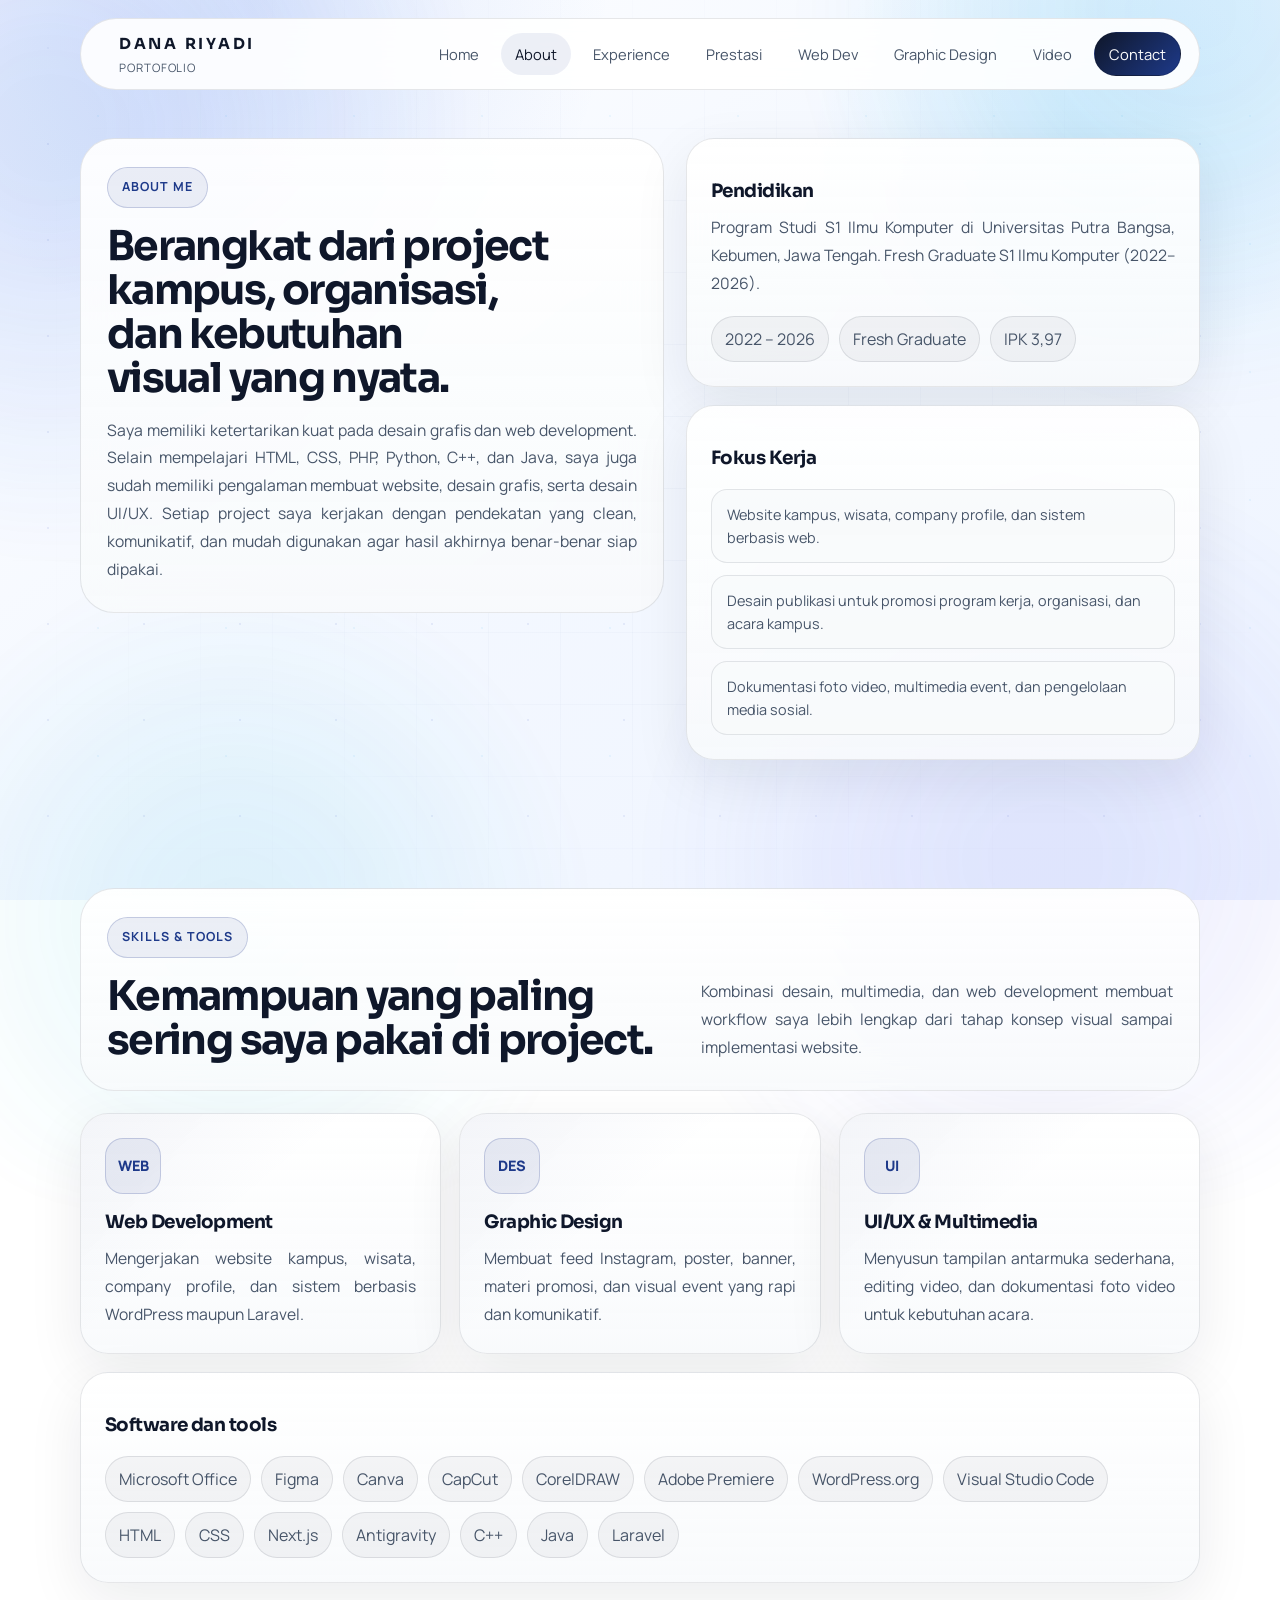
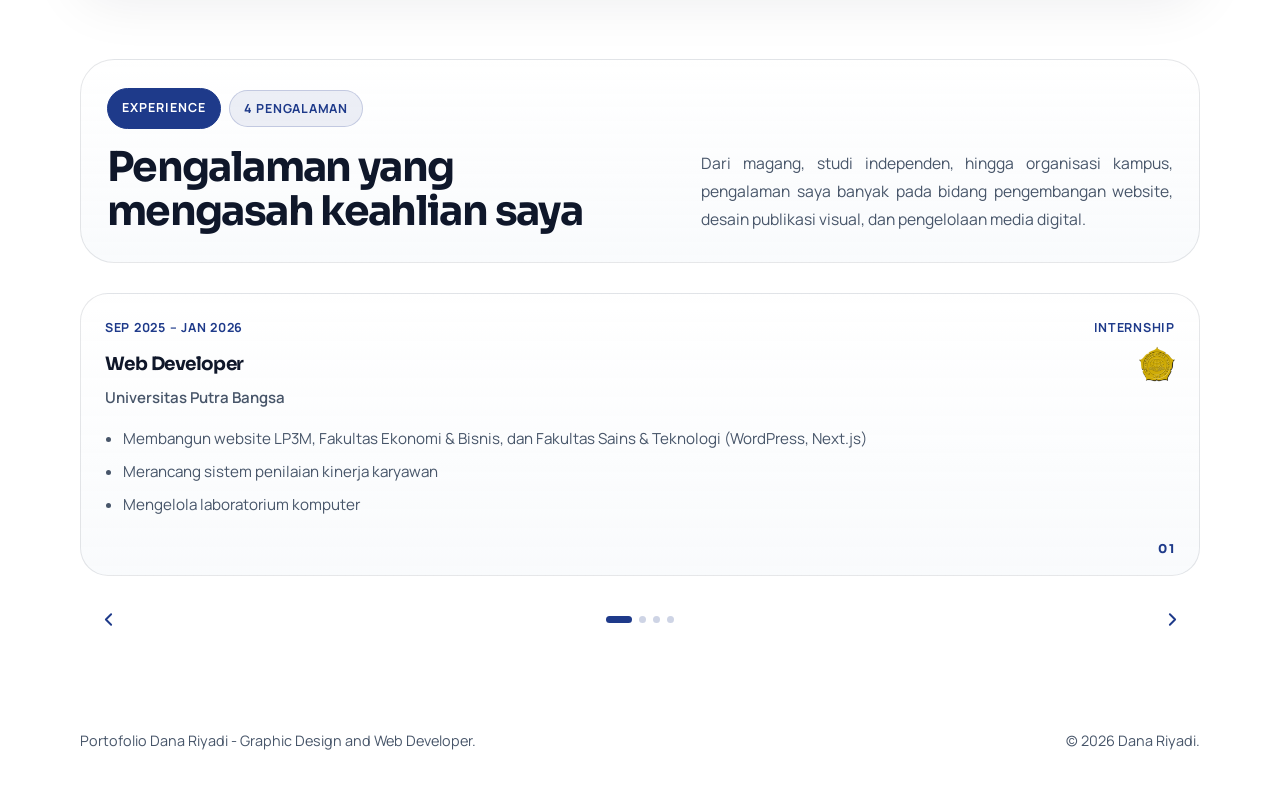
<file: about.html>
<!DOCTYPE html>
<html lang="id">
<head>
  <meta charset="UTF-8">
  <meta name="viewport" content="width=device-width, initial-scale=1.0">
  <meta name="description" content="Tentang Dana Riyadi, graphic designer dan web developer dari Kebumen.">
  <title>About | Dana Riyadi</title>
  <link rel="icon" type="image/png" href="assets/projects/logo.png">
  <link rel="preconnect" href="https://fonts.googleapis.com">
  <link rel="preconnect" href="https://fonts.gstatic.com" crossorigin>
  <link href="https://fonts.googleapis.com/css2?family=Manrope:wght@400;500;600;700;800&family=Sora:wght@500;600;700;800&display=swap" rel="stylesheet">
  <link rel="stylesheet" href="style.css?v=20260904-25">
</head>
<body>
  <div class="page-shell">
    <header class="site-header" id="top">
      <div class="container">
        <nav class="nav">
          <a class="brand" href="index.html" aria-label="Portofolio Dana Riyadi">
            <span class="brand-copy">
              <strong>DANA RIYADI</strong>
              <small>Portofolio</small>
            </span>
          </a>
          <button class="menu-toggle" type="button" aria-label="Buka menu" aria-expanded="false" aria-controls="nav-menu"><span></span><span></span></button>
          <div class="nav-menu" id="nav-menu">
            <a href="index.html">Home</a>
            <a class="active" href="about.html">About</a>
            <a href="index.html#experience">Experience</a>
            <a href="index.html#prestasi">Prestasi</a>
            <a href="webdev.html">Web Dev</a>
            <a href="design.html">Graphic Design</a>
            <a href="video.html">Video</a>
            <a class="nav-cta" href="contact.html">Contact</a>
          </div>
        </nav>
      </div>
    </header>

    <main>
      <section class="section page-hero">
        <div class="container about-grid">
          <div class="section-heading reveal">
            <span class="section-label">About Me</span>
            <h1>Berangkat dari project kampus, organisasi, dan kebutuhan visual yang nyata.</h1>
            <p>
              Saya memiliki ketertarikan kuat pada desain grafis dan web development. Selain mempelajari HTML,
              CSS, PHP, Python, C++, dan Java, saya juga sudah memiliki pengalaman membuat website, desain grafis,
              serta desain UI/UX. Setiap project saya kerjakan dengan pendekatan yang clean, komunikatif,
              dan mudah digunakan agar hasil akhirnya benar-benar siap dipakai.
            </p>
          </div>

          <div class="about-stack">
            <article class="glass-card reveal">
              <h3>Pendidikan</h3>
              <p>
                Program Studi S1 Ilmu Komputer di Universitas Putra Bangsa, Kebumen, Jawa Tengah.
                Fresh Graduate S1 Ilmu Komputer (2022–2026).
              </p>
              <div class="tag-list">
                <span>2022 – 2026</span>
                <span>Fresh Graduate</span>
                <span>IPK 3,97</span>
              </div>
            </article>

            <article class="glass-card reveal">
              <h3>Fokus Kerja</h3>
              <ul class="value-list">
                <li>Website kampus, wisata, company profile, dan sistem berbasis web.</li>
                <li>Desain publikasi untuk promosi program kerja, organisasi, dan acara kampus.</li>
                <li>Dokumentasi foto video, multimedia event, dan pengelolaan media sosial.</li>
              </ul>
            </article>
          </div>
        </div>
      </section>

      <section class="section">
        <div class="container">
          <div class="section-heading section-heading--split reveal">
            <div>
              <span class="section-label">Skills & Tools</span>
              <h2>Kemampuan yang paling sering saya pakai di project.</h2>
            </div>
            <p>
              Kombinasi desain, multimedia, dan web development membuat workflow saya lebih lengkap
              dari tahap konsep visual sampai implementasi website.
            </p>
          </div>

          <div class="services-grid">
            <article class="service-card reveal">
              <div class="service-icon">WEB</div>
              <h3>Web Development</h3>
              <p>Mengerjakan website kampus, wisata, company profile, dan sistem berbasis WordPress maupun Laravel.</p>
            </article>
            <article class="service-card reveal">
              <div class="service-icon">DES</div>
              <h3>Graphic Design</h3>
              <p>Membuat feed Instagram, poster, banner, materi promosi, dan visual event yang rapi dan komunikatif.</p>
            </article>
            <article class="service-card reveal">
              <div class="service-icon">UI</div>
              <h3>UI/UX & Multimedia</h3>
              <p>Menyusun tampilan antarmuka sederhana, editing video, dan dokumentasi foto video untuk kebutuhan acara.</p>
            </article>
          </div>

          <article class="glass-card reveal tools-card">
            <h3>Software dan tools</h3>
            <div class="tag-list skill-cloud">
              <span>Microsoft Office</span><span>Figma</span><span>Canva</span><span>CapCut</span><span>CorelDRAW</span>
              <span>Adobe Premiere</span><span>WordPress.org</span><span>Visual Studio Code</span><span>HTML</span>
              <span>CSS</span><span>Next.js</span><span>Antigravity</span><span>C++</span><span>Java</span><span>Laravel</span>
            </div>
          </article>
        </div>
      </section>

      <section class="section process-section">
        <div class="container">
          <div class="section-heading section-heading--split reveal">
            <div>
              <div class="section-label-row">
                <span class="section-label">Experience</span>
                <span class="section-count-badge" data-carousel-count data-count-label="Pengalaman">4 Pengalaman</span>
              </div>
              <h2>Pengalaman yang mengasah keahlian saya</h2>
            </div>
            <p>
              Dari magang, studi independen, hingga organisasi kampus, pengalaman saya banyak pada bidang pengembangan website, desain publikasi visual, dan pengelolaan media digital.
            </p>
          </div>

          <div class="experience-grid horizontal-auto-carousel" data-horizontal-carousel aria-label="Daftar pengalaman">
            <article class="glass-card reveal experience-card">
              <div class="experience-meta">
                <span>Sep 2025 – Jan 2026</span>
                <span>Internship</span>
              </div>
              <div class="experience-title-row">
                <h3>Web Developer</h3>
                <img src="assets/projects/logo pengalaman/upb.png" alt="Logo Universitas Putra Bangsa" class="experience-title-logo">
              </div>
              <h4>Universitas Putra Bangsa</h4>
              <ul class="experience-list">
                <li>Membangun website LP3M, Fakultas Ekonomi &amp; Bisnis, dan Fakultas Sains &amp; Teknologi (WordPress, Next.js)</li>
                <li>Merancang sistem penilaian kinerja karyawan</li>
                <li>Mengelola laboratorium komputer</li>
              </ul>
            </article>
            <article class="glass-card reveal experience-card">
              <div class="experience-meta"><span>Sep 2024 – Des 2024</span><span>Certified Study</span></div>
              <div class="experience-title-row">
                <h3>Web Developer</h3>
                <div style="display:flex;align-items:center;gap:8px;">
                  <img src="assets/projects/logo pengalaman/educourse.png" alt="Logo Educourse" class="experience-title-logo">
                  <img src="assets/projects/logo pengalaman/kampus merdeka.png" alt="Logo Kampus Merdeka" class="experience-title-logo">
                </div>
              </div>
              <h4>PT Maleo Edukasi Teknologi (Kampus Merdeka)</h4>
              <ul class="experience-list">
                <li>Menjalani 840 jam pelatihan pengembangan platform edukasi berbasis Django</li>
                <li>Membangun platform daycare full-stack: database, autentikasi, otorisasi &amp; integrasi API</li>
                <li>Merancang front-end responsif, CMS konten pembelajaran, serta analisis &amp; visualisasi data</li>
              </ul>
            </article>
            <article class="glass-card reveal experience-card">
              <div class="experience-meta"><span>Des 2024 – Des 2025</span><span>Organization</span></div>
              <div class="experience-title-row">
                <h3>Kepala Departemen Media dan Informasi</h3>
                <div style="display:flex;align-items:center;gap:8px;">
                  <img src="assets/projects/logo pengalaman/bima cipta.png" alt="Logo Kabinet Bima Cita" class="experience-title-logo">
                  <img src="assets/projects/logo pengalaman/bem upb.png" alt="Logo BEM UPB" class="experience-title-logo">
                </div>
              </div>
              <h4>Badan Eksekutif Mahasiswa, Universitas Putra Bangsa</h4>
              <ul class="experience-list">
                <li>Mengelola website &amp; Instagram BEM UPB</li>
                <li>Memproduksi seluruh konten visual (Canva, CapCut, CorelDraw)</li>
                <li>Mengoordinasikan 3 UKM: Fotografi &amp; Videografi, Jurnalistik, Pik-Ma</li>
              </ul>
            </article>
            <article class="glass-card reveal experience-card">
              <div class="experience-meta"><span>Des 2022 – Des 2024</span><span>Organization</span></div>
              <div class="experience-title-row">
                <h3>Divisi Publikasi, Desain &amp; Dokumentasi</h3>
                <img src="assets/projects/logo pengalaman/ec.jpg" alt="Logo UKM English Club" class="experience-title-logo">
              </div>
              <h4>UKM English Club, Universitas Putra Bangsa</h4>
              <ul class="experience-list">
                <li>Mengelola akun Instagram organisasi</li>
                <li>Memproduksi media publikasi menggunakan Canva &amp; CapCut</li>
                <li>Mendokumentasikan kegiatan melalui foto &amp; video</li>
              </ul>
            </article>
          </div>
        </div>
      </section>
    </main>

    <footer class="site-footer">
      <div class="container footer-content">
        <p>Portofolio Dana Riyadi - Graphic Design and Web Developer.</p>
        <p>&copy; <span id="year"></span> Dana Riyadi.</p>
      </div>
    </footer>
  </div>
  <script src="script.js?v=20260904-25"></script>
</body>
</html>
</file>
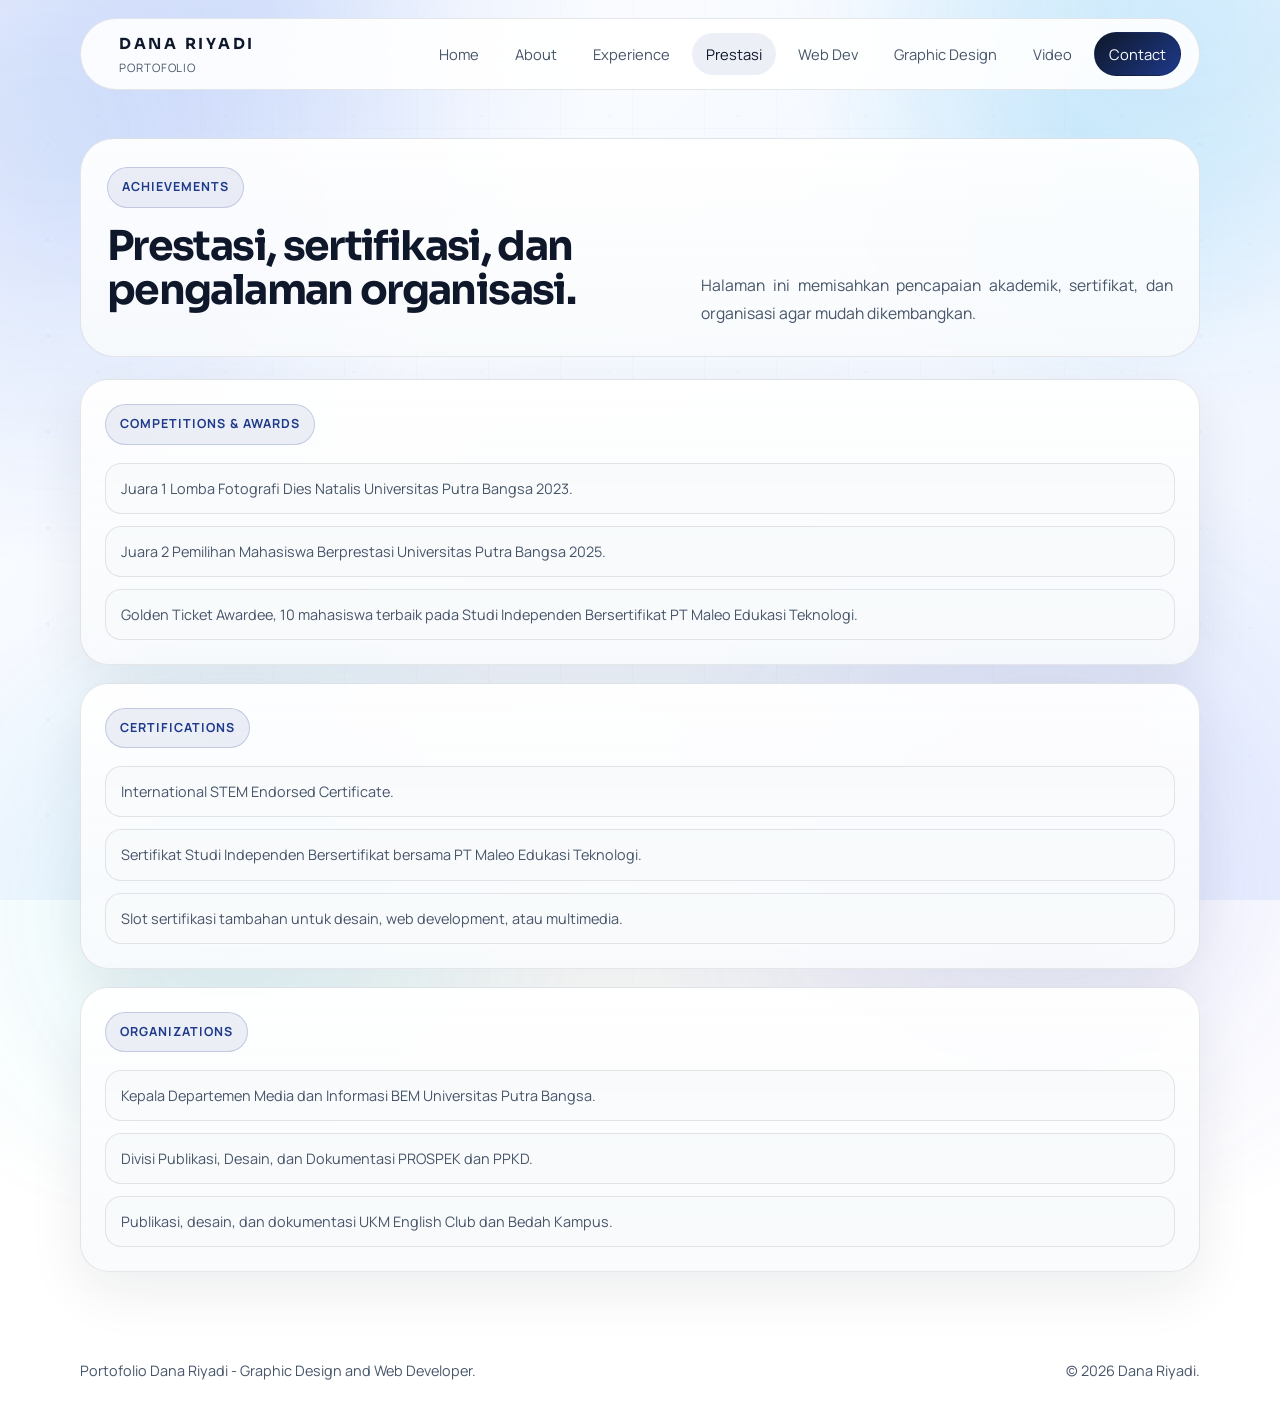
<file: achievements.html>
<!DOCTYPE html>
<html lang="id">
<head>
  <meta charset="UTF-8">
  <meta name="viewport" content="width=device-width, initial-scale=1.0">
  <meta name="description" content="Achievements, awards, certifications, and organizations Dana Riyadi.">
  <title>Achievements | Dana Riyadi</title>
  <link rel="icon" type="image/png" href="assets/projects/logo.png">
  <link rel="preconnect" href="https://fonts.googleapis.com">
  <link rel="preconnect" href="https://fonts.gstatic.com" crossorigin>
  <link href="https://fonts.googleapis.com/css2?family=Manrope:wght@400;500;600;700;800&family=Sora:wght@500;600;700;800&display=swap" rel="stylesheet">
  <link rel="stylesheet" href="style.css">
</head>
<body>
  <div class="page-shell">
    <header class="site-header" id="top"><div class="container"><nav class="nav"><a class="brand" href="index.html" aria-label="Portofolio Dana Riyadi"><span class="brand-copy"><strong>DANA RIYADI</strong><small>Portofolio</small></span></a><button class="menu-toggle" type="button" aria-label="Buka menu" aria-expanded="false" aria-controls="nav-menu"><span></span><span></span></button><div class="nav-menu" id="nav-menu"><a href="index.html">Home</a><a href="about.html">About</a><a href="index.html#experience">Experience</a><a class="active" href="achievements.html">Prestasi</a><a href="webdev.html">Web Dev</a><a href="design.html">Graphic Design</a><a href="video.html">Video</a><a class="nav-cta" href="contact.html">Contact</a></div></nav></div></header>
    <main>
      <section class="section page-hero">
        <div class="container">
          <div class="section-heading section-heading--split reveal">
            <div><span class="section-label">Achievements</span><h1>Prestasi, sertifikasi, dan pengalaman organisasi.</h1></div>
            <p>Halaman ini memisahkan pencapaian akademik, sertifikat, dan organisasi agar mudah dikembangkan.</p>
          </div>

          <div class="achievement-stack">
            <section class="glass-card reveal">
              <span class="section-label">Competitions & Awards</span>
              <ul class="value-list">
                <li>Juara 1 Lomba Fotografi Dies Natalis Universitas Putra Bangsa 2023.</li>
                <li>Juara 2 Pemilihan Mahasiswa Berprestasi Universitas Putra Bangsa 2025.</li>
                <li>Golden Ticket Awardee, 10 mahasiswa terbaik pada Studi Independen Bersertifikat PT Maleo Edukasi Teknologi.</li>
              </ul>
            </section>

            <section class="glass-card reveal">
              <span class="section-label">Certifications</span>
              <ul class="value-list">
                <li>International STEM Endorsed Certificate.</li>
                <li>Sertifikat Studi Independen Bersertifikat bersama PT Maleo Edukasi Teknologi.</li>
                <li>Slot sertifikasi tambahan untuk desain, web development, atau multimedia.</li>
              </ul>
            </section>

            <section class="glass-card reveal">
              <span class="section-label">Organizations</span>
              <ul class="value-list">
                <li>Kepala Departemen Media dan Informasi BEM Universitas Putra Bangsa.</li>
                <li>Divisi Publikasi, Desain, dan Dokumentasi PROSPEK dan PPKD.</li>
                <li>Publikasi, desain, dan dokumentasi UKM English Club dan Bedah Kampus.</li>
              </ul>
            </section>
          </div>
        </div>
      </section>
    </main>
    <footer class="site-footer"><div class="container footer-content"><p>Portofolio Dana Riyadi - Graphic Design and Web Developer.</p><p>&copy; <span id="year"></span> Dana Riyadi.</p></div></footer>
  </div>
  <script src="script.js"></script>
</body>
</html>
</file>
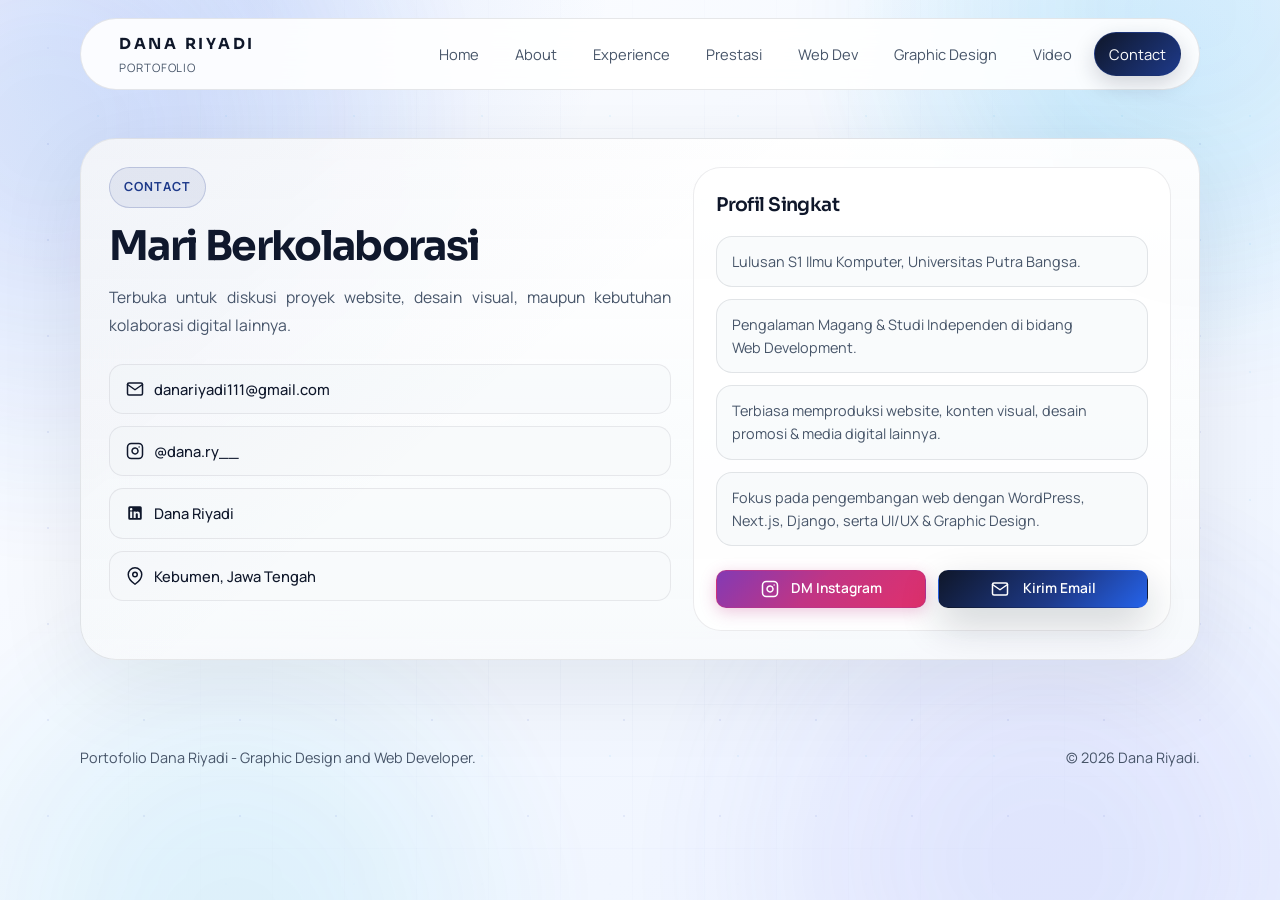
<file: contact.html>
<!DOCTYPE html>
<html lang="id">
<head>
  <meta charset="UTF-8">
  <meta name="viewport" content="width=device-width, initial-scale=1.0">
  <meta name="description" content="Contact Dana Riyadi untuk project desain, website, dan kolaborasi digital.">
  <title>Contact | Dana Riyadi</title>
  <link rel="icon" type="image/png" href="assets/projects/logo.png">
  <link rel="preconnect" href="https://fonts.googleapis.com">
  <link rel="preconnect" href="https://fonts.gstatic.com" crossorigin>
  <link href="https://fonts.googleapis.com/css2?family=Manrope:wght@400;500;600;700;800&family=Sora:wght@500;600;700;800&display=swap" rel="stylesheet">
  <link rel="stylesheet" href="style.css">
</head>
<body>
  <div class="page-shell">
    <header class="site-header" id="top"><div class="container"><nav class="nav"><a class="brand" href="index.html" aria-label="Portofolio Dana Riyadi"><span class="brand-copy"><strong>DANA RIYADI</strong><small>Portofolio</small></span></a><button class="menu-toggle" type="button" aria-label="Buka menu" aria-expanded="false" aria-controls="nav-menu"><span></span><span></span></button><div class="nav-menu" id="nav-menu"><a href="index.html">Home</a><a href="about.html">About</a><a href="index.html#experience">Experience</a><a href="index.html#prestasi">Prestasi</a><a href="webdev.html">Web Dev</a><a href="design.html">Graphic Design</a><a href="video.html">Video</a><a class="nav-cta active" href="contact.html">Contact</a></div></nav></div></header>
    <main>
      <section class="section page-hero">
        <div class="container">
          <div class="contact-panel reveal">
            <div class="contact-copy">
              <span class="section-label">Contact</span>
              <h1>Mari Berkolaborasi</h1>
              <p>
                Terbuka untuk diskusi proyek website, desain visual, maupun kebutuhan kolaborasi digital lainnya.
              </p>

              <div class="contact-list">
                <a href="mailto:danariyadi111@gmail.com">
                  <svg width="18" height="18" viewBox="0 0 24 24" fill="none" stroke="currentColor" stroke-width="2" stroke-linecap="round" stroke-linejoin="round" style="flex-shrink:0;"><path d="M4 4h16c1.1 0 2 .9 2 2v12c0 1.1-.9 2-2 2H4c-1.1 0-2-.9-2-2V6c0-1.1.9-2 2-2z"/><polyline points="22,6 12,13 2,6"/></svg>
                  <span>danariyadi111@gmail.com</span>
                </a>
                <a href="https://www.instagram.com/dana.ry__" target="_blank" rel="noreferrer">
                  <svg width="18" height="18" viewBox="0 0 24 24" fill="none" stroke="currentColor" stroke-width="2" stroke-linecap="round" stroke-linejoin="round" style="flex-shrink:0;"><rect x="2" y="2" width="20" height="20" rx="5" ry="5"/><path d="M16 11.37A4 4 0 1 1 12.63 8 4 4 0 0 1 16 11.37z"/><line x1="17.5" y1="6.5" x2="17.51" y2="6.5"/></svg>
                  <span>@dana.ry__</span>
                </a>
                <a href="https://www.linkedin.com/in/dana-riyadi-aab14333b" target="_blank" rel="noreferrer">
                  <svg width="18" height="18" viewBox="0 0 24 24" fill="currentColor" style="flex-shrink:0;"><path d="M19 3a2 2 0 0 1 2 2v14a2 2 0 0 1-2 2H5a2 2 0 0 1-2-2V5a2 2 0 0 1 2-2h14m-.5 15.5v-5.3a3.26 3.26 0 0 0-3.26-3.26c-.85 0-1.84.52-2.28 1.3v-1.11h-2.79v8.37h2.79v-4.93c0-.77.62-1.4 1.39-1.4a1.4 1.4 0 0 1 1.4 1.4v4.93h2.75M6.88 8.56a1.68 1.68 0 0 0 1.68-1.68c0-.93-.75-1.69-1.68-1.69a1.69 1.69 0 0 0-1.69 1.69c0 .93.76 1.68 1.69 1.68m1.39 9.94v-8.37H5.5v8.37h2.77z"/></svg>
                  <span>Dana Riyadi</span>
                </a>
                <a href="https://maps.google.com/?q=Kebumen%2C%20Jawa%20Tengah" target="_blank" rel="noreferrer">
                  <svg width="18" height="18" viewBox="0 0 24 24" fill="none" stroke="currentColor" stroke-width="2" stroke-linecap="round" stroke-linejoin="round" style="flex-shrink:0;"><path d="M21 10c0 7-9 13-9 13s-9-6-9-13a9 9 0 0 1 18 0z"/><circle cx="12" cy="10" r="3"/></svg>
                  <span>Kebumen, Jawa Tengah</span>
                </a>
              </div>
            </div>

            <div class="contact-form contact-side">
              <h3>Profil Singkat</h3>
              <ul class="value-list compact-list">
                <li>Lulusan S1 Ilmu Komputer, Universitas Putra Bangsa.</li>
                <li>Pengalaman Magang &amp; Studi Independen di bidang Web Development.</li>
                <li>Terbiasa memproduksi website, konten visual, desain promosi &amp; media digital lainnya.</li>
                <li>Fokus pada pengembangan web dengan WordPress, Next.js, Django, serta UI/UX &amp; Graphic Design.</li>
              </ul>
              <div class="contact-actions">
                <a class="button button-instagram" href="https://ig.me/m/dana.ry__" target="_blank" rel="noreferrer">
                  <svg width="18" height="18" viewBox="0 0 24 24" fill="none" stroke="currentColor" stroke-width="2" stroke-linecap="round" stroke-linejoin="round" style="margin-right: 6px;"><rect x="2" y="2" width="20" height="20" rx="5" ry="5"/><path d="M16 11.37A4 4 0 1 1 12.63 8 4 4 0 0 1 16 11.37z"/><line x1="17.5" y1="6.5" x2="17.51" y2="6.5"/></svg>
                  <span>DM Instagram</span>
                </a>
                <a class="button button-primary" href="mailto:danariyadi111@gmail.com">
                  <svg width="18" height="18" viewBox="0 0 24 24" fill="none" stroke="currentColor" stroke-width="2" stroke-linecap="round" stroke-linejoin="round" style="margin-right: 8px;"><path d="M4 4h16c1.1 0 2 .9 2 2v12c0 1.1-.9 2-2 2H4c-1.1 0-2-.9-2-2V6c0-1.1.9-2 2-2z"/><polyline points="22,6 12,13 2,6"/></svg>
                  <span>Kirim Email</span>
                </a>
              </div>
            </div>
          </div>
        </div>
      </section>
    </main>
    <footer class="site-footer"><div class="container footer-content"><p>Portofolio Dana Riyadi - Graphic Design and Web Developer.</p><p>&copy; <span id="year"></span> Dana Riyadi.</p></div></footer>
  </div>

  <script src="script.js"></script>
</body>
</html>
</file>
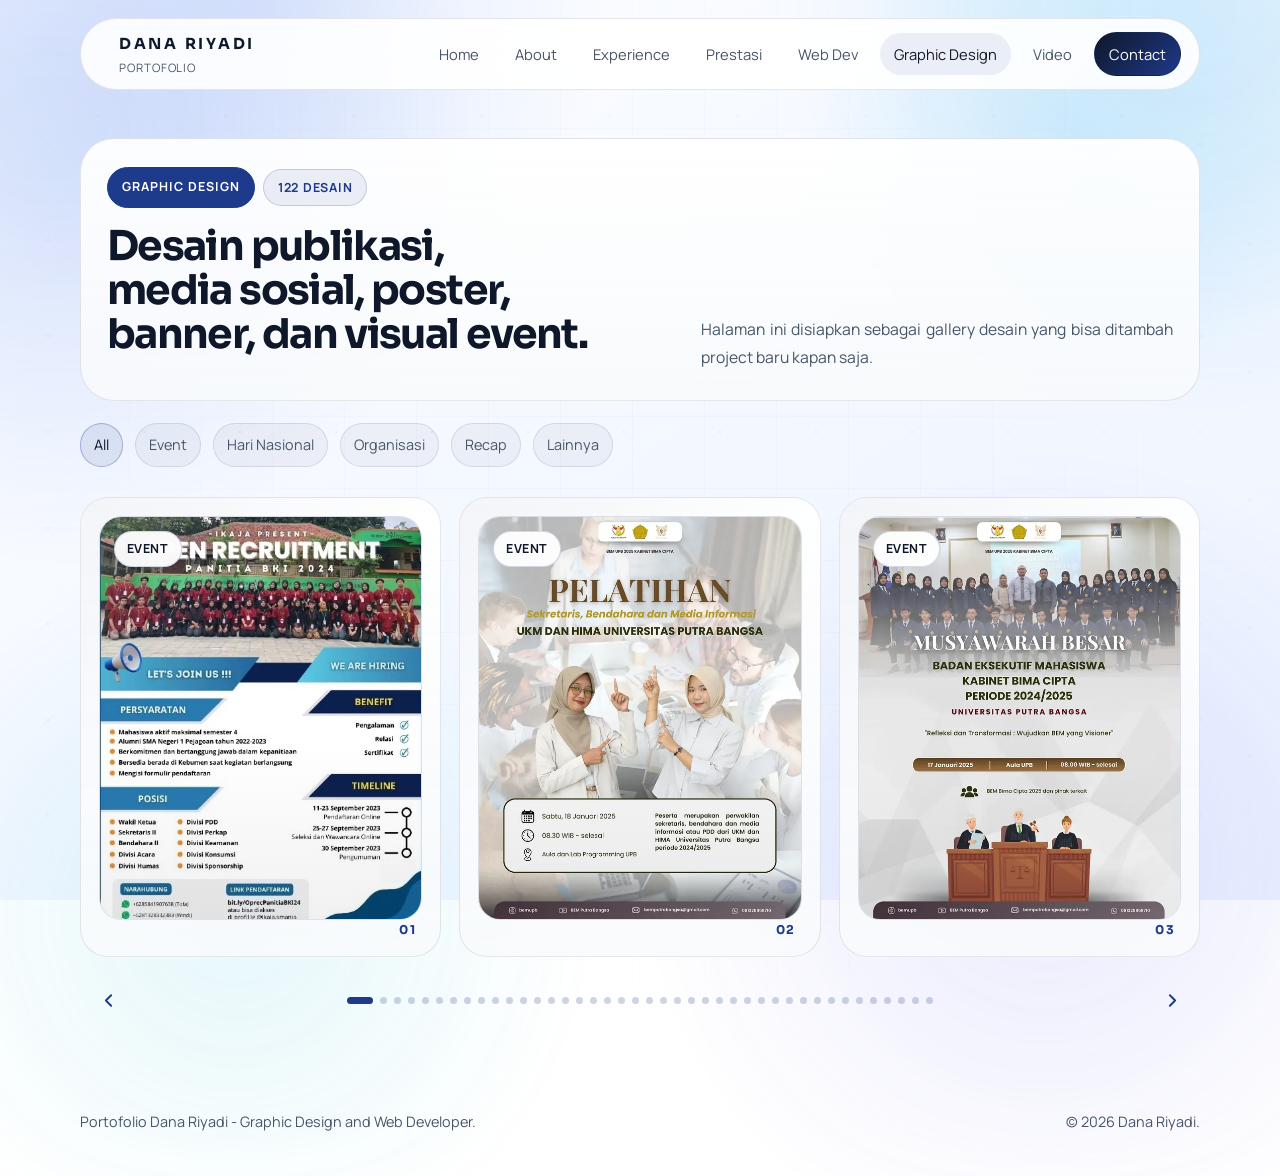
<file: design.html>
<!DOCTYPE html>
<html lang="id">
<head>
  <meta charset="UTF-8">
  <meta name="viewport" content="width=device-width, initial-scale=1.0">
  <meta name="description" content="Portofolio graphic design Dana Riyadi.">
  <title>Graphic Design | Dana Riyadi</title>
  <link rel="icon" type="image/png" href="assets/projects/logo.png">
  <link rel="preconnect" href="https://fonts.googleapis.com">
  <link rel="preconnect" href="https://fonts.gstatic.com" crossorigin>
  <link href="https://fonts.googleapis.com/css2?family=Manrope:wght@400;500;600;700;800&family=Sora:wght@500;600;700;800&display=swap" rel="stylesheet">
  <link rel="stylesheet" href="style.css?v=20260904-25">
</head>
<body>
  <div class="page-shell">
    <header class="site-header" id="top"><div class="container"><nav class="nav"><a class="brand" href="index.html" aria-label="Portofolio Dana Riyadi"><span class="brand-copy"><strong>DANA RIYADI</strong><small>Portofolio</small></span></a><button class="menu-toggle" type="button" aria-label="Buka menu" aria-expanded="false" aria-controls="nav-menu"><span></span><span></span></button><div class="nav-menu" id="nav-menu"><a href="index.html">Home</a><a href="about.html">About</a><a href="index.html#experience">Experience</a><a href="index.html#prestasi">Prestasi</a><a href="webdev.html">Web Dev</a><a class="active" href="design.html">Graphic Design</a><a href="video.html">Video</a><a class="nav-cta" href="contact.html">Contact</a></div></nav></div></header>
    <main>
      <section class="section page-hero">
        <div class="container">
          <div class="section-heading section-heading--split reveal">
            <div>
              <div class="section-label-row">
                <span class="section-label">Graphic Design</span>
                <span class="section-count-badge" data-carousel-count data-carousel-count-for="design-gallery" data-count-label="Desain">122 Desain</span>
              </div>
              <h1>Desain publikasi, media sosial, poster, banner, dan visual event.</h1>
            </div>
            <p>Halaman ini disiapkan sebagai gallery desain yang bisa ditambah project baru kapan saja.</p>
          </div>
          <div class="filter-bar reveal" role="tablist" aria-label="Filter desain grafis">
            <button class="filter-button active" type="button" data-filter="all">All</button>
            <button class="filter-button" type="button" data-filter="event">Event</button>
            <button class="filter-button" type="button" data-filter="hari-nasional">Hari Nasional</button>
            <button class="filter-button" type="button" data-filter="organisasi">Organisasi</button>
            <button class="filter-button" type="button" data-filter="recap">Recap</button>
            <button class="filter-button" type="button" data-filter="lainnya">Lainnya</button>
          </div>

          <div class="projects-grid design-grid horizontal-auto-carousel portfolio-design-carousel" id="design-gallery" data-horizontal-carousel data-carousel-items-desktop="3" data-scroll-step-desktop="3" data-carousel-animation="smooth" aria-label="Daftar desain grafis"></div>
        </div>
      </section>
    </main>
    <footer class="site-footer"><div class="container footer-content"><p>Portofolio Dana Riyadi - Graphic Design and Web Developer.</p><p>&copy; <span id="year"></span> Dana Riyadi.</p></div></footer>
  </div>
  <script src="script.js?v=20260904-25"></script>
</body>
</html>
</file>
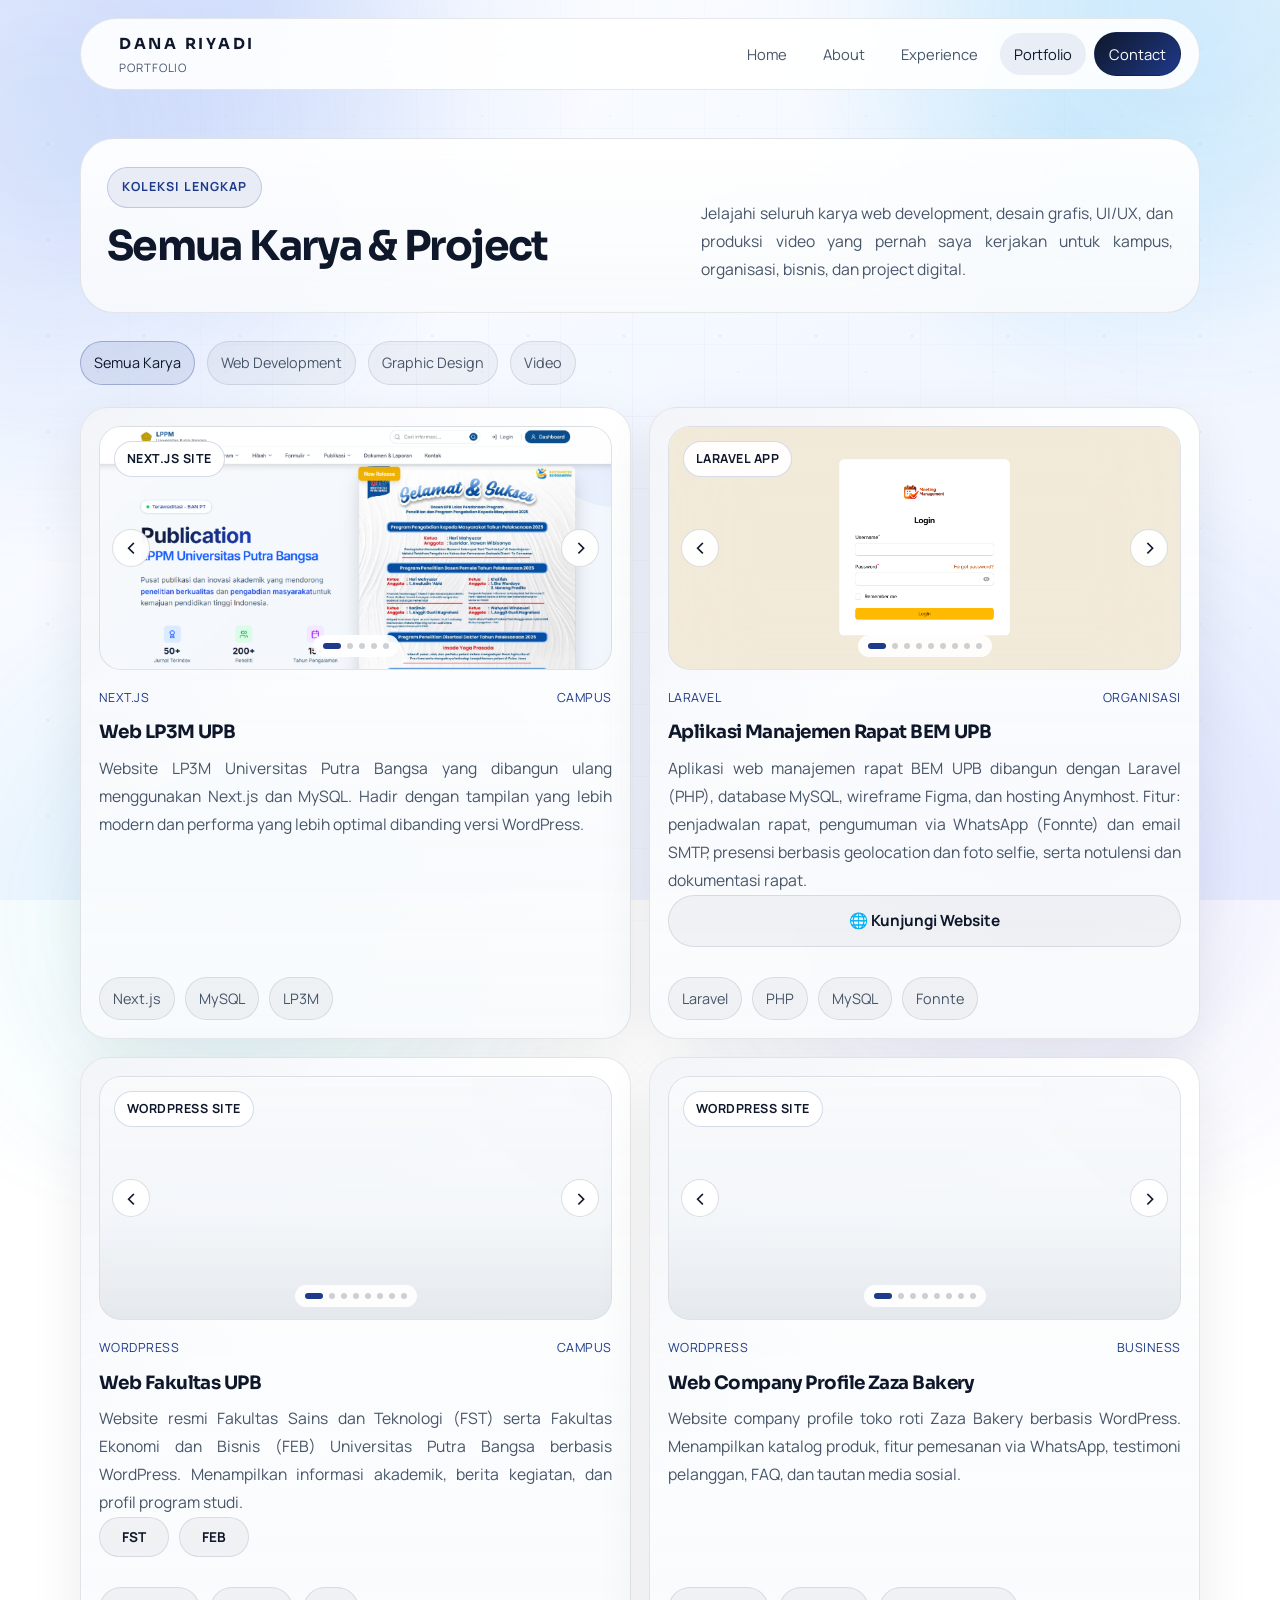
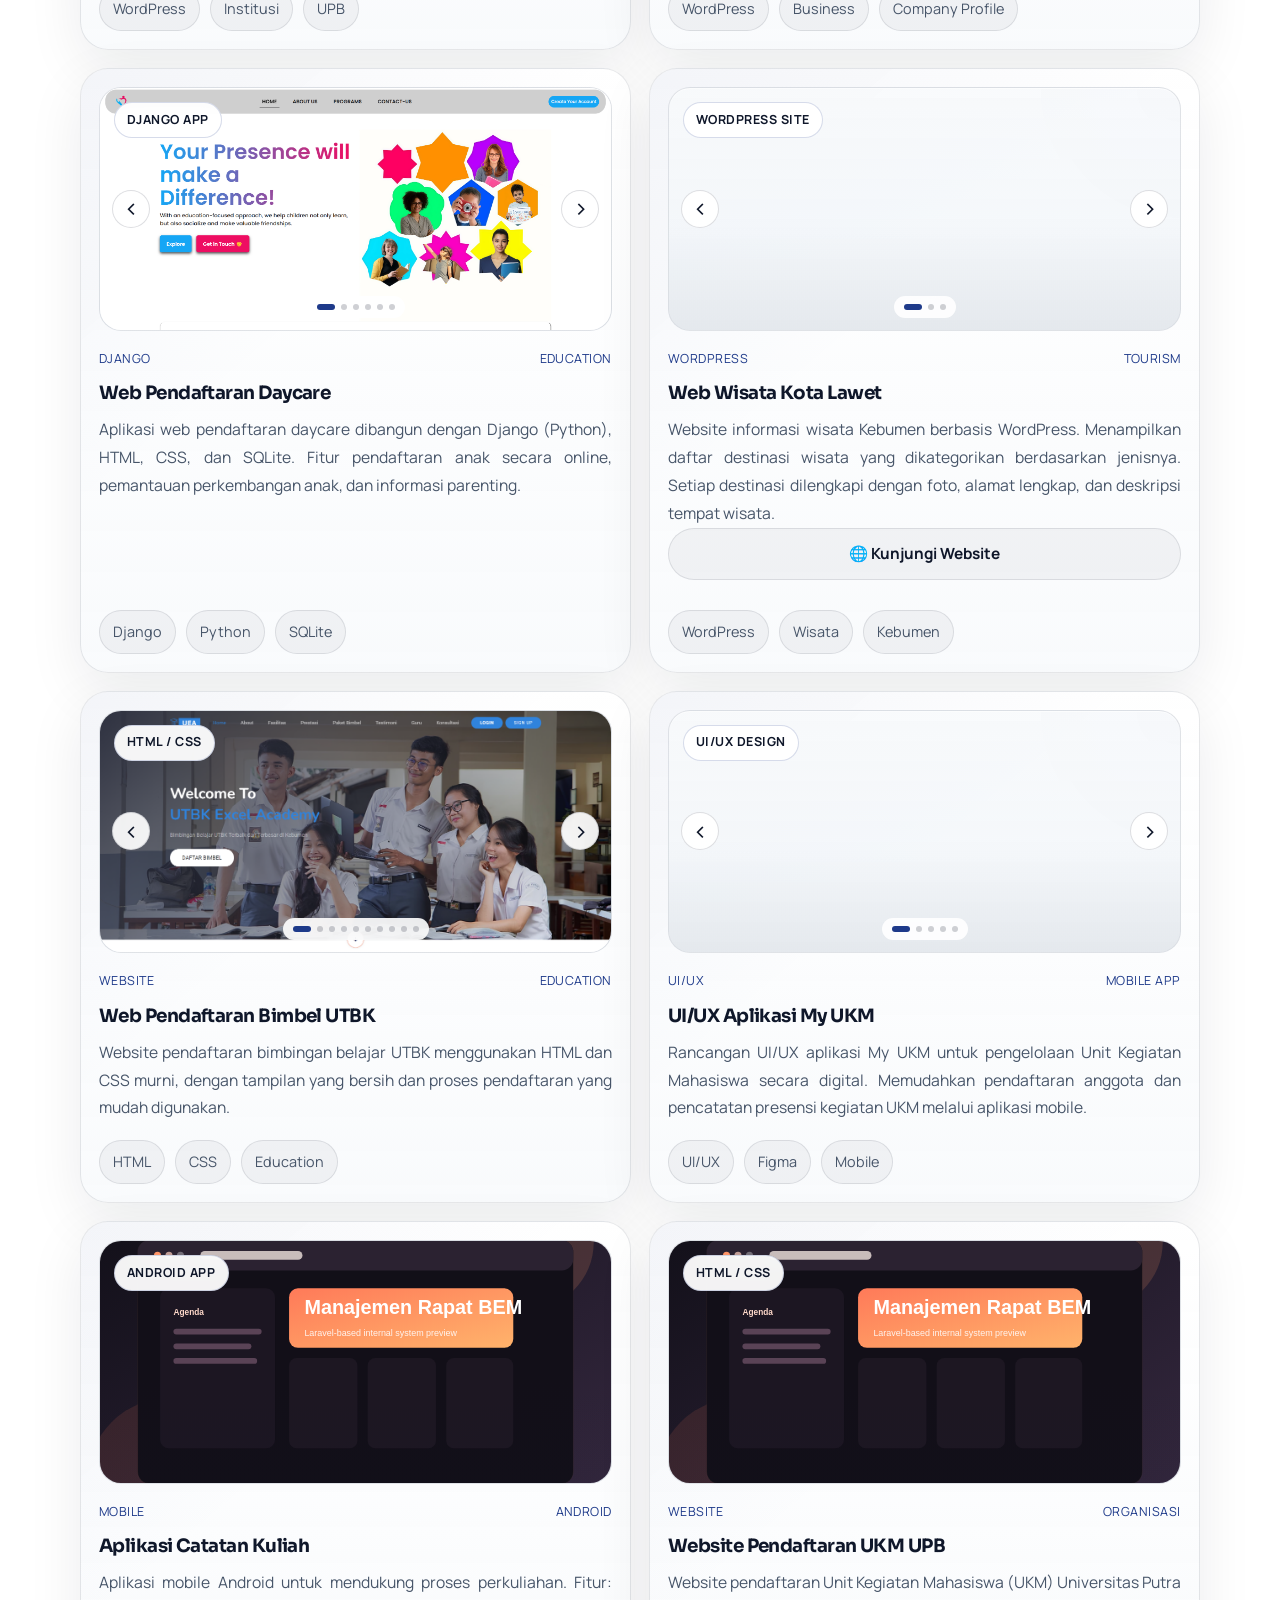
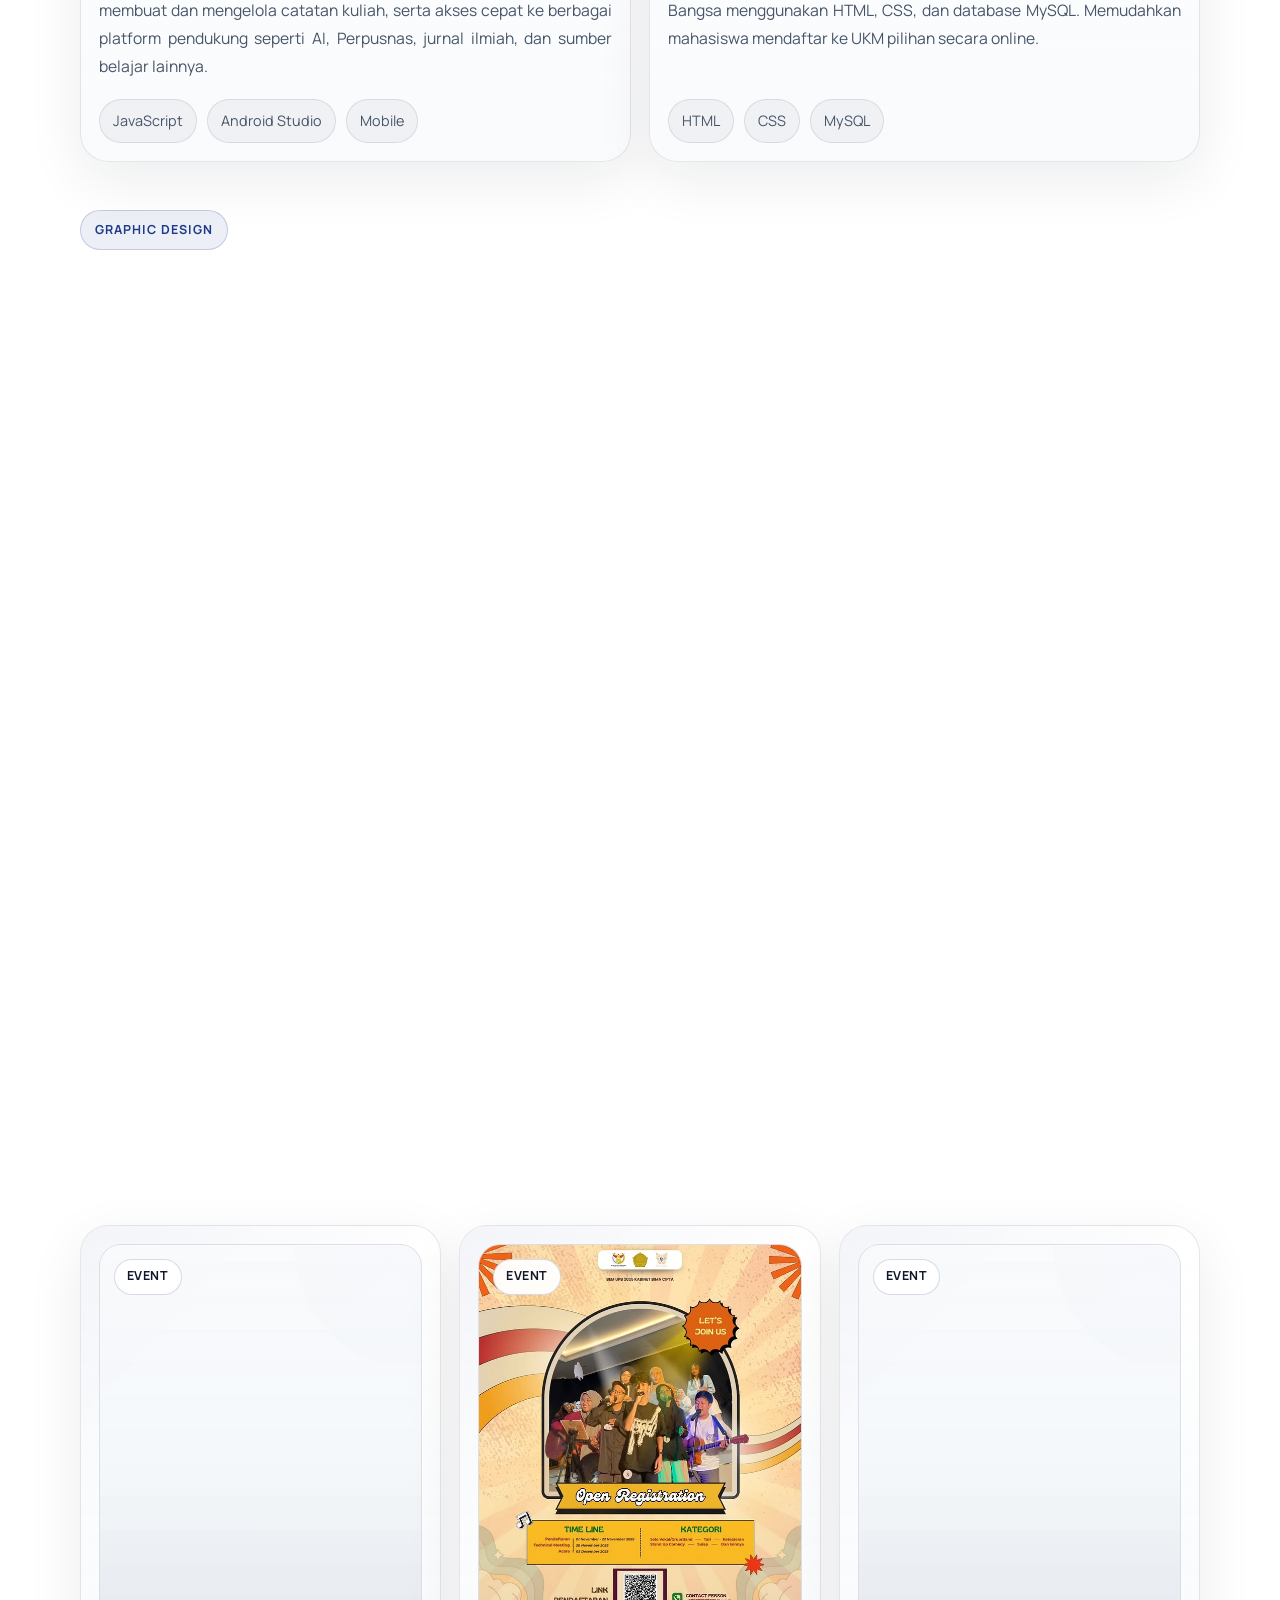
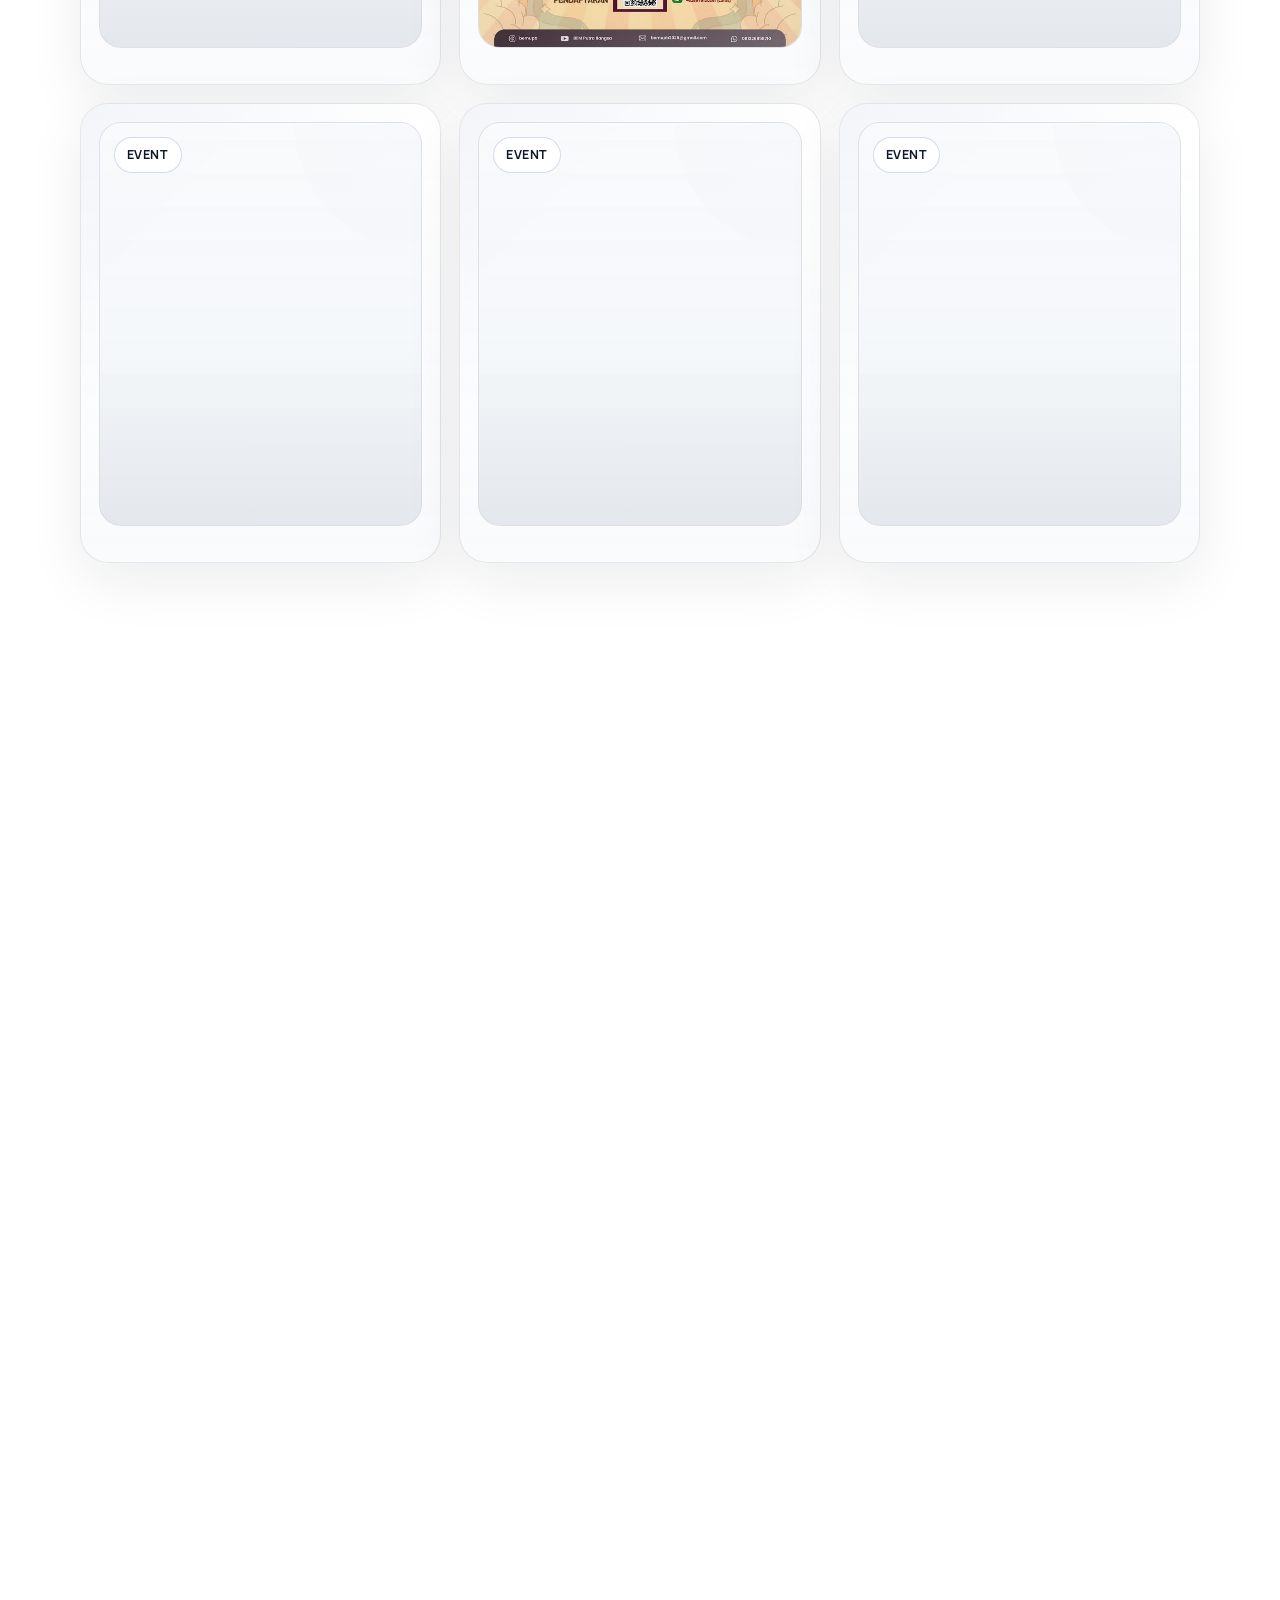
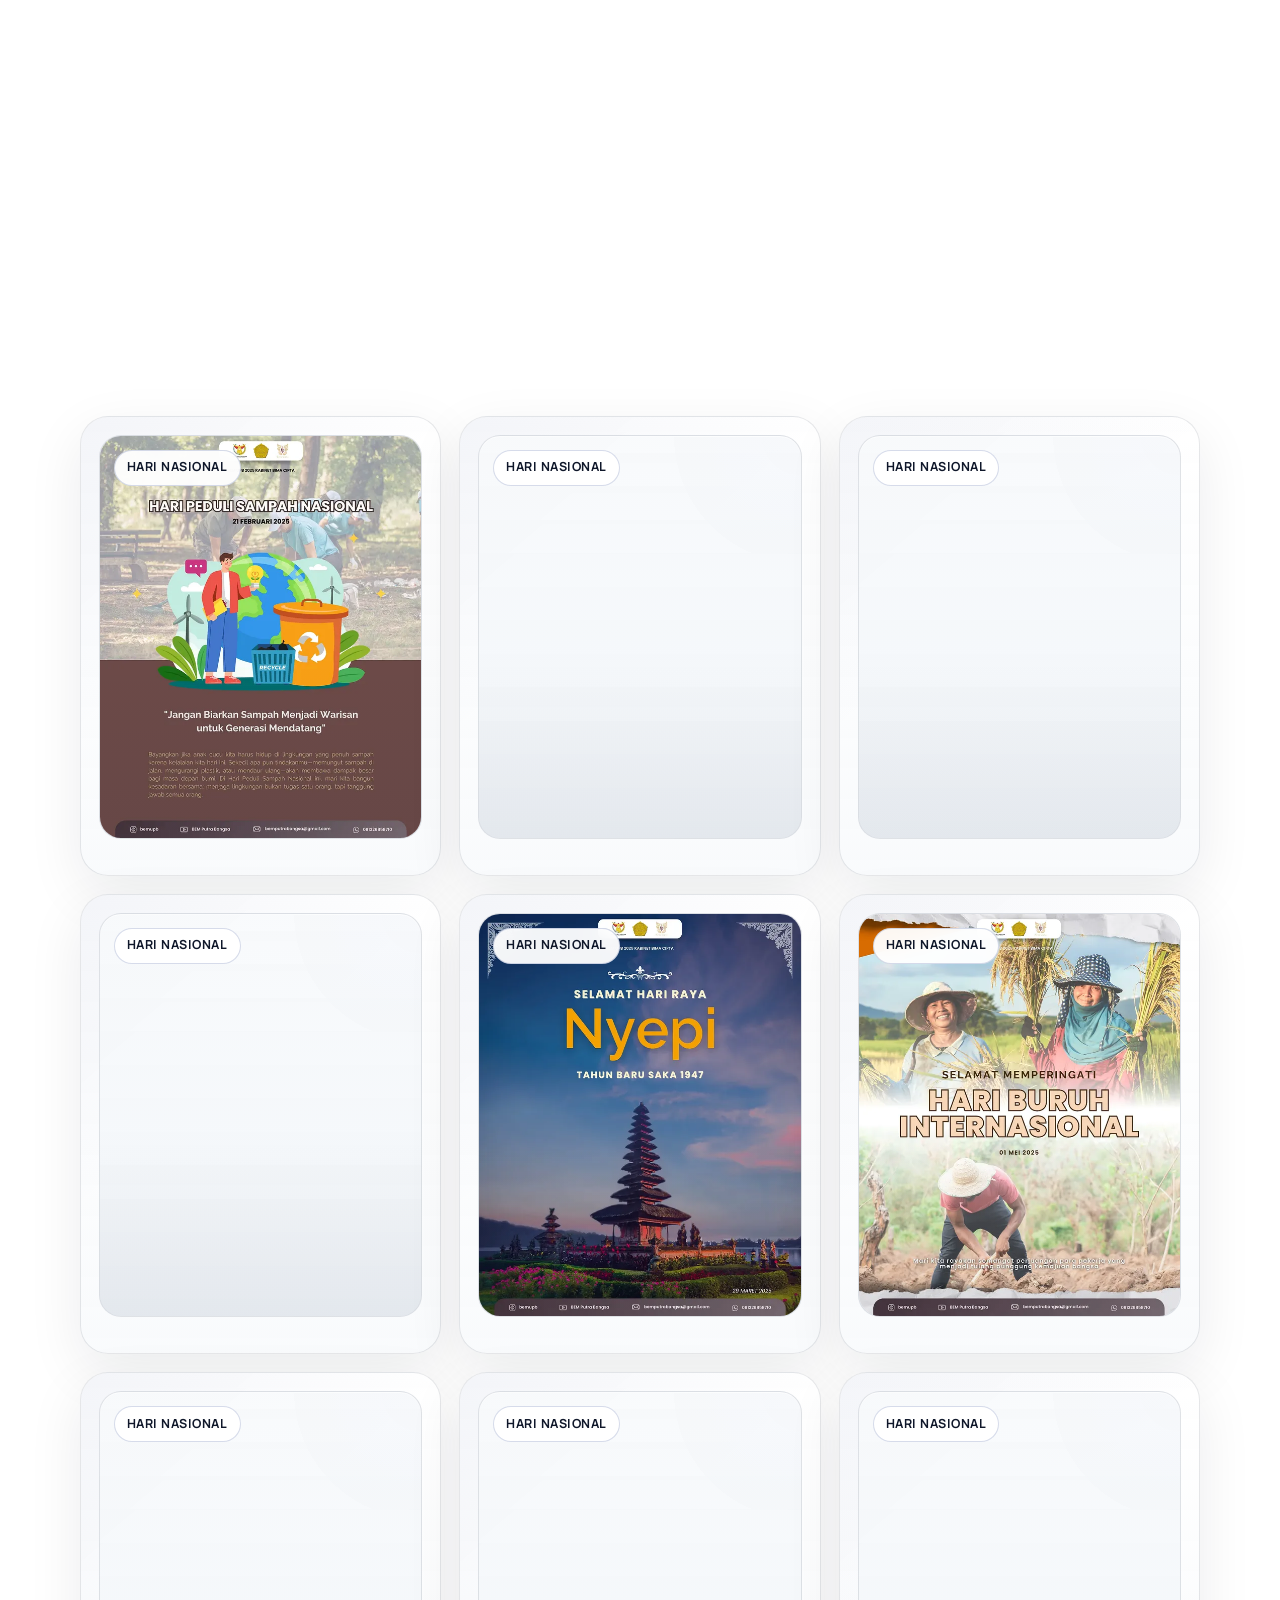
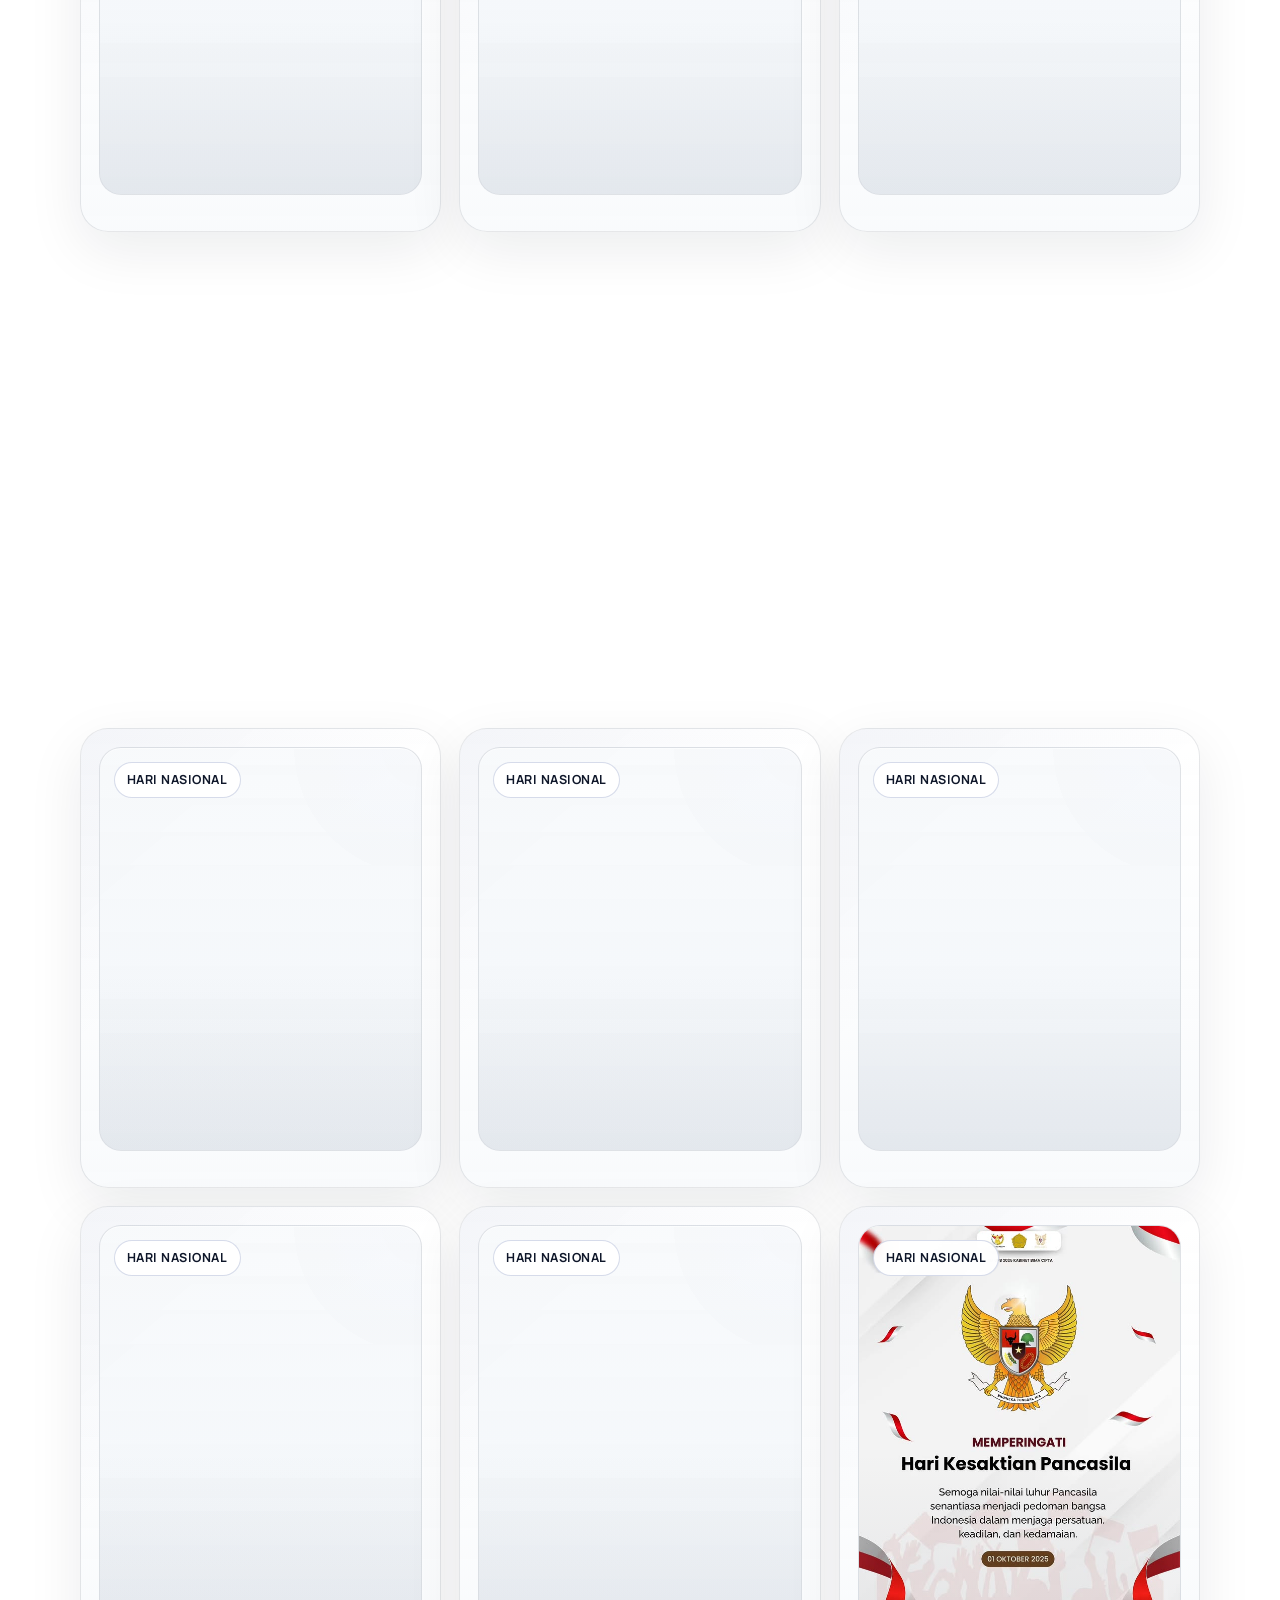
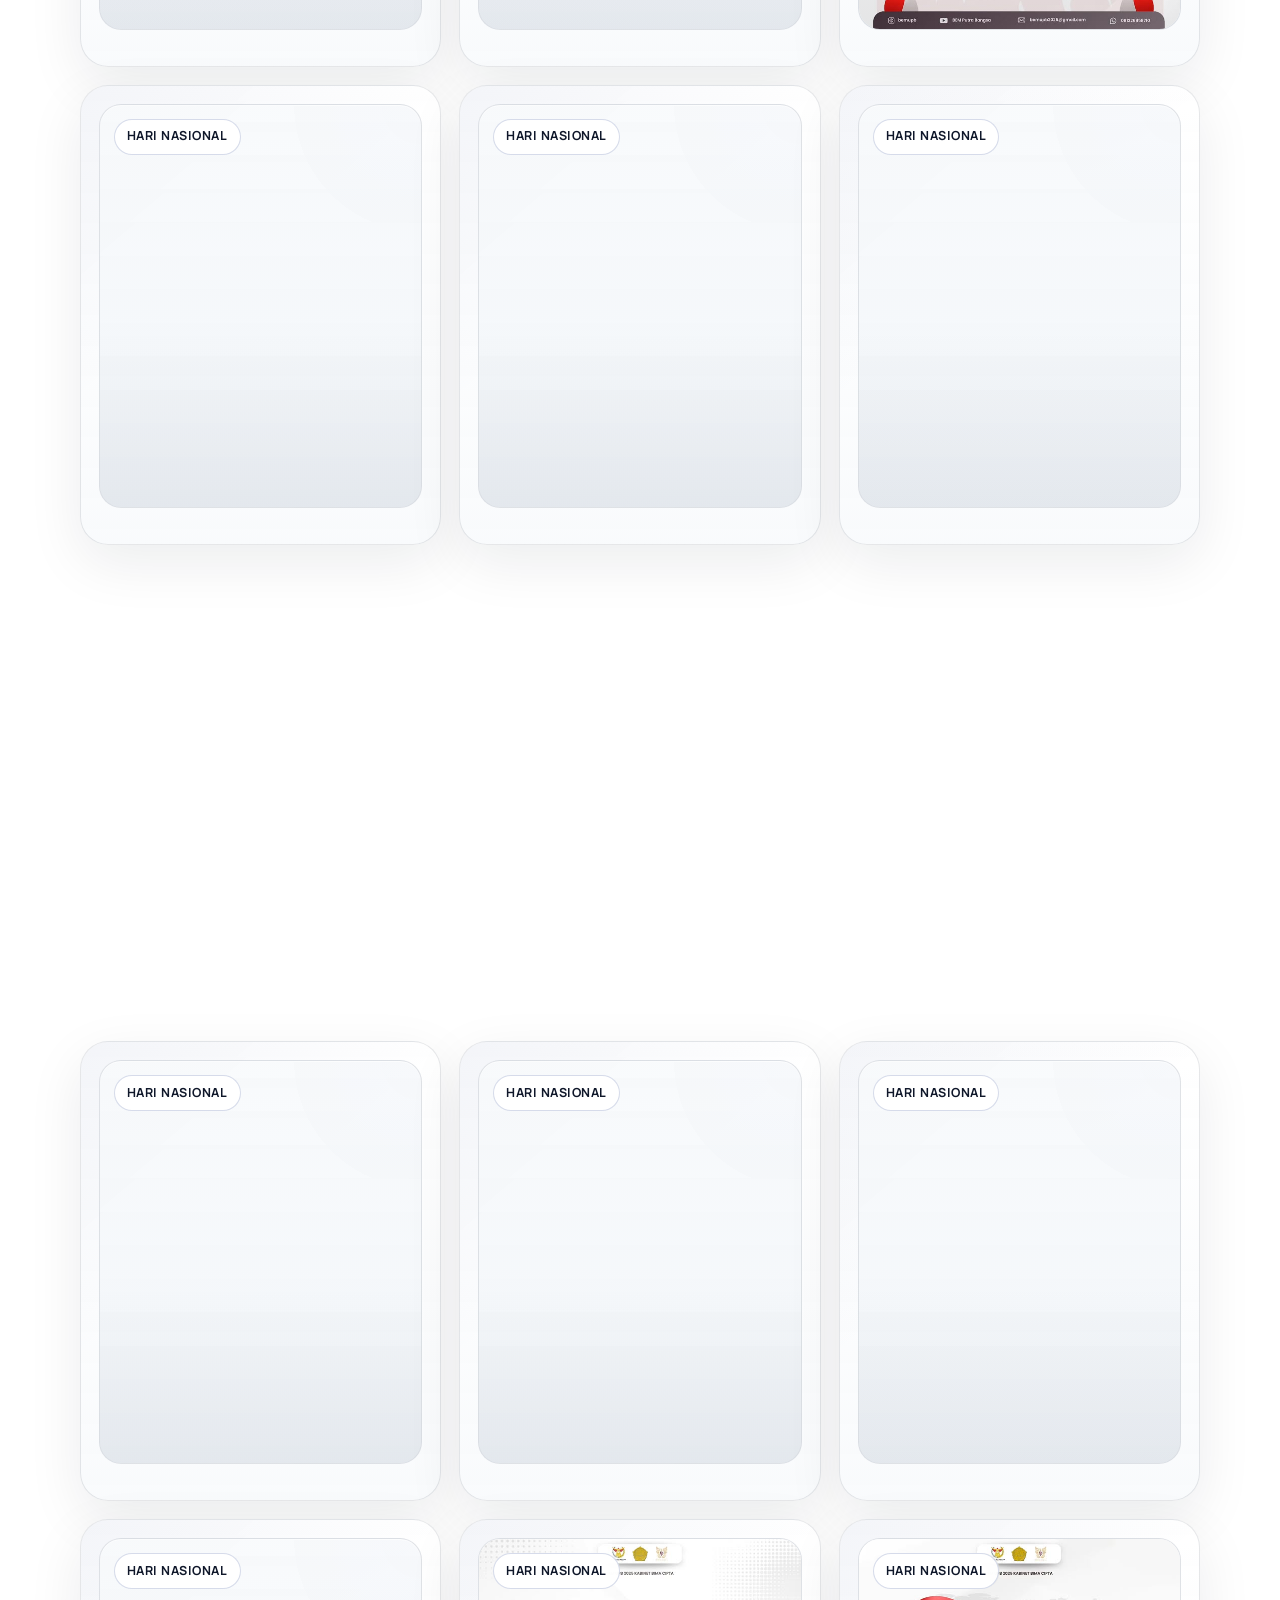
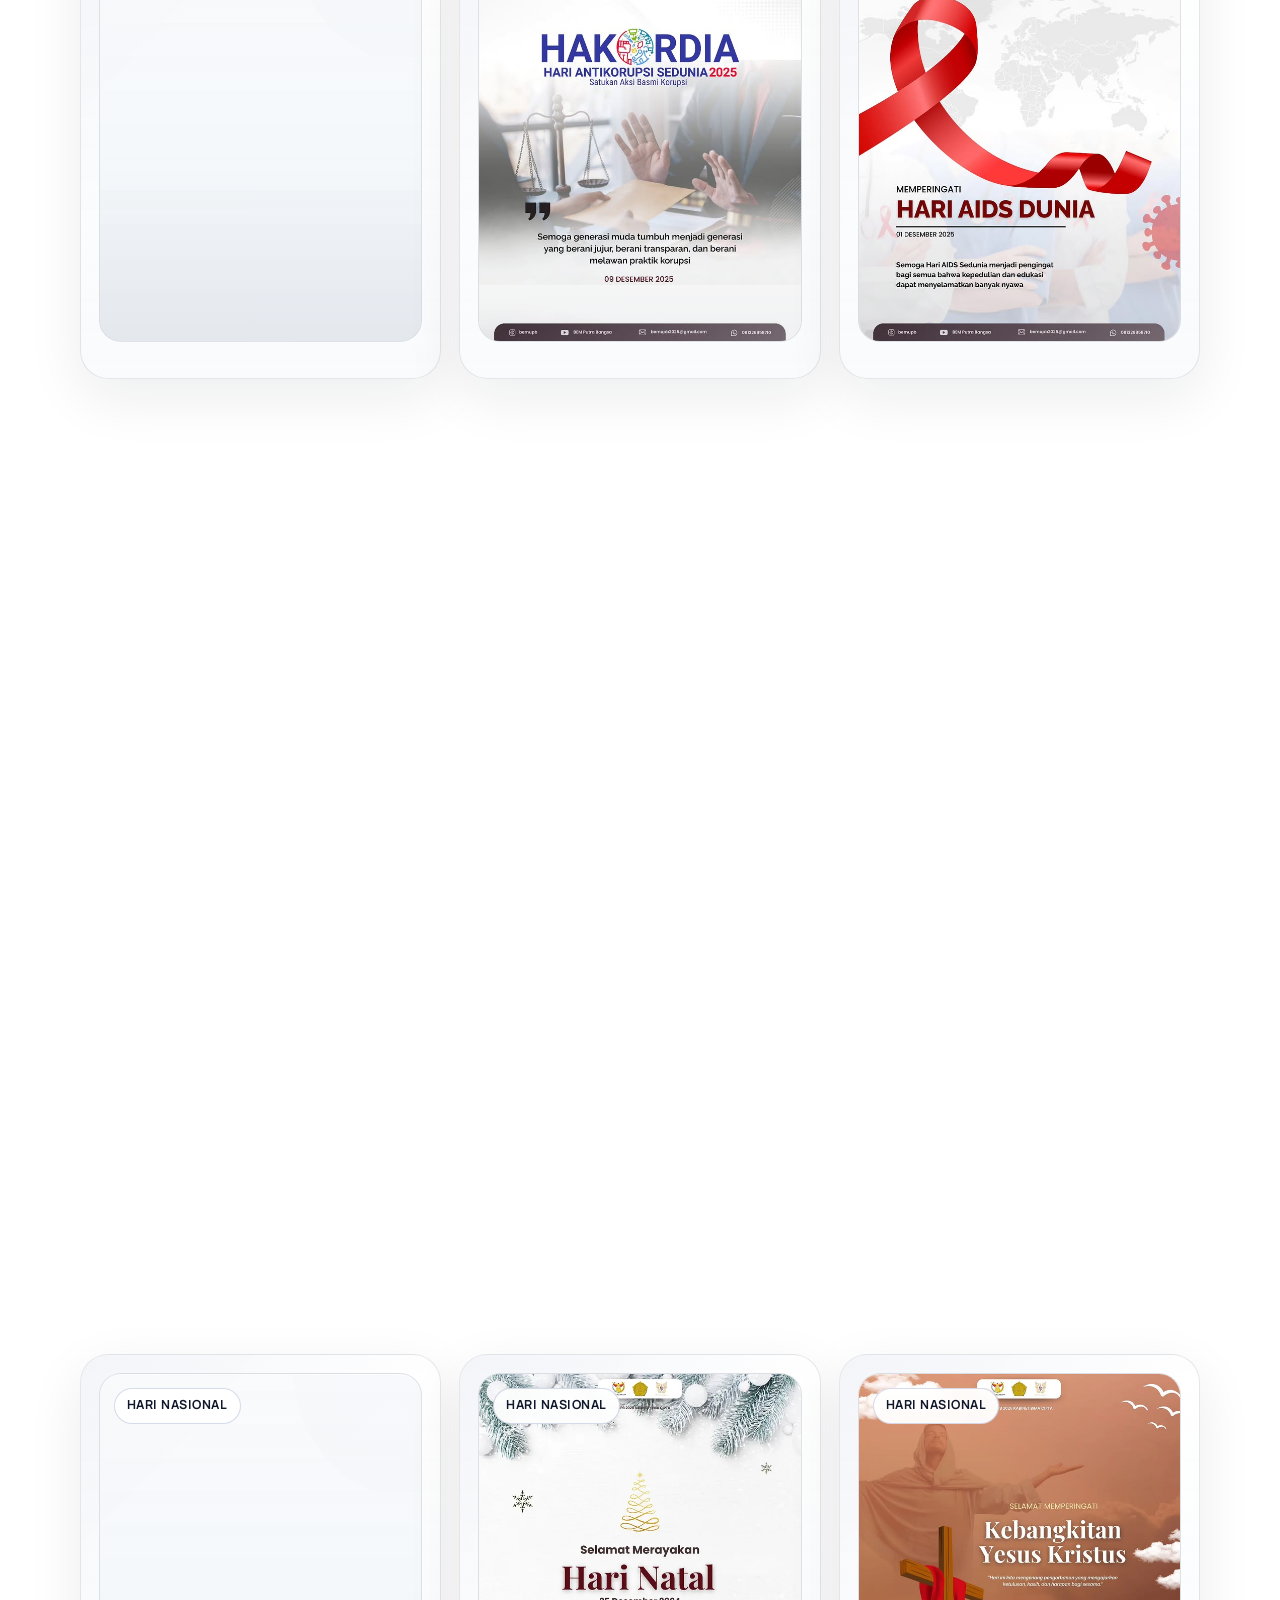
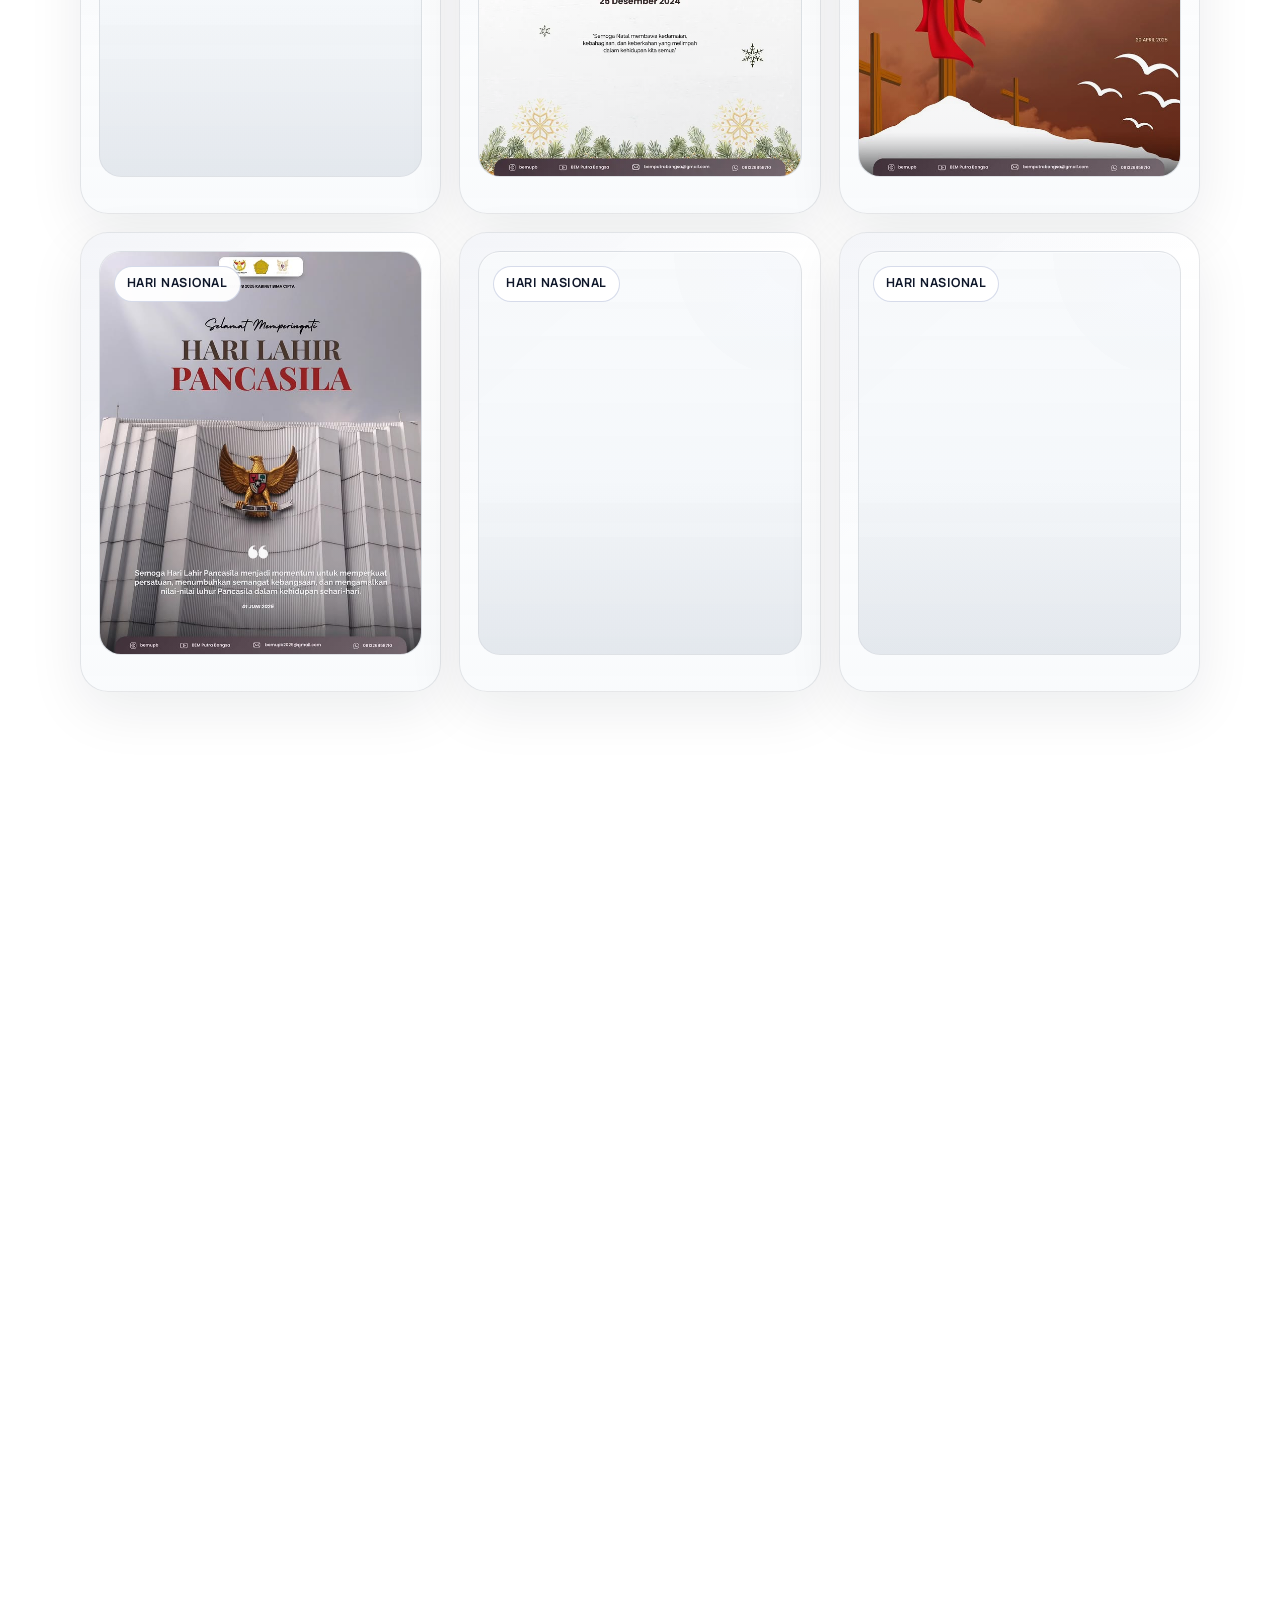
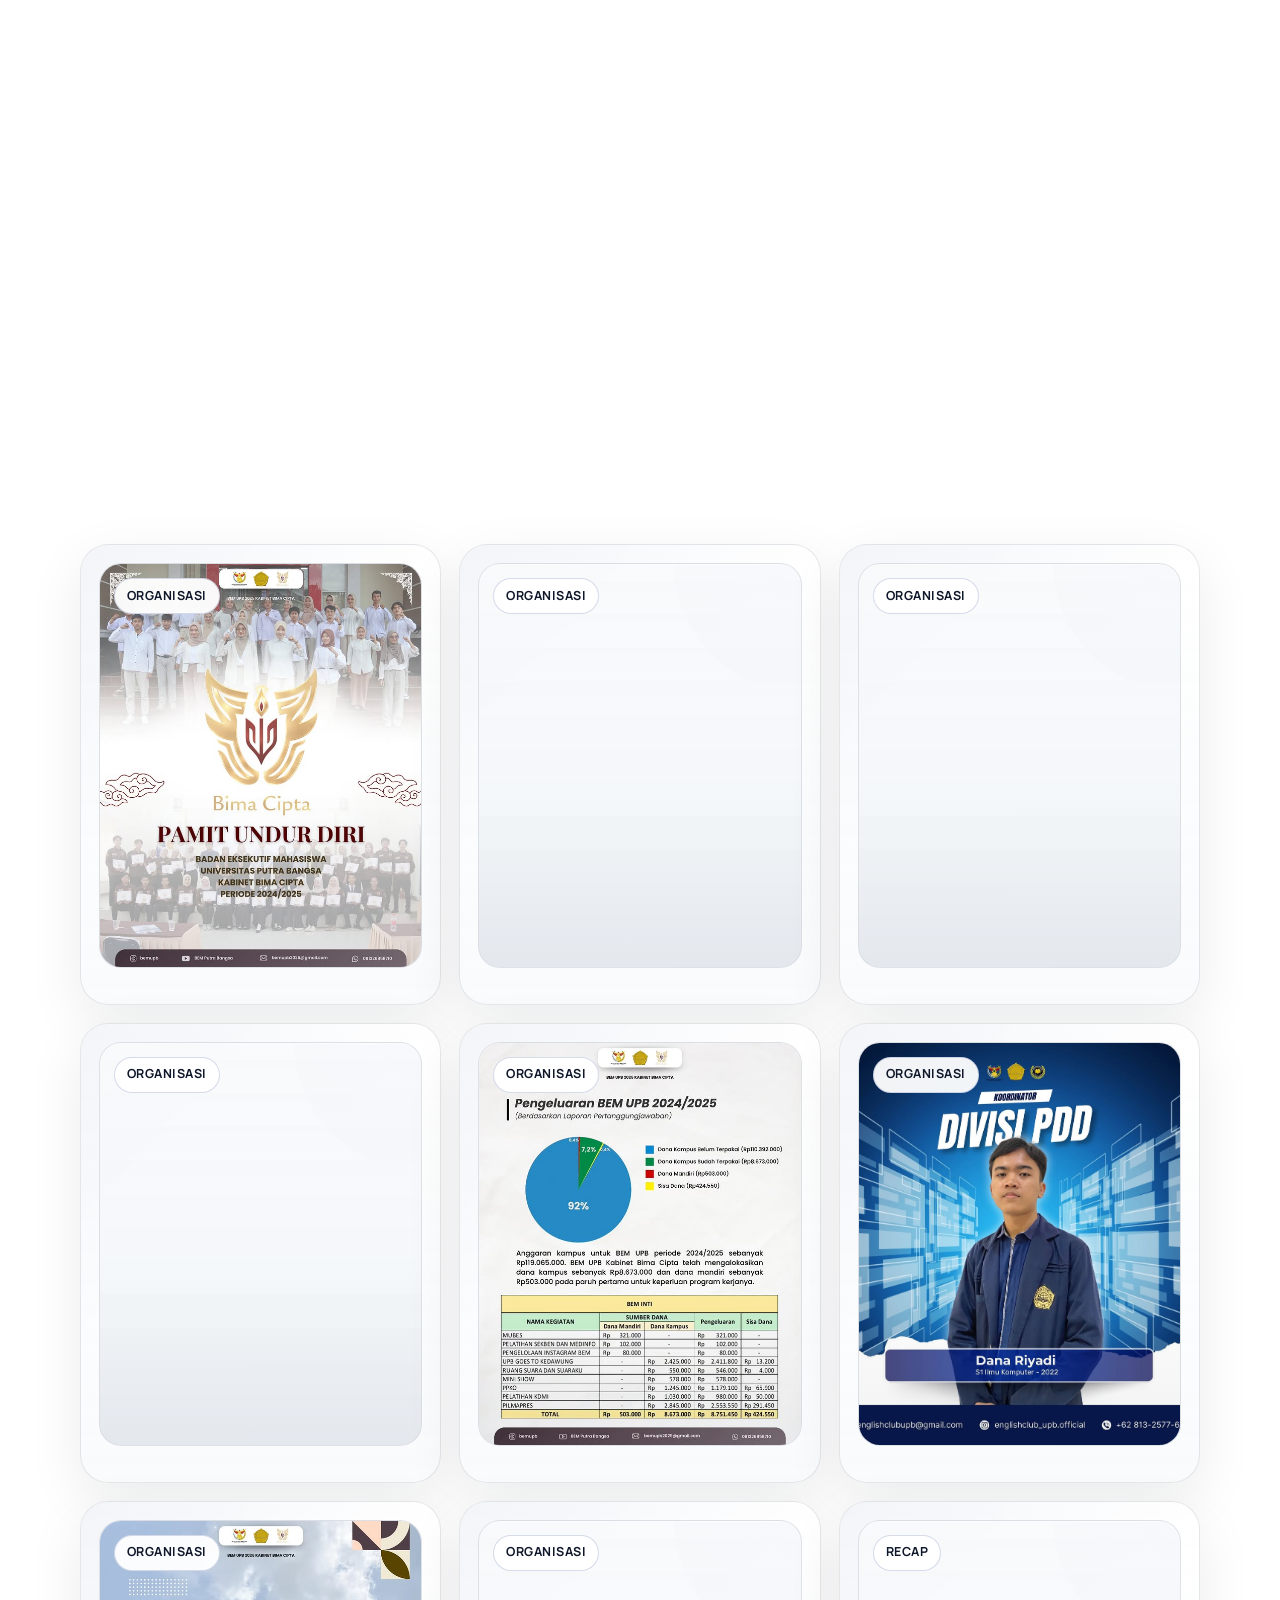
<file: portfolio.html>
<!DOCTYPE html>
<html lang="id">
<head>
  <meta charset="UTF-8">
  <meta name="viewport" content="width=device-width, initial-scale=1.0">
  <meta name="description" content="Koleksi lengkap portfolio Dana Riyadi - Web Development, Graphic Design, dan Video.">
  <title>Semua Portfolio | Dana Riyadi</title>
  <link rel="icon" type="image/png" href="assets/projects/logo.png">
  <link rel="preconnect" href="https://fonts.googleapis.com">
  <link rel="preconnect" href="https://fonts.gstatic.com" crossorigin>
  <link href="https://fonts.googleapis.com/css2?family=Manrope:wght@400;500;600;700;800&family=Sora:wght@500;600;700;800&display=swap" rel="stylesheet">
  <link rel="stylesheet" href="style.css">
</head>
<body>
  <div class="page-shell">

    <!-- HEADER / NAV -->
    <header class="site-header" id="top">
      <div class="container">
        <nav class="nav">
          <a class="brand" href="index.html" aria-label="Portfolio Dana Riyadi">
            <span class="brand-copy">
              <strong>DANA RIYADI</strong>
              <small>Portfolio</small>
            </span>
          </a>
          <button class="menu-toggle" type="button" aria-label="Buka menu" aria-expanded="false" aria-controls="nav-menu">
            <span></span>
            <span></span>
          </button>
          <div class="nav-menu" id="nav-menu">
            <a href="index.html">Home</a>
            <a href="index.html#about">About</a>
            <a href="index.html#experience">Experience</a>
            <a class="active" href="portfolio.html">Portfolio</a>
            <a class="nav-cta" href="index.html#contact">Contact</a>
          </div>
        </nav>
      </div>
    </header>

    <main>
      <!-- PAGE HERO -->
      <section class="section page-hero">
        <div class="container">
          <div class="section-heading section-heading--split reveal" style="margin-bottom:28px;">
            <div>
              <span class="section-label">KOLEKSI LENGKAP</span>
              <h1>Semua Karya &amp; Project</h1>
            </div>
            <p>
              Jelajahi seluruh karya web development, desain grafis, UI/UX, dan produksi video
              yang pernah saya kerjakan untuk kampus, organisasi, bisnis, dan project digital.
            </p>
          </div>

          <!-- FILTER BAR -->
          <div class="filter-bar reveal">
            <button class="filter-button active" type="button" data-filter="all">Semua Karya</button>
            <button class="filter-button" type="button" data-filter="web">Web Development</button>
            <button class="filter-button" type="button" data-filter="design">Graphic Design</button>
            <button class="filter-button" type="button" data-filter="video">Video</button>
          </div>

          <!-- WEB DEVELOPMENT GRID -->
          <div class="projects-grid" style="align-items:stretch; margin-bottom:48px;">

            <!-- LP3M Next.js -->
            <article class="project-card reveal" data-category="web">
              <div class="project-media media-carousel" style="aspect-ratio:1920/912;" data-carousel data-images="assets/projects/webdev/lp3mv2-1.png|assets/projects/webdev/lp3mv2-2.png|assets/projects/webdev/lp3mv2-3.png|assets/projects/webdev/lp3mv2-4.png|assets/projects/webdev/lp3mv2-5.png">
                <img src="assets/projects/webdev/lp3mv2-1.png" alt="Preview Web LP3M UPB Next.js" loading="lazy" decoding="async">
                <span class="project-status">Next.js Site</span>
              </div>
              <div class="project-content" style="display:flex;flex-direction:column;">
                <div class="project-meta"><span>Next.js</span><span>Campus</span></div>
                <h3>Web LP3M UPB</h3>
                <p style="flex:1;">Website LP3M Universitas Putra Bangsa yang dibangun ulang menggunakan Next.js dan MySQL. Hadir dengan tampilan yang lebih modern dan performa yang lebih optimal dibanding versi WordPress.</p>
                <div class="project-tags"><span>Next.js</span><span>MySQL</span><span>LP3M</span></div>
              </div>
            </article>

            <!-- Aplikasi Manajemen Rapat BEM UPB -->
            <article class="project-card reveal" data-category="web">
              <div class="project-media media-carousel" style="aspect-ratio:1920/912;" data-carousel data-images="assets/projects/webdev/meet1.png|assets/projects/webdev/meet2.png|assets/projects/webdev/meet3.png|assets/projects/webdev/meet4.png|assets/projects/webdev/meet5.png|assets/projects/webdev/meet6.png|assets/projects/webdev/meet7.png|assets/projects/webdev/meet8.png|assets/projects/webdev/meet9.png">
                <img src="assets/projects/webdev/meet1.png" alt="Preview Aplikasi Manajemen Rapat BEM UPB" loading="lazy" decoding="async">
                <span class="project-status">Laravel App</span>
              </div>
              <div class="project-content" style="display:flex;flex-direction:column;">
                <div class="project-meta"><span>Laravel</span><span>Organisasi</span></div>
                <h3>Aplikasi Manajemen Rapat BEM UPB</h3>
                <p style="flex:1;">Aplikasi web manajemen rapat BEM UPB dibangun dengan Laravel (PHP), database MySQL, wireframe Figma, dan hosting Anymhost. Fitur: penjadwalan rapat, pengumuman via WhatsApp (Fonnte) dan email SMTP, presensi berbasis geolocation dan foto selfie, serta notulensi dan dokumentasi rapat.</p>
                <a href="https://meetingbemupb.my.id/" target="_blank" rel="noopener" class="button button-secondary" style="display:inline-flex;align-items:center;gap:6px;margin-bottom:12px;">🌐 Kunjungi Website</a>
                <div class="project-tags"><span>Laravel</span><span>PHP</span><span>MySQL</span><span>Fonnte</span></div>
              </div>
            </article>

            <!-- Web Fakultas (FST + FEB) -->
            <article class="project-card reveal" data-category="web">
              <div class="project-media media-carousel" style="aspect-ratio:1920/912;" data-carousel data-images="assets/projects/webdev/fst1.png|assets/projects/webdev/fst2.png|assets/projects/webdev/fst3.png|assets/projects/webdev/fst4.png|assets/projects/webdev/feb1.png|assets/projects/webdev/feb2.png|assets/projects/webdev/feb3.png|assets/projects/webdev/feb4.png">
                <img src="assets/projects/webdev/fst1.png" alt="Preview Web Fakultas UPB" loading="lazy" decoding="async">
                <span class="project-status">WordPress Site</span>
              </div>
              <div class="project-content" style="display:flex;flex-direction:column;">
                <div class="project-meta"><span>WordPress</span><span>Campus</span></div>
                <h3>Web Fakultas UPB</h3>
                <p style="flex:1;">Website resmi Fakultas Sains dan Teknologi (FST) serta Fakultas Ekonomi dan Bisnis (FEB) Universitas Putra Bangsa berbasis WordPress. Menampilkan informasi akademik, berita kegiatan, dan profil program studi.</p>
                <div style="display:flex;gap:10px;flex-wrap:wrap;margin-bottom:12px;">
                  <a href="https://fst.universitasputrabangsa.ac.id/" target="_blank" rel="noopener" class="button button-secondary" style="display:inline-flex;align-items:center;gap:6px;min-height:40px;font-size:0.85rem;">FST</a>
                  <a href="https://feb.universitasputrabangsa.ac.id/" target="_blank" rel="noopener" class="button button-secondary" style="display:inline-flex;align-items:center;gap:6px;min-height:40px;font-size:0.85rem;">FEB</a>
                </div>
                <div class="project-tags"><span>WordPress</span><span>Institusi</span><span>UPB</span></div>
              </div>
            </article>

            <!-- Zaza Bakery -->
            <article class="project-card reveal" data-category="web">
              <div class="project-media media-carousel" style="aspect-ratio:1920/912;" data-carousel data-images="assets/projects/webdev/zaza1.png|assets/projects/webdev/zaza2.png|assets/projects/webdev/zaza3.png|assets/projects/webdev/zaza4.png|assets/projects/webdev/zaza5.png|assets/projects/webdev/zaza6.png|assets/projects/webdev/zaza7.png|assets/projects/webdev/zaza8.png">
                <img src="assets/projects/webdev/zaza1.png" alt="Preview Web Company Profile Zaza Bakery" loading="lazy" decoding="async">
                <span class="project-status">WordPress Site</span>
              </div>
              <div class="project-content" style="display:flex;flex-direction:column;">
                <div class="project-meta"><span>WordPress</span><span>Business</span></div>
                <h3>Web Company Profile Zaza Bakery</h3>
                <p style="flex:1;">Website company profile toko roti Zaza Bakery berbasis WordPress. Menampilkan katalog produk, fitur pemesanan via WhatsApp, testimoni pelanggan, FAQ, dan tautan media sosial.</p>
                <div class="project-tags"><span>WordPress</span><span>Business</span><span>Company Profile</span></div>
              </div>
            </article>

            <!-- Daycare -->
            <article class="project-card reveal" data-category="web">
              <div class="project-media media-carousel" style="aspect-ratio:1920/912;" data-carousel data-images="assets/projects/webdev/daycare1.png|assets/projects/webdev/daycare2.png|assets/projects/webdev/daycare3.png|assets/projects/webdev/daycare4.png|assets/projects/webdev/daycare5.png|assets/projects/webdev/daycare6.png">
                <img src="assets/projects/webdev/daycare1.png" alt="Preview Web Pendaftaran Daycare" loading="lazy" decoding="async">
                <span class="project-status">Django App</span>
              </div>
              <div class="project-content" style="display:flex;flex-direction:column;">
                <div class="project-meta"><span>Django</span><span>Education</span></div>
                <h3>Web Pendaftaran Daycare</h3>
                <p style="flex:1;">Aplikasi web pendaftaran daycare dibangun dengan Django (Python), HTML, CSS, dan SQLite. Fitur pendaftaran anak secara online, pemantauan perkembangan anak, dan informasi parenting.</p>
                <div class="project-tags"><span>Django</span><span>Python</span><span>SQLite</span></div>
              </div>
            </article>

            <!-- Wisata Kota Lawet -->
            <article class="project-card reveal" data-category="web">
              <div class="project-media media-carousel" style="aspect-ratio:1920/912;" data-carousel data-images="assets/projects/webdev/lawet1.png|assets/projects/webdev/lawet2.png|assets/projects/webdev/lawet3.png">
                <img src="assets/projects/webdev/lawet1.png" alt="Preview Web Wisata Kota Lawet" loading="lazy" decoding="async">
                <span class="project-status">WordPress Site</span>
              </div>
              <div class="project-content" style="display:flex;flex-direction:column;">
                <div class="project-meta"><span>WordPress</span><span>Tourism</span></div>
                <h3>Web Wisata Kota Lawet</h3>
                <p style="flex:1;">Website informasi wisata Kebumen berbasis WordPress. Menampilkan daftar destinasi wisata yang dikategorikan berdasarkan jenisnya. Setiap destinasi dilengkapi dengan foto, alamat lengkap, dan deskripsi tempat wisata.</p>
                <a href="https://wisatakotalawet.wordpress.com/" target="_blank" rel="noopener" class="button button-secondary" style="display:inline-flex;align-items:center;gap:6px;margin-bottom:12px;">🌐 Kunjungi Website</a>
                <div class="project-tags"><span>WordPress</span><span>Wisata</span><span>Kebumen</span></div>
              </div>
            </article>

            <!-- Bimbel UTBK -->
            <article class="project-card reveal" data-category="web">
              <div class="project-media media-carousel" style="aspect-ratio:1920/912;" data-carousel data-images="assets/projects/webdev/utbk1.png|assets/projects/webdev/utbk2.png|assets/projects/webdev/utbk3.png|assets/projects/webdev/utbk4.png|assets/projects/webdev/utbk5.png|assets/projects/webdev/utbk6.png|assets/projects/webdev/utbk7.png|assets/projects/webdev/utbk8.png|assets/projects/webdev/utbk9.png|assets/projects/webdev/utbk10.png">
                <img src="assets/projects/webdev/utbk1.png" alt="Preview Web Pendaftaran Bimbel UTBK" loading="lazy" decoding="async">
                <span class="project-status">HTML / CSS</span>
              </div>
              <div class="project-content" style="display:flex;flex-direction:column;">
                <div class="project-meta"><span>Website</span><span>Education</span></div>
                <h3>Web Pendaftaran Bimbel UTBK</h3>
                <p style="flex:1;">Website pendaftaran bimbingan belajar UTBK menggunakan HTML dan CSS murni, dengan tampilan yang bersih dan proses pendaftaran yang mudah digunakan.</p>
                <div class="project-tags"><span>HTML</span><span>CSS</span><span>Education</span></div>
              </div>
            </article>

            <!-- UI/UX My UKM -->
            <article class="project-card reveal" data-category="web">
              <div class="project-media media-carousel" style="aspect-ratio:1920/912;" data-carousel data-images="assets/projects/webdev/ukm1.png|assets/projects/webdev/ukm2.png|assets/projects/webdev/ukm3.png|assets/projects/webdev/ukm4.png|assets/projects/webdev/ukm5.png">
                <img src="assets/projects/webdev/ukm1.png" alt="Preview UI/UX Aplikasi My UKM" loading="lazy" decoding="async">
                <span class="project-status">UI/UX Design</span>
              </div>
              <div class="project-content" style="display:flex;flex-direction:column;">
                <div class="project-meta"><span>UI/UX</span><span>Mobile App</span></div>
                <h3>UI/UX Aplikasi My UKM</h3>
                <p style="flex:1;">Rancangan UI/UX aplikasi My UKM untuk pengelolaan Unit Kegiatan Mahasiswa secara digital. Memudahkan pendaftaran anggota dan pencatatan presensi kegiatan UKM melalui aplikasi mobile.</p>
                <div class="project-tags"><span>UI/UX</span><span>Figma</span><span>Mobile</span></div>
              </div>
            </article>

            <!-- Catatan Kuliah Android -->
            <article class="project-card reveal" data-category="web">
              <div class="project-media" style="aspect-ratio:1920/912;">
                <img src="assets/projects/manajemen-rapat-bem.svg" alt="Preview Aplikasi Catatan Kuliah" loading="lazy" decoding="async">
                <span class="project-status">Android App</span>
              </div>
              <div class="project-content" style="display:flex;flex-direction:column;">
                <div class="project-meta"><span>Mobile</span><span>Android</span></div>
                <h3>Aplikasi Catatan Kuliah</h3>
                <p style="flex:1;">Aplikasi mobile Android untuk mendukung proses perkuliahan. Fitur: membuat dan mengelola catatan kuliah, serta akses cepat ke berbagai platform pendukung seperti AI, Perpusnas, jurnal ilmiah, dan sumber belajar lainnya.</p>
                <div class="project-tags"><span>JavaScript</span><span>Android Studio</span><span>Mobile</span></div>
              </div>
            </article>

            <!-- Website Pendaftaran UKM UPB -->
            <article class="project-card reveal" data-category="web">
              <div class="project-media" style="aspect-ratio:1920/912;">
                <img src="assets/projects/manajemen-rapat-bem.svg" alt="Preview Website Pendaftaran UKM UPB" loading="lazy" decoding="async">
                <span class="project-status">HTML / CSS</span>
              </div>
              <div class="project-content" style="display:flex;flex-direction:column;">
                <div class="project-meta"><span>Website</span><span>Organisasi</span></div>
                <h3>Website Pendaftaran UKM UPB</h3>
                <p style="flex:1;">Website pendaftaran Unit Kegiatan Mahasiswa (UKM) Universitas Putra Bangsa menggunakan HTML, CSS, dan database MySQL. Memudahkan mahasiswa mendaftar ke UKM pilihan secara online.</p>
                <div class="project-tags"><span>HTML</span><span>CSS</span><span>MySQL</span></div>
              </div>
            </article>

          </div>

          <!-- GRAPHIC DESIGN SECTION -->
          <div style="margin-bottom:18px;" class="reveal">
            <span class="section-label">Graphic Design</span>
          </div>
          <div class="projects-grid design-grid" id="design-gallery" style="margin-bottom:48px;">
            <article class="project-card design-card reveal" data-category="design">
              <div class="project-media" style="aspect-ratio:4/5;">
                <img src="assets/projects/design/14.webp" alt="Design 14" loading="lazy" decoding="async">
              </div>
            </article>
            <article class="project-card design-card reveal" data-category="design">
              <div class="project-media" style="aspect-ratio:4/5;">
                <img src="assets/projects/design/15.webp" alt="Design 15" loading="lazy" decoding="async">
              </div>
            </article>
            <article class="project-card design-card reveal" data-category="design">
              <div class="project-media" style="aspect-ratio:4/5;">
                <img src="assets/projects/design/43.jpg" alt="Design 43" loading="lazy" decoding="async">
              </div>
            </article>
            <article class="project-card design-card reveal" data-category="design">
              <div class="project-media" style="aspect-ratio:4/5;">
                <img src="assets/projects/design/16.webp" alt="Design 16" loading="lazy" decoding="async">
              </div>
            </article>
            <article class="project-card design-card reveal" data-category="design">
              <div class="project-media" style="aspect-ratio:4/5;">
                <img src="assets/projects/design/125.jpg" alt="Design 125" loading="lazy" decoding="async">
              </div>
            </article>
            <article class="project-card design-card reveal" data-category="design">
              <div class="project-media" style="aspect-ratio:4/5;">
                <img src="assets/projects/design/341.webp" alt="Design 341" loading="lazy" decoding="async">
              </div>
            </article>
          </div>

          <!-- VIDEO SECTION -->
          <div style="margin-bottom:18px;" class="reveal">
            <span class="section-label">Video</span>
          </div>
          <div class="projects-grid" style="margin-bottom:60px;">
            <article class="project-card reveal" data-category="video">
              <a href="https://www.youtube.com/watch?v=QSQfKe1WLQ4" target="_blank" rel="noopener noreferrer" class="video-thumb-link" aria-label="Tonton Video Profile BEM UPB 2025 di YouTube">
                <div class="project-media video-thumb" style="aspect-ratio:16/9;">
                  <img src="https://img.youtube.com/vi/QSQfKe1WLQ4/maxresdefault.jpg" alt="Video Profile BEM UPB 2025" loading="lazy" decoding="async">
                  <div class="video-play-btn" aria-hidden="true">
                    <svg width="52" height="52" viewBox="0 0 52 52" fill="none" xmlns="http://www.w3.org/2000/svg">
                      <circle cx="26" cy="26" r="26" fill="rgba(255,255,255,0.92)"/>
                      <path d="M21 18l16 8-16 8V18z" fill="#0F172A"/>
                    </svg>
                  </div>
                  <span class="video-yt-badge">YouTube</span>
                </div>
              </a>
              <div class="project-content">
                <div class="project-meta"><span>Video</span><span>Organisasi</span></div>
                <h3>Video Profile BEM UPB 2025</h3>
                <p>Video profile resmi BEM Universitas Putra Bangsa 2025 – Kabinet Bima Cita. Menampilkan visi, misi, dan semangat pengabdian kabinet dalam satu karya sinematik.</p>
                <a href="https://www.youtube.com/watch?v=QSQfKe1WLQ4" target="_blank" rel="noopener" class="button button-secondary" style="display:inline-flex;align-items:center;gap:8px;margin-bottom:8px;">
                  <svg width="16" height="16" viewBox="0 0 24 24" fill="currentColor"><path d="M23.498 6.186a3.016 3.016 0 0 0-2.122-2.136C19.505 3.545 12 3.545 12 3.545s-7.505 0-9.377.505A3.017 3.017 0 0 0 .502 6.186C0 8.07 0 12 0 12s0 3.93.502 5.814a3.016 3.016 0 0 0 2.122 2.136c1.871.505 9.376.505 9.376.505s7.505 0 9.377-.505a3.015 3.015 0 0 0 2.122-2.136C24 15.93 24 12 24 12s0-3.93-.502-5.814zM9.545 15.568V8.432L15.818 12l-6.273 3.568z"/></svg>
                  Tonton di YouTube
                </a>
                <div class="project-tags"><span>Video Profile</span><span>BEM UPB</span><span>Sinematik</span></div>
              </div>
            </article>

            <article class="project-card reveal" data-category="video">
              <a href="https://www.youtube.com/watch?v=WlWO-FxSLHY" target="_blank" rel="noopener noreferrer" class="video-thumb-link" aria-label="Tonton Papermob Prospek UPB 2025 di YouTube">
                <div class="project-media video-thumb" style="aspect-ratio:16/9;">
                  <img src="https://img.youtube.com/vi/WlWO-FxSLHY/maxresdefault.jpg" alt="Papermob Prospek UPB 2025" loading="lazy" decoding="async">
                  <div class="video-play-btn" aria-hidden="true">
                    <svg width="52" height="52" viewBox="0 0 52 52" fill="none" xmlns="http://www.w3.org/2000/svg">
                      <circle cx="26" cy="26" r="26" fill="rgba(255,255,255,0.92)"/>
                      <path d="M21 18l16 8-16 8V18z" fill="#0F172A"/>
                    </svg>
                  </div>
                  <span class="video-yt-badge">YouTube</span>
                </div>
              </a>
              <div class="project-content">
                <div class="project-meta"><span>Video</span><span>Event</span></div>
                <h3>Papermob Prospek UPB 2025</h3>
                <p>Dokumentasi aksi papermob spektakuler dalam rangkaian kegiatan Prospek UPB 2025. Ratusan mahasiswa baru membentuk formasi visual yang memukau sebagai simbol kebersamaan dan semangat kampus.</p>
                <a href="https://www.youtube.com/watch?v=WlWO-FxSLHY" target="_blank" rel="noopener" class="button button-secondary" style="display:inline-flex;align-items:center;gap:8px;margin-bottom:8px;">
                  <svg width="16" height="16" viewBox="0 0 24 24" fill="currentColor"><path d="M23.498 6.186a3.016 3.016 0 0 0-2.122-2.136C19.505 3.545 12 3.545 12 3.545s-7.505 0-9.377.505A3.017 3.017 0 0 0 .502 6.186C0 8.07 0 12 0 12s0 3.93.502 5.814a3.016 3.016 0 0 0 2.122 2.136c1.871.505 9.376.505 9.376.505s7.505 0 9.377-.505a3.015 3.015 0 0 0 2.122-2.136C24 15.93 24 12 24 12s0-3.93-.502-5.814zM9.545 15.568V8.432L15.818 12l-6.273 3.568z"/></svg>
                  Tonton di YouTube
                </a>
                <div class="project-tags"><span>Dokumentasi</span><span>Papermob</span><span>Prospek UPB</span></div>
              </div>
            </article>
          </div>

          <!-- BACK TO HOME BUTTON -->
          <div style="text-align:center; padding: 24px 0 40px;" class="reveal">
            <a class="button button-secondary" href="index.html#portfolio" style="display:inline-flex;align-items:center;gap:10px;padding:12px 24px;">
              <svg width="18" height="18" viewBox="0 0 24 24" fill="none" stroke="currentColor" stroke-width="2.2" stroke-linecap="round" stroke-linejoin="round">
                <line x1="19" y1="12" x2="5" y2="12"></line>
                <polyline points="12 19 5 12 12 5"></polyline>
              </svg>
              <span>Kembali ke Halaman Utama</span>
            </a>
          </div>

        </div>
      </section>
    </main>

    <footer class="site-footer">
      <div class="container footer-content">
        <p>Portfolio Dana Riyadi - Graphic Design and Web Developer.</p>
        <p>&copy; <span id="year"></span> Dana Riyadi.</p>
      </div>
    </footer>
  </div>

  <script src="script.js"></script>
</body>
</html>
</file>
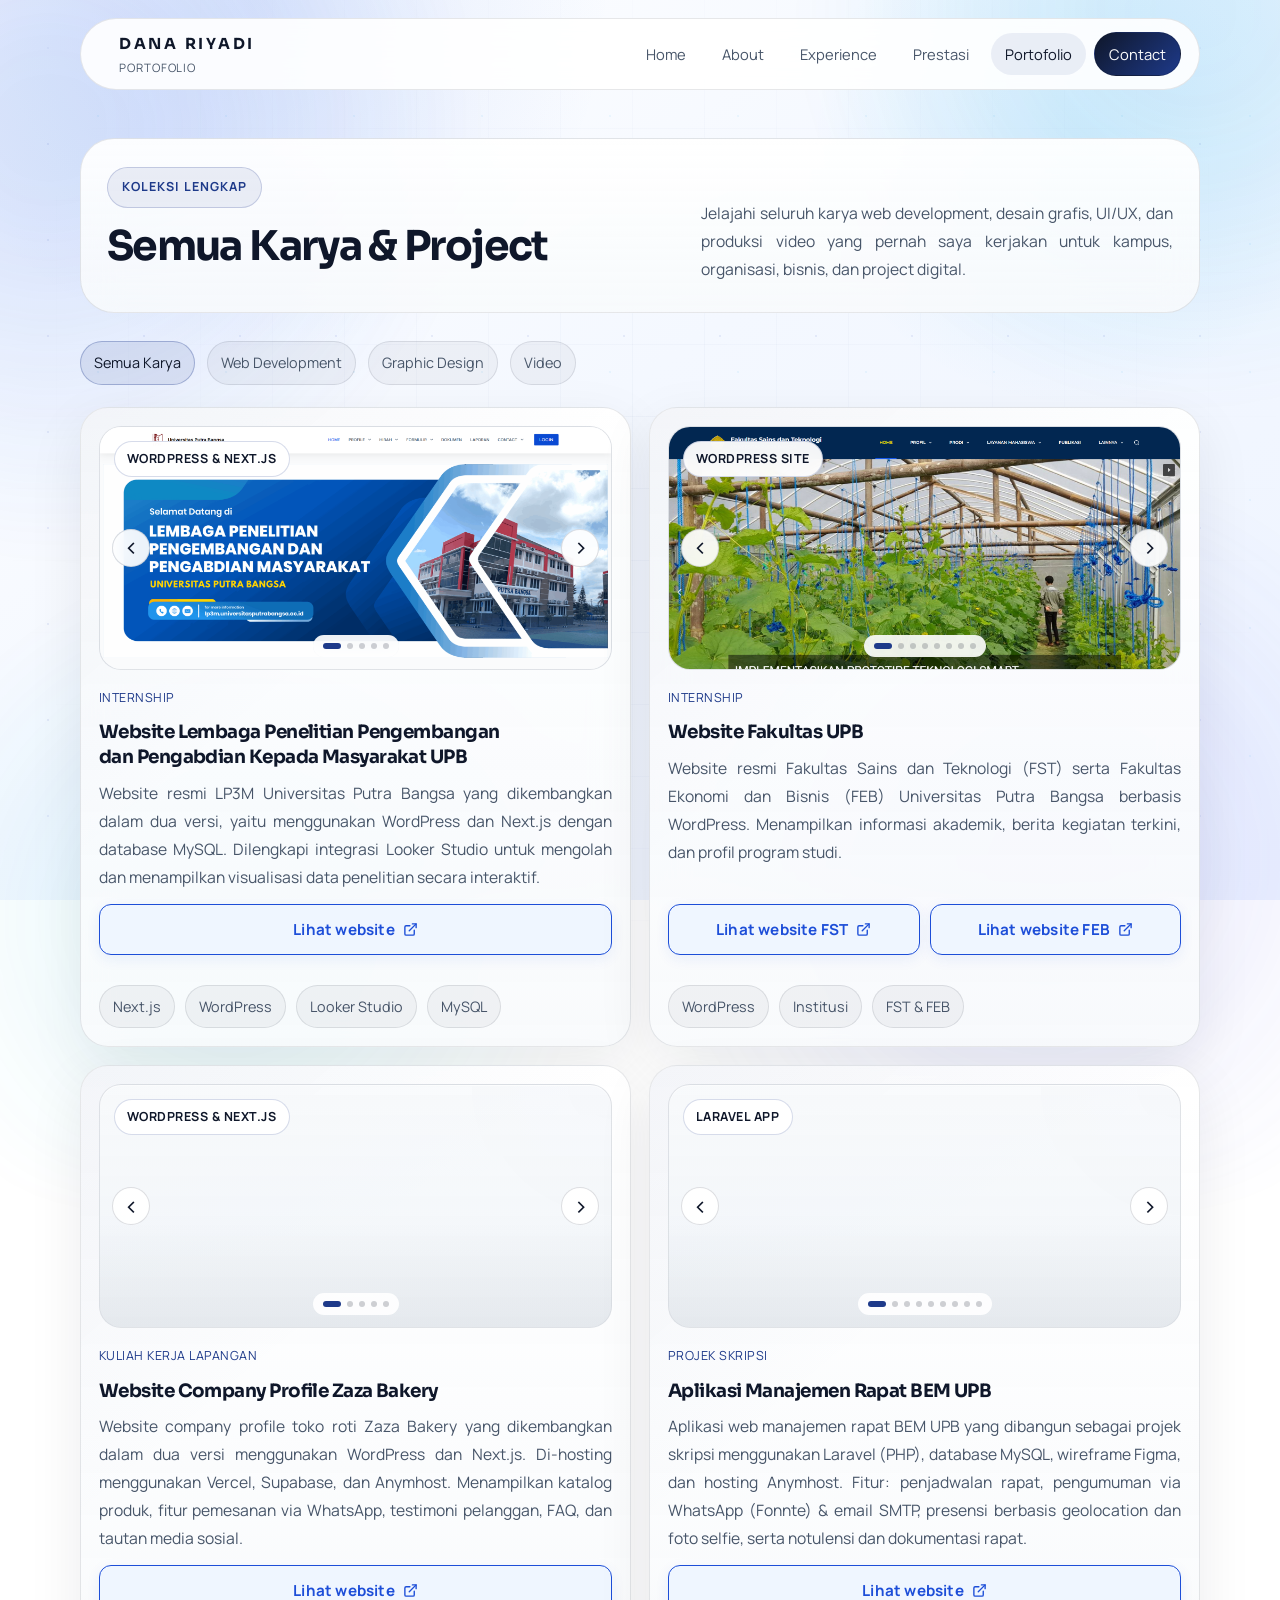
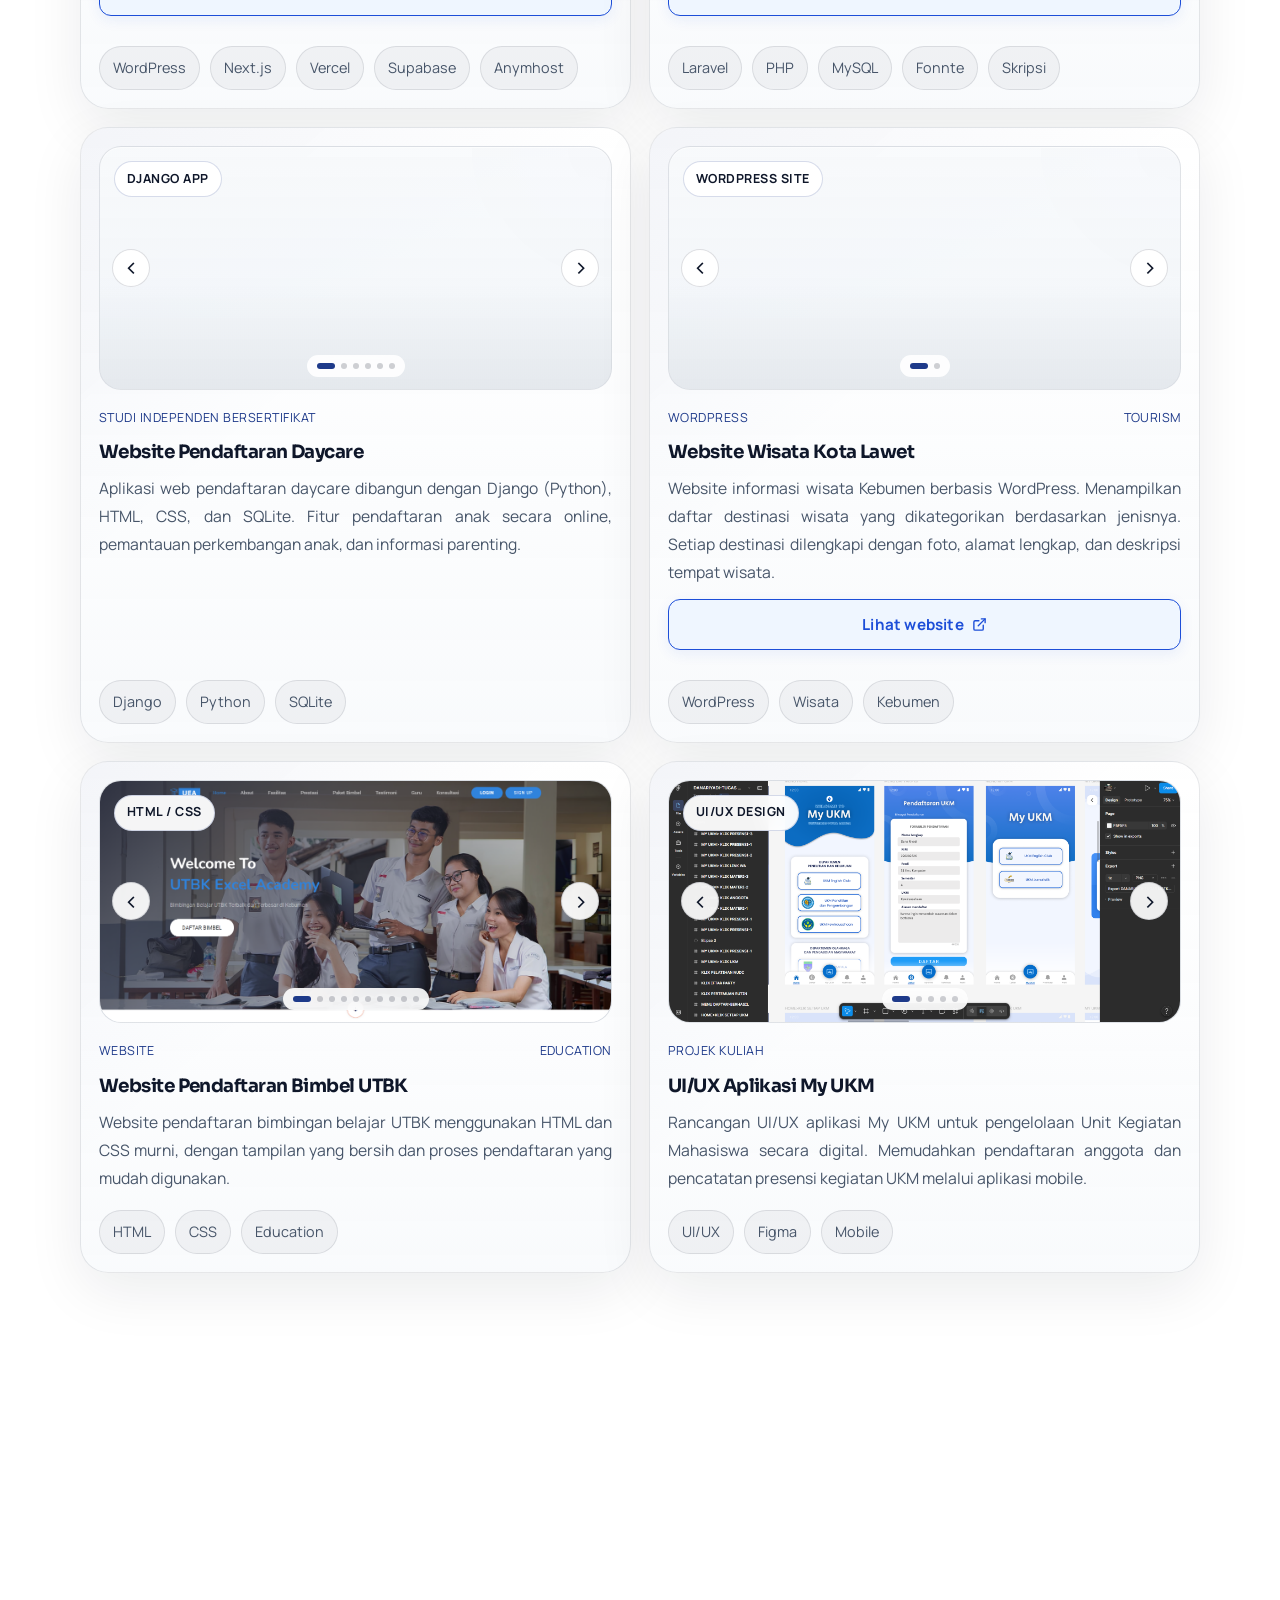
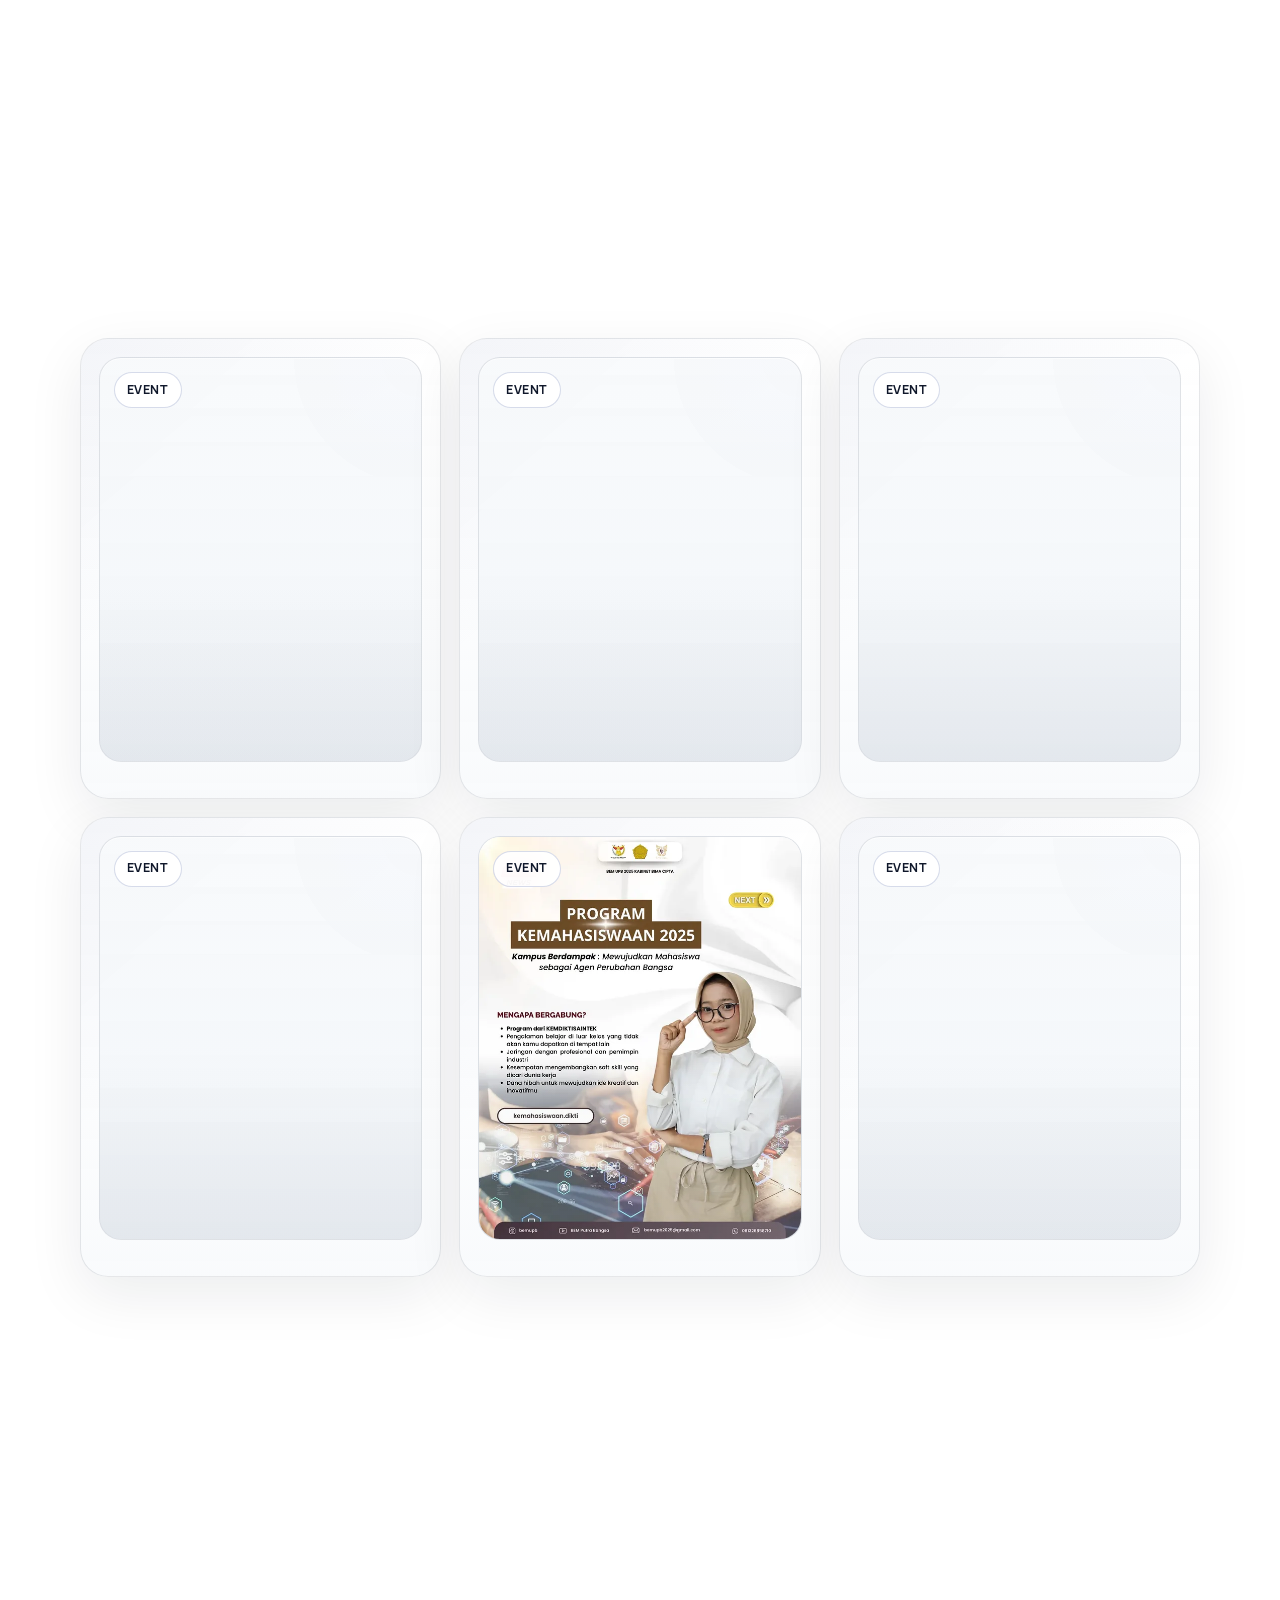
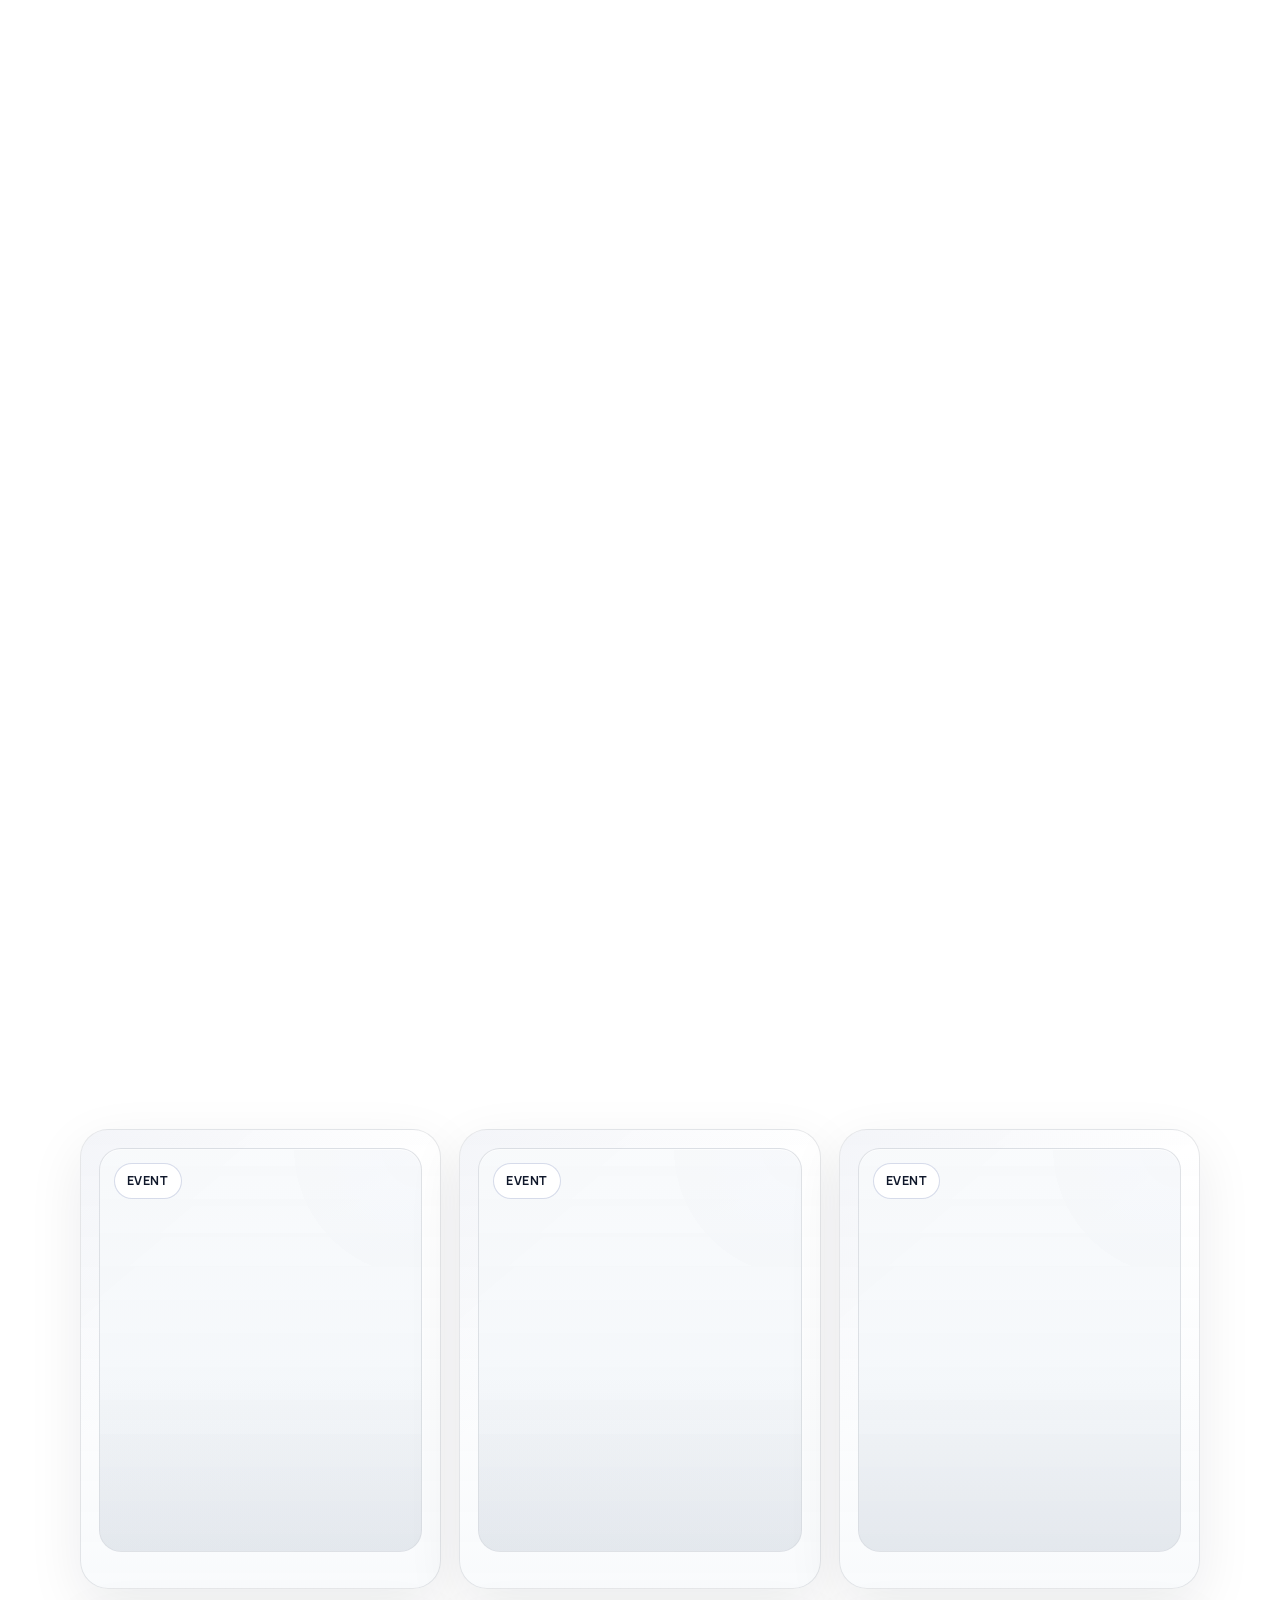
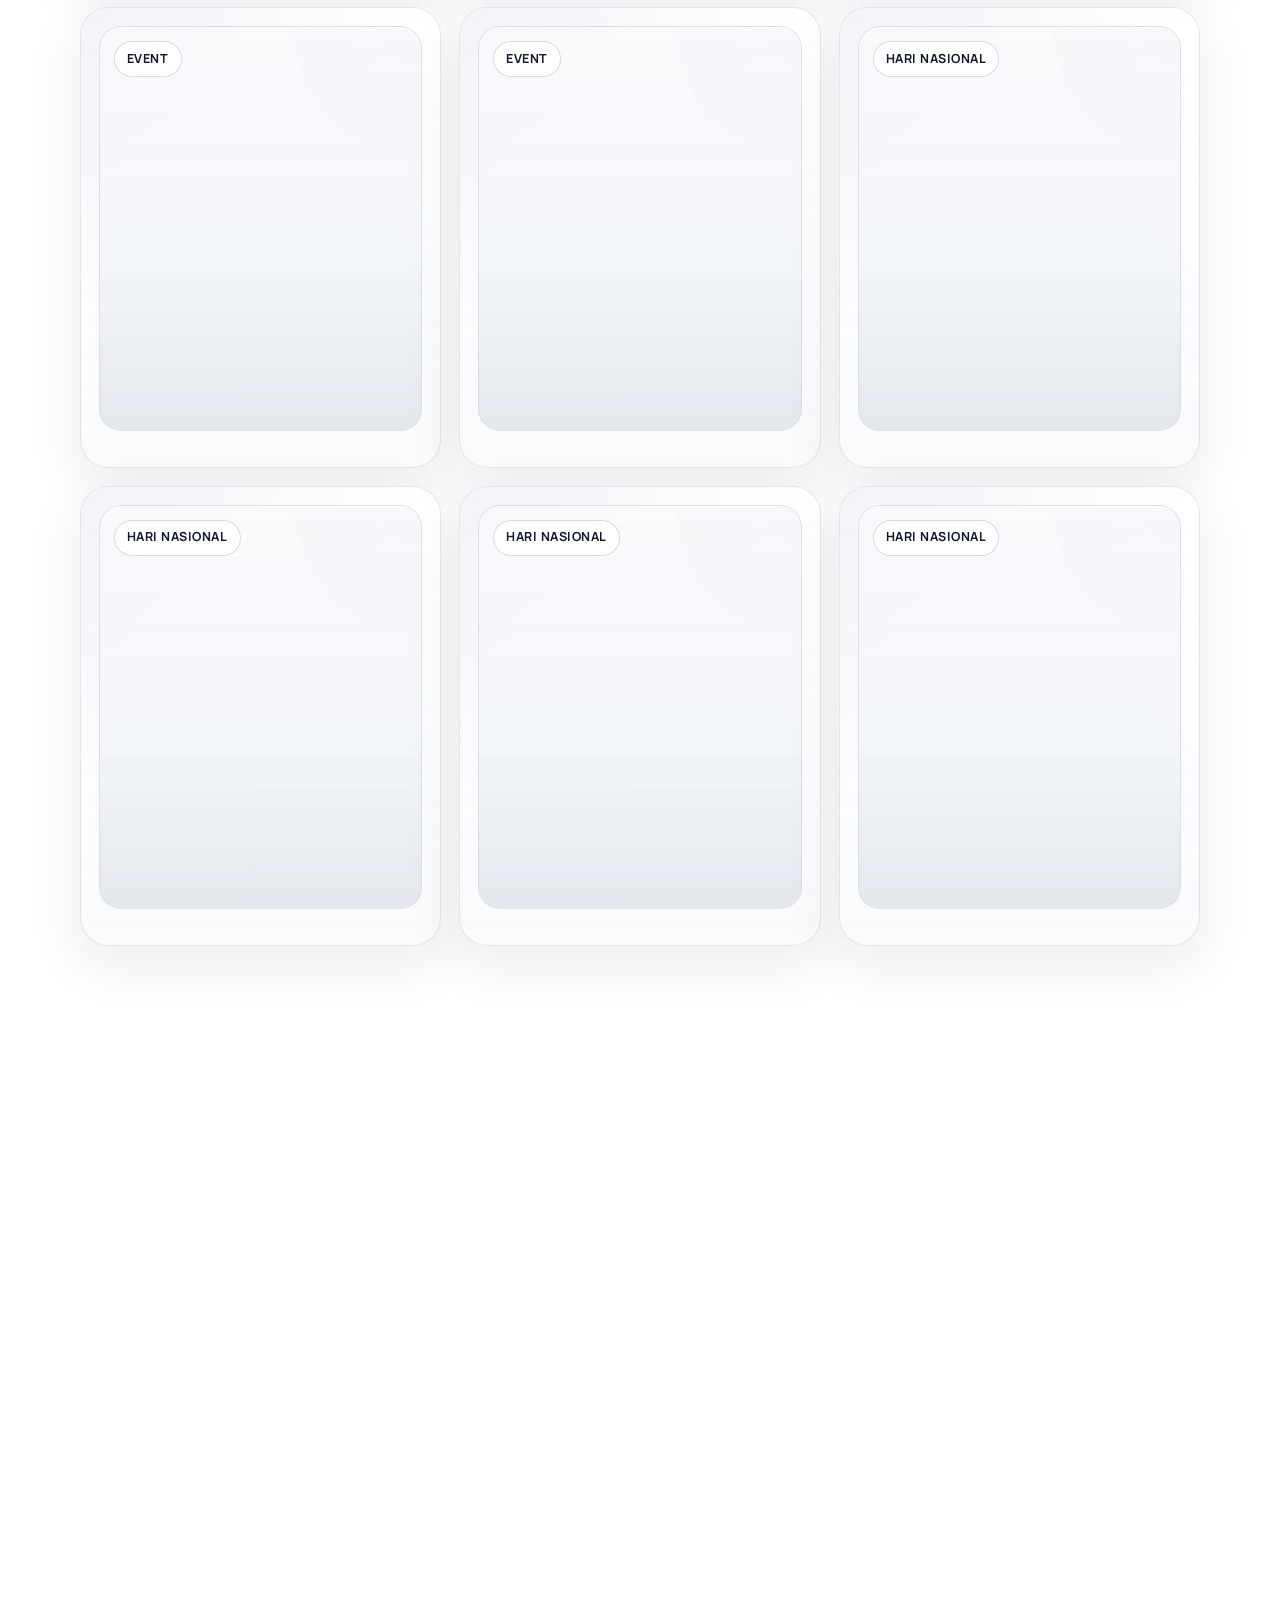
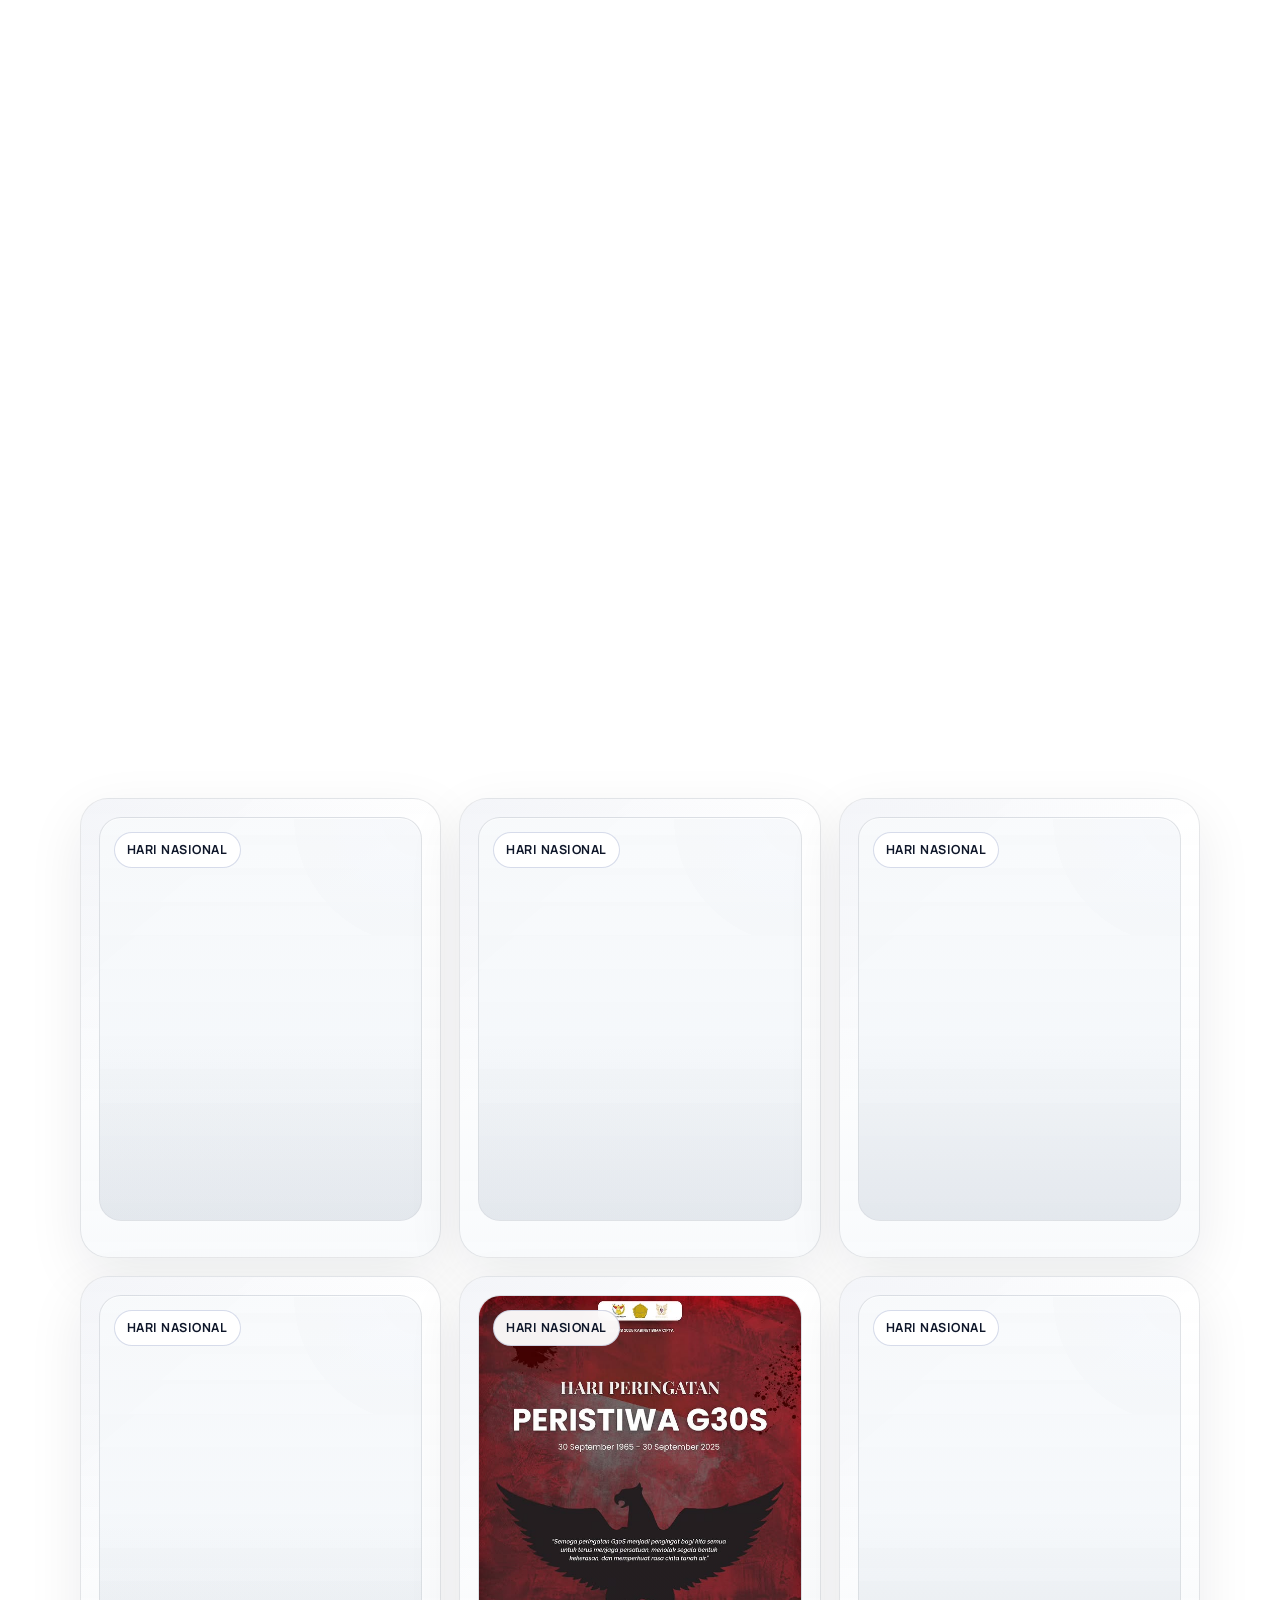
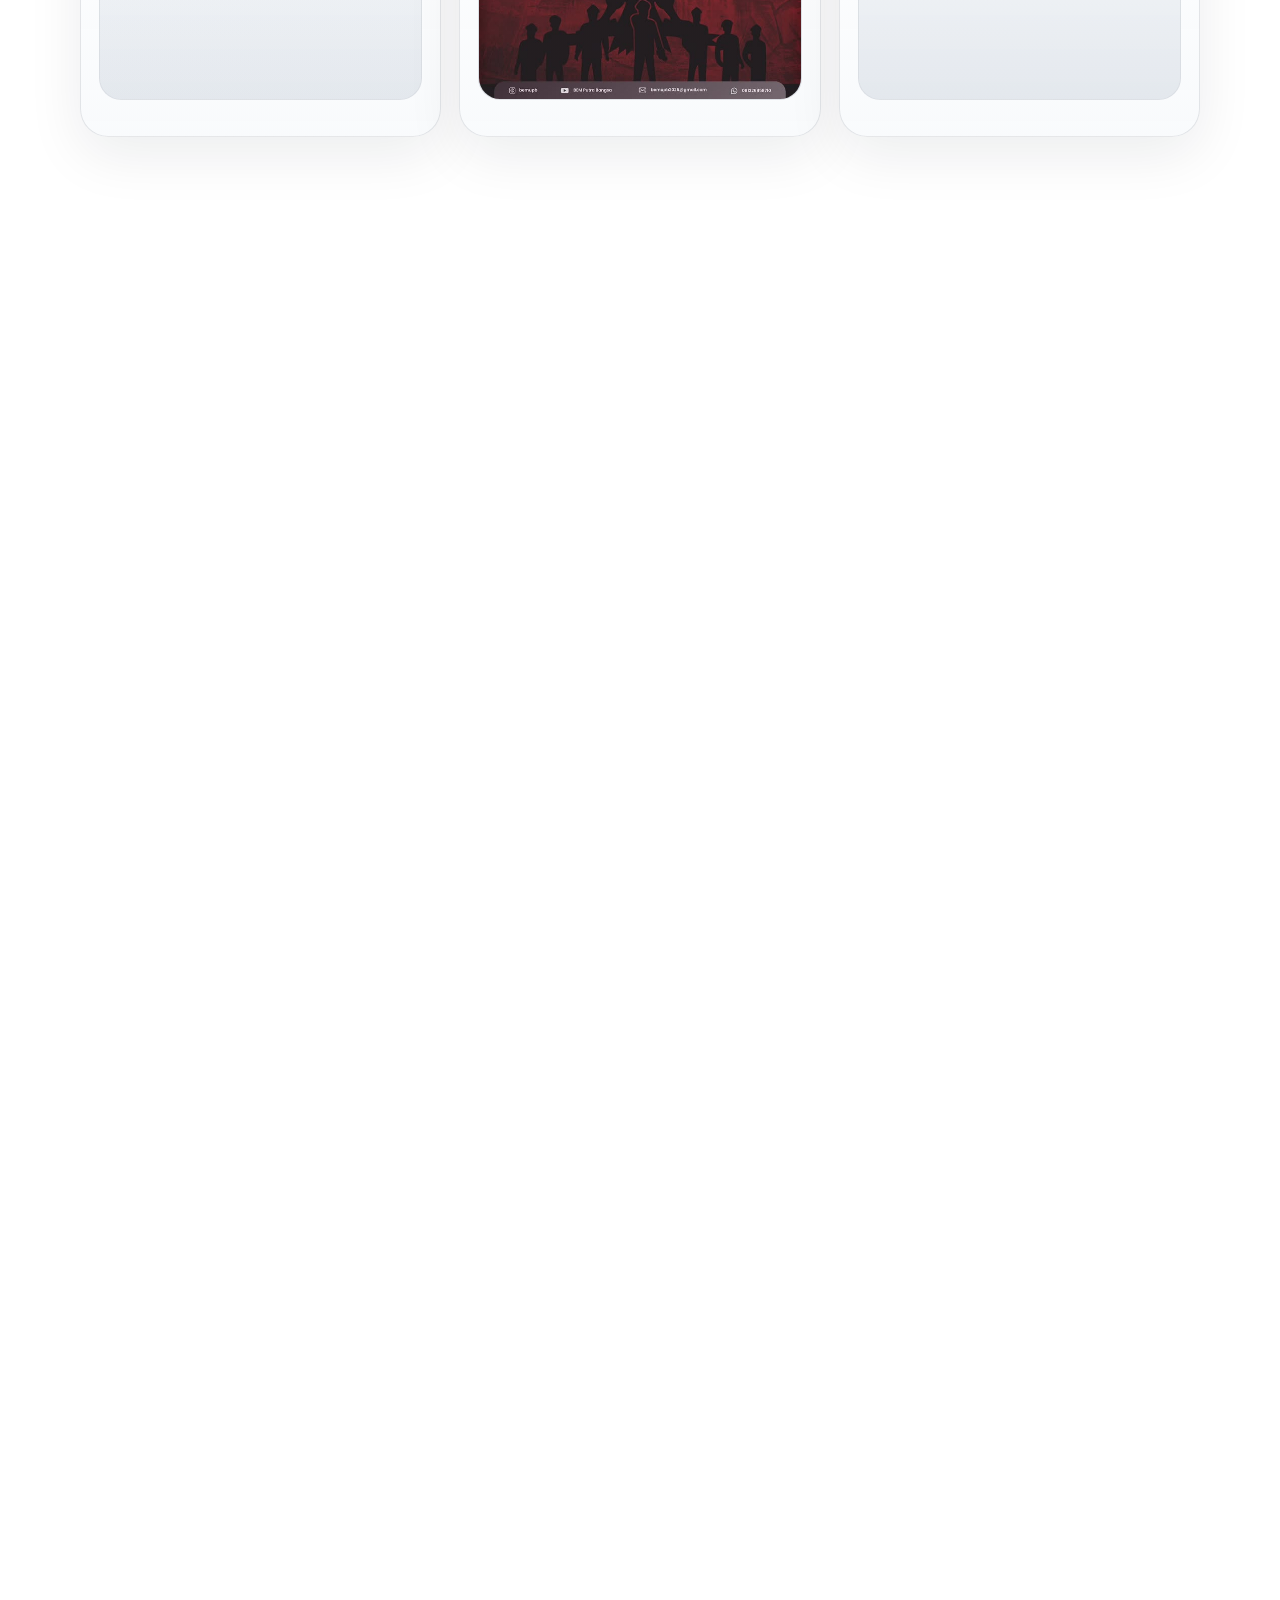
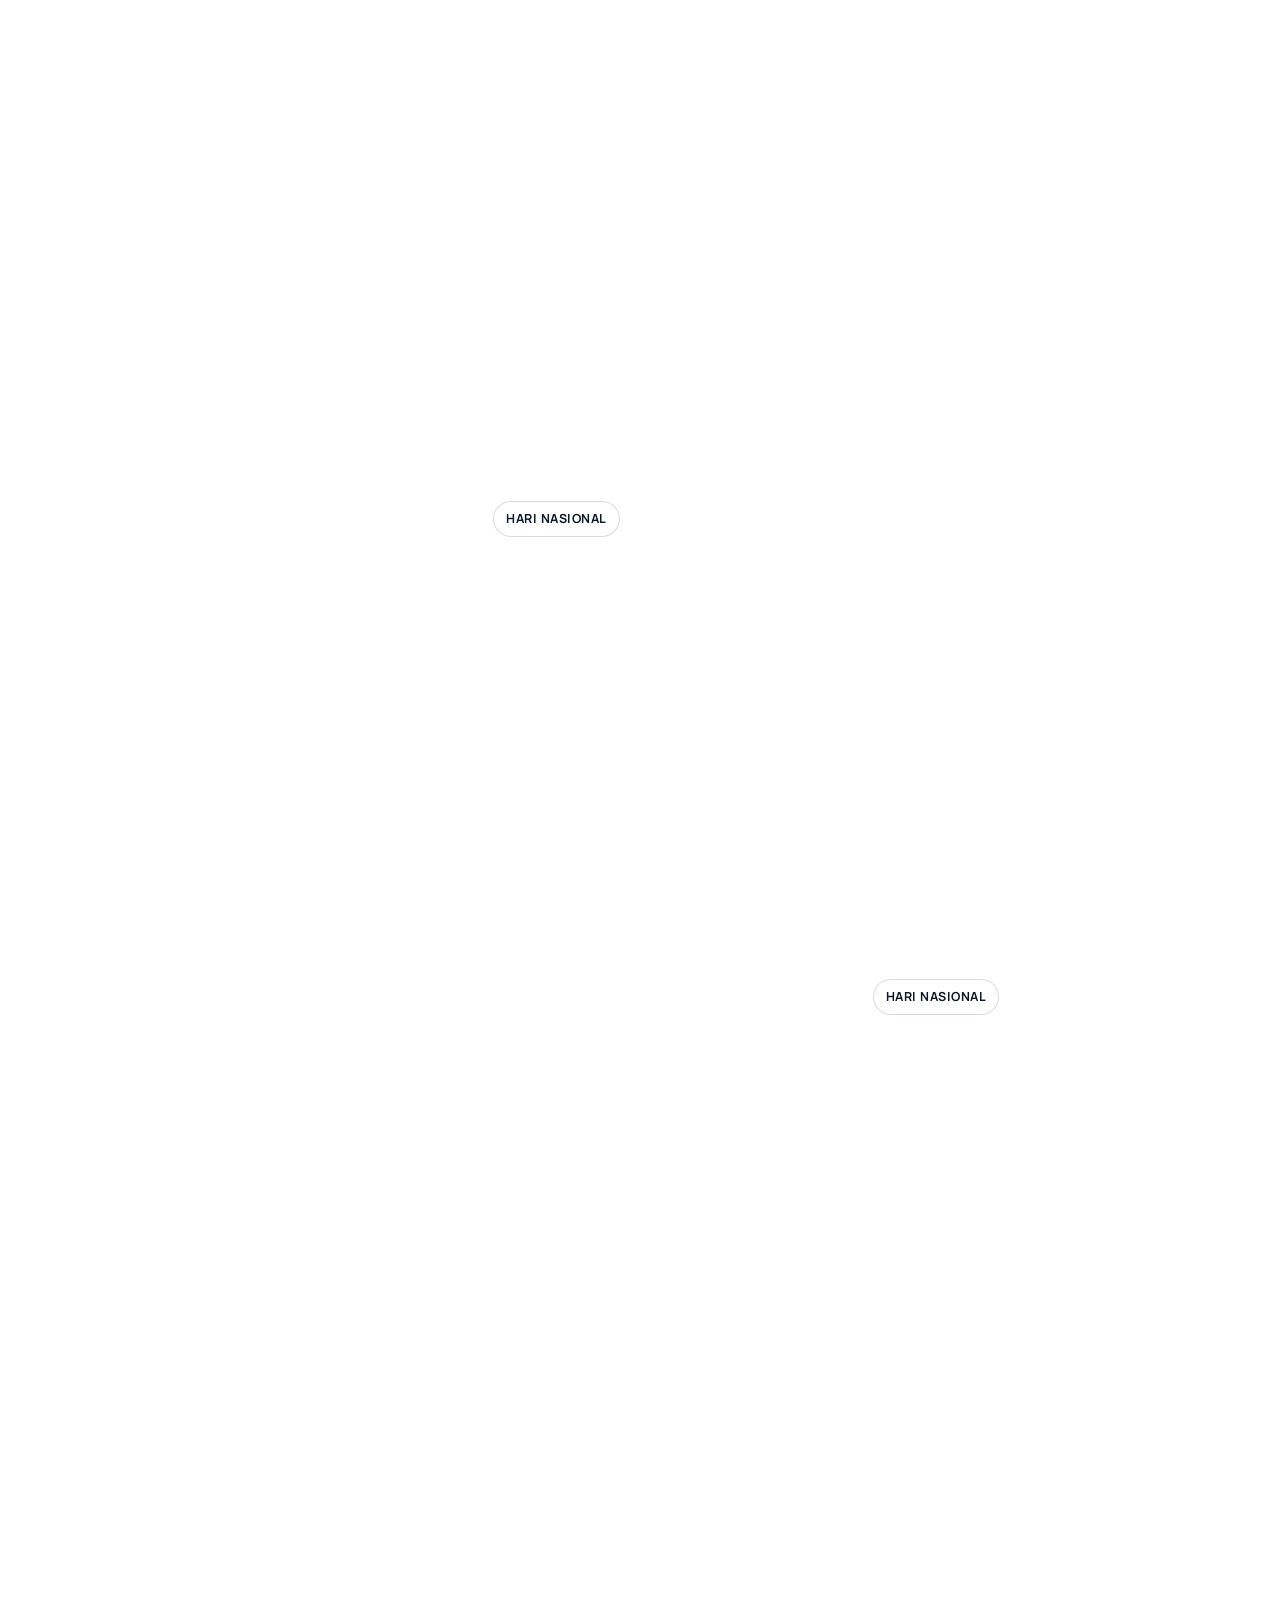
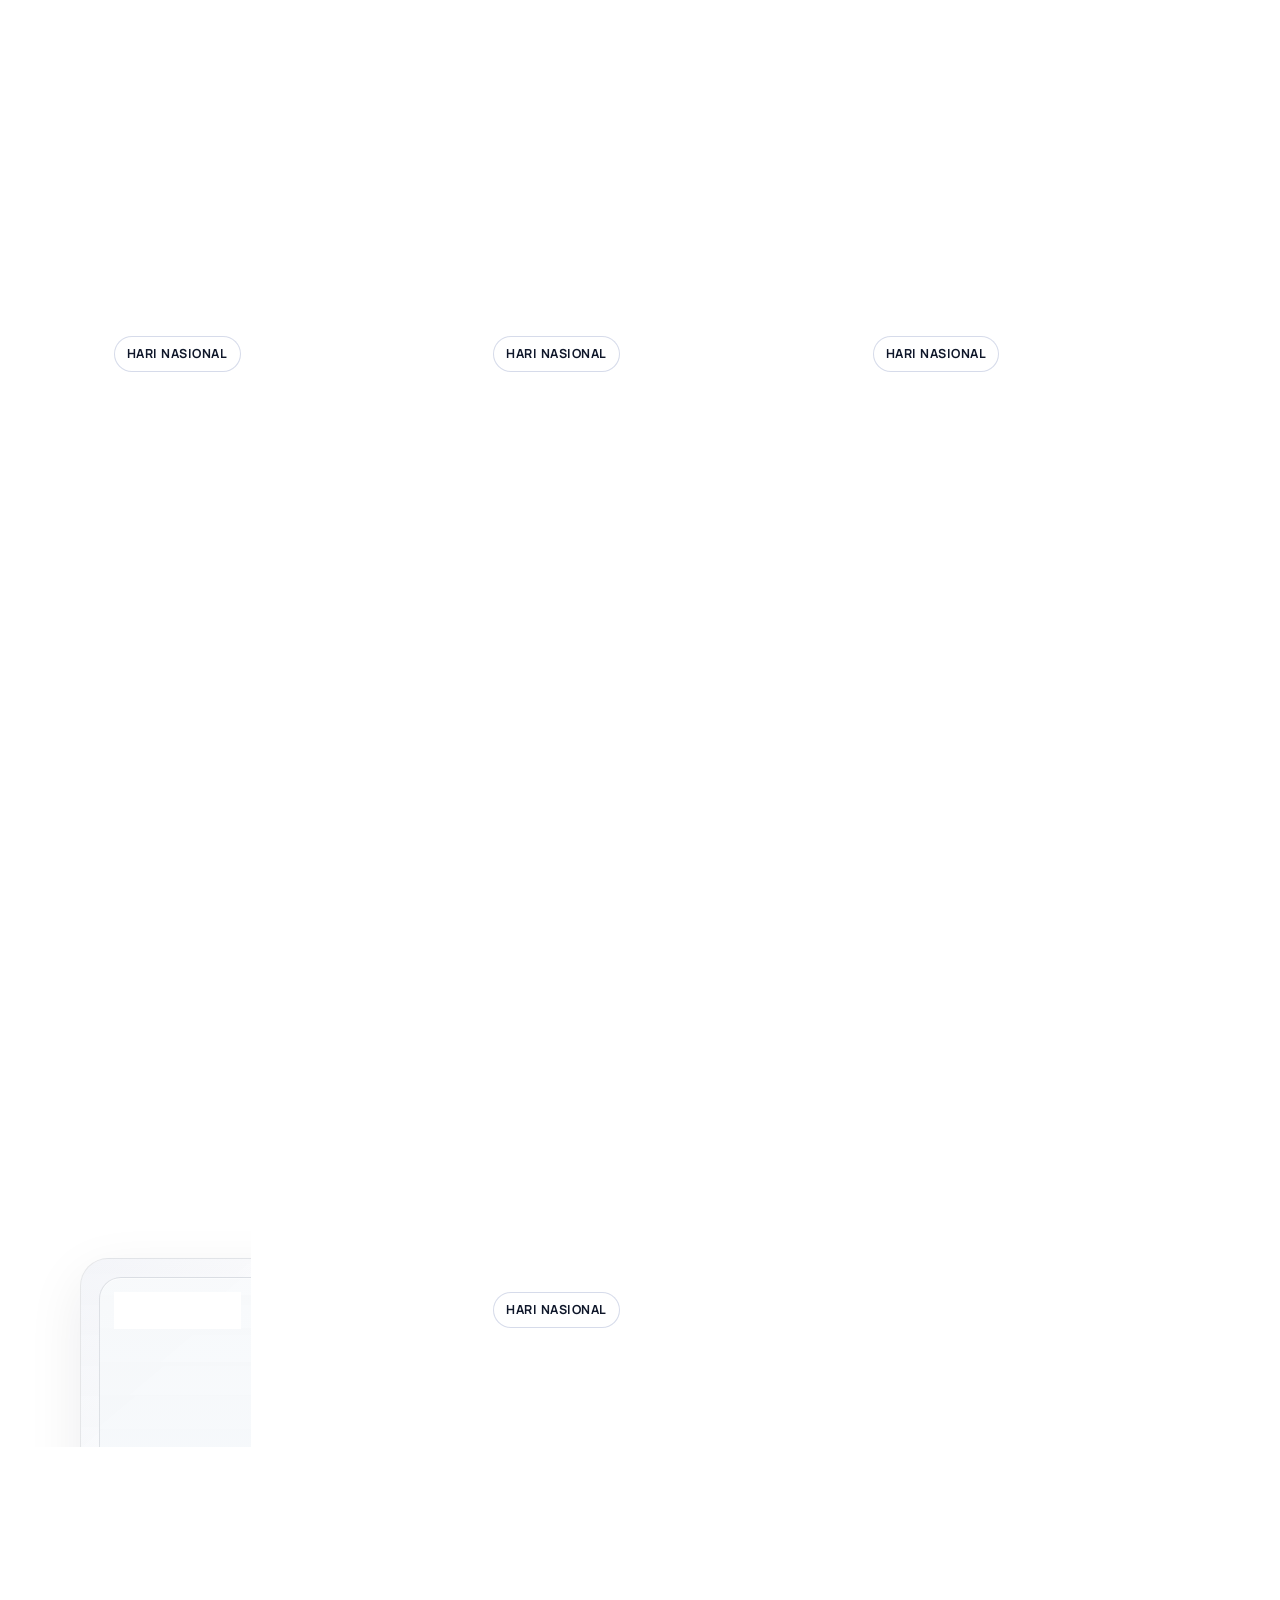
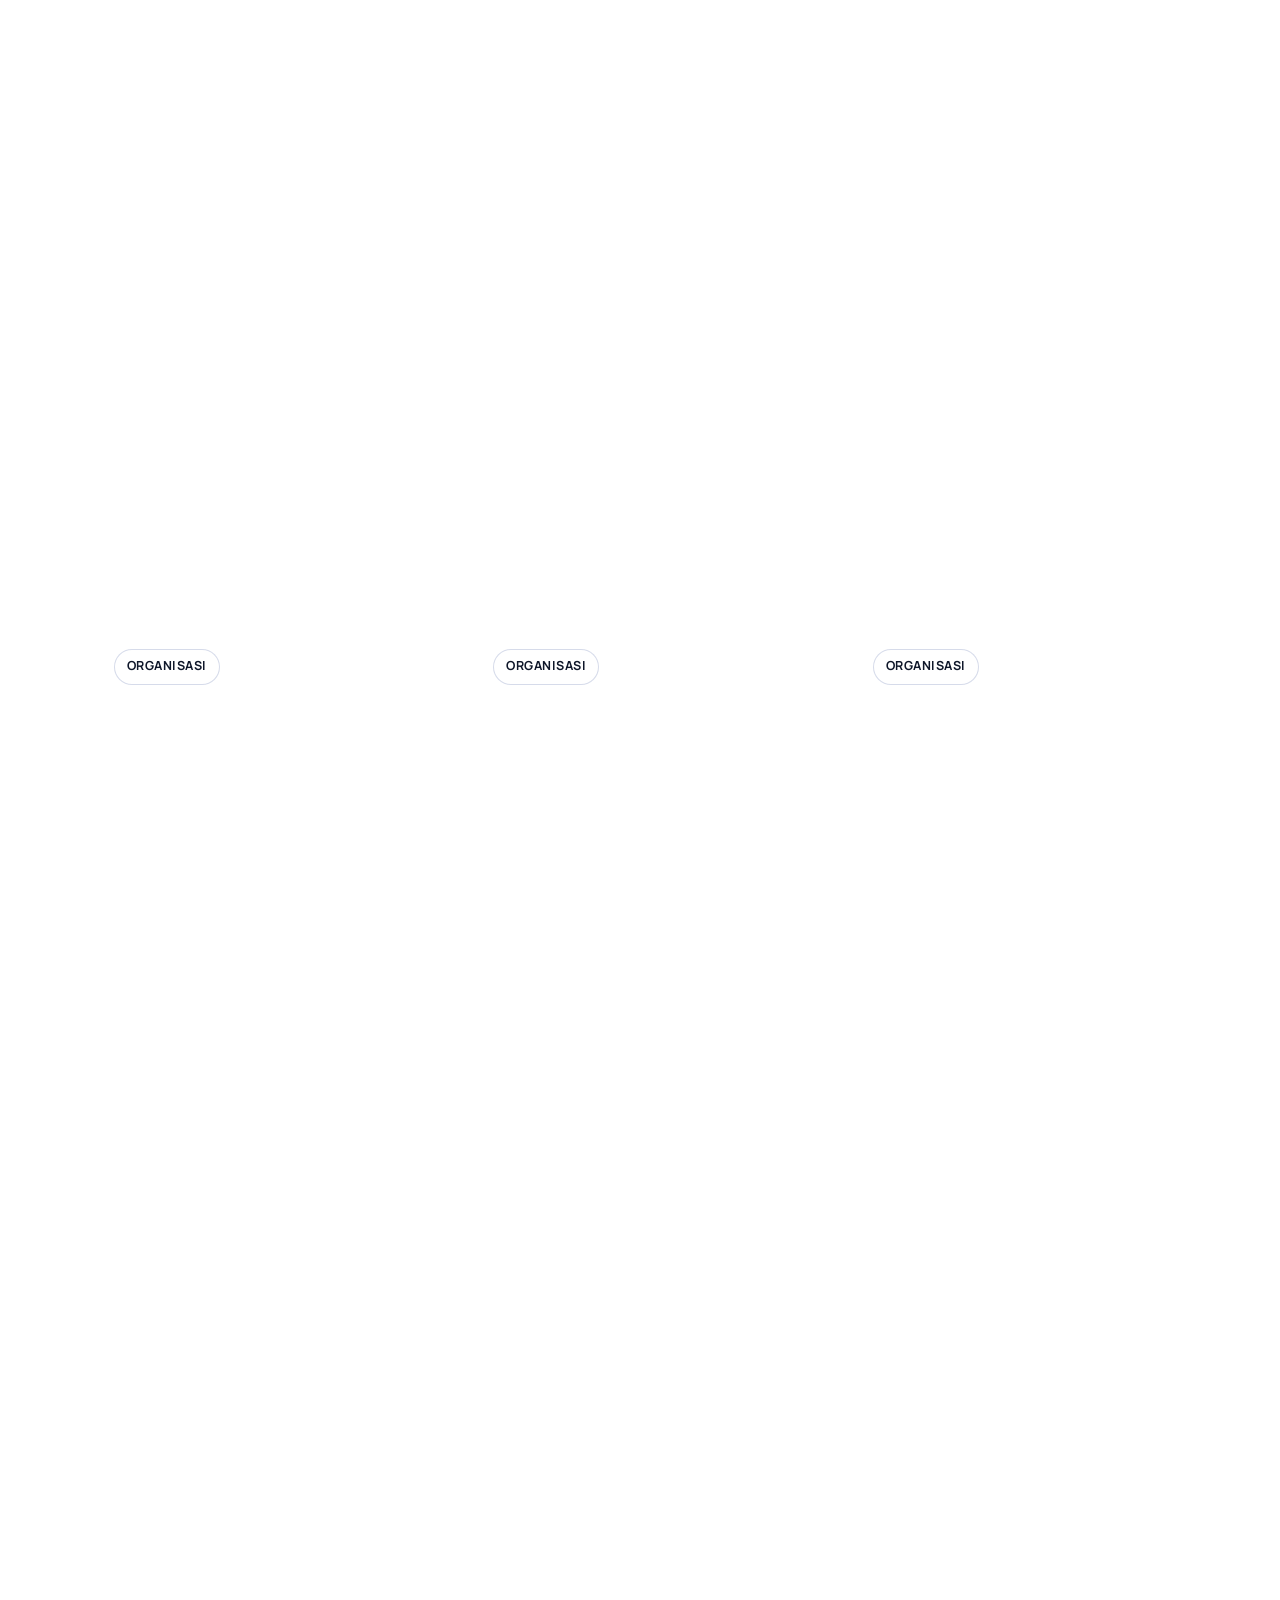
<file: portofolio.html>
<!DOCTYPE html>
<html lang="id">
<head>
  <meta charset="UTF-8">
  <meta name="viewport" content="width=device-width, initial-scale=1.0">
  <meta name="description" content="Koleksi lengkap portofolio Dana Riyadi - Web Development, Graphic Design, dan Video.">
  <title>Semua Portofolio | Dana Riyadi</title>
  <link rel="icon" type="image/png" href="assets/projects/logo.png">
  <link rel="preconnect" href="https://fonts.googleapis.com">
  <link rel="preconnect" href="https://fonts.gstatic.com" crossorigin>
  <link href="https://fonts.googleapis.com/css2?family=Manrope:wght@400;500;600;700;800&family=Sora:wght@500;600;700;800&display=swap" rel="stylesheet">
  <link rel="stylesheet" href="style.css">
</head>
<body>
  <div class="page-shell">

    <!-- HEADER / NAV -->
    <header class="site-header" id="top">
      <div class="container">
        <nav class="nav">
          <a class="brand" href="index.html" aria-label="Portofolio Dana Riyadi">
            <span class="brand-copy">
              <strong>DANA RIYADI</strong>
              <small>Portofolio</small>
            </span>
          </a>
          <button class="menu-toggle" type="button" aria-label="Buka menu" aria-expanded="false" aria-controls="nav-menu">
            <span></span>
            <span></span>
          </button>
          <div class="nav-menu" id="nav-menu">
            <a href="index.html">Home</a>
            <a href="index.html#about">About</a>
            <a href="index.html#experience">Experience</a>
            <a href="index.html#prestasi">Prestasi</a>
            <a class="active" href="portofolio.html">Portofolio</a>
            <a class="nav-cta" href="index.html#contact">Contact</a>
          </div>
        </nav>
      </div>
    </header>

    <main>
      <!-- PAGE HERO -->
      <section class="section page-hero">
        <div class="container">
          <div class="section-heading section-heading--split reveal" style="margin-bottom:28px;">
            <div>
              <span class="section-label">KOLEKSI LENGKAP</span>
              <h1>Semua Karya &amp; Project</h1>
            </div>
            <p>
              Jelajahi seluruh karya web development, desain grafis, UI/UX, dan produksi video
              yang pernah saya kerjakan untuk kampus, organisasi, bisnis, dan project digital.
            </p>
          </div>

          <!-- FILTER BAR -->
          <div class="filter-bar reveal">
            <button class="filter-button active" type="button" data-filter="all">Semua Karya</button>
            <button class="filter-button" type="button" data-filter="web">Web Development</button>
            <button class="filter-button" type="button" data-filter="design">Graphic Design</button>
            <button class="filter-button" type="button" data-filter="video">Video</button>
          </div>

          <!-- WEB DEVELOPMENT GRID -->
          <div class="projects-grid" style="align-items:stretch; margin-bottom:48px;">

            <!-- LP3M Next.js & WordPress -->
            <article class="project-card reveal" data-category="web">
              <div class="project-media media-carousel" style="aspect-ratio:1920/912;" data-carousel data-images="assets/projects/webdev/lp3m1.png|assets/projects/webdev/lp3mv2-1.png|assets/projects/webdev/lp3mv2-3.png|assets/projects/webdev/lp3m5.png|assets/projects/webdev/lp3m6.png">
                <img src="assets/projects/webdev/lp3m1.png" alt="Preview Website Lembaga Penelitian Pengembangan dan Pengabdian Kepada Masyarakat UPB" loading="lazy" decoding="async">
                <span class="project-status">WordPress &amp; Next.js</span>
              </div>
              <div class="project-content" style="display:flex;flex-direction:column;">
                <div class="project-meta"><span>INTERNSHIP</span></div>
                <h3>Website Lembaga Penelitian Pengembangan dan Pengabdian Kepada Masyarakat UPB</h3>
                <p style="flex:1;text-align:justify;text-justify:inter-word;">Website resmi LP3M Universitas Putra Bangsa yang dikembangkan dalam dua versi, yaitu menggunakan WordPress dan Next.js dengan database MySQL. Dilengkapi integrasi Looker Studio untuk mengolah dan menampilkan visualisasi data penelitian secara interaktif.</p>
                <a class="button-project-link" href="https://lp3m.universitasputrabangsa.ac.id/" target="_blank" rel="noopener"><span>Lihat website</span> <svg width="15" height="15" viewBox="0 0 24 24" fill="none" stroke="currentColor" stroke-width="2.2" stroke-linecap="round" stroke-linejoin="round"><path d="M18 13v6a2 2 0 0 1-2 2H5a2 2 0 0 1-2-2V8a2 2 0 0 1 2-2h6"></path><polyline points="15 3 21 3 21 9"></polyline><line x1="10" y1="14" x2="21" y2="3"></line></svg></a>
                <div class="project-tags"><span>Next.js</span><span>WordPress</span><span>Looker Studio</span><span>MySQL</span></div>
              </div>
            </article>

            <!-- Web Fakultas (FST + FEB) -->
            <article class="project-card reveal" data-category="web">
              <div class="project-media media-carousel" style="aspect-ratio:1920/912;" data-carousel data-images="assets/projects/webdev/fst1.png|assets/projects/webdev/fst2.png|assets/projects/webdev/fst3.png|assets/projects/webdev/fst4.png|assets/projects/webdev/feb1.png|assets/projects/webdev/feb2.png|assets/projects/webdev/feb3.png|assets/projects/webdev/feb4.png">
                <img src="assets/projects/webdev/fst1.png" alt="Preview Website Fakultas UPB" loading="lazy" decoding="async">
                <span class="project-status">WordPress Site</span>
              </div>
              <div class="project-content" style="display:flex;flex-direction:column;">
                <div class="project-meta"><span>INTERNSHIP</span></div>
                <h3>Website Fakultas UPB</h3>
                <p style="flex:1;text-align:justify;text-justify:inter-word;">Website resmi Fakultas Sains dan Teknologi (FST) serta Fakultas Ekonomi dan Bisnis (FEB) Universitas Putra Bangsa berbasis WordPress. Menampilkan informasi akademik, berita kegiatan terkini, dan profil program studi.</p>
                <div style="display:grid;grid-template-columns:1fr 1fr;gap:10px;width:100%;margin-top:12px;margin-bottom:12px;">
                  <a class="button-project-link" href="https://fst.universitasputrabangsa.ac.id/" target="_blank" rel="noopener" style="margin:0 !important;"><span>Lihat website FST</span> <svg width="15" height="15" viewBox="0 0 24 24" fill="none" stroke="currentColor" stroke-width="2.2" stroke-linecap="round" stroke-linejoin="round"><path d="M18 13v6a2 2 0 0 1-2 2H5a2 2 0 0 1-2-2V8a2 2 0 0 1 2-2h6"></path><polyline points="15 3 21 3 21 9"></polyline><line x1="10" y1="14" x2="21" y2="3"></line></svg></a>
                  <a class="button-project-link" href="https://feb.universitasputrabangsa.ac.id/" target="_blank" rel="noopener" style="margin:0 !important;"><span>Lihat website FEB</span> <svg width="15" height="15" viewBox="0 0 24 24" fill="none" stroke="currentColor" stroke-width="2.2" stroke-linecap="round" stroke-linejoin="round"><path d="M18 13v6a2 2 0 0 1-2 2H5a2 2 0 0 1-2-2V8a2 2 0 0 1 2-2h6"></path><polyline points="15 3 21 3 21 9"></polyline><line x1="10" y1="14" x2="21" y2="3"></line></svg></a>
                </div>
                <div class="project-tags"><span>WordPress</span><span>Institusi</span><span>FST &amp; FEB</span></div>
              </div>
            </article>

            <!-- Zaza Bakery -->
            <article class="project-card reveal" data-category="web">
              <div class="project-media media-carousel" style="aspect-ratio:1920/912;" data-carousel data-images="assets/projects/webdev/zazan1.png|assets/projects/webdev/zaza1.png|assets/projects/webdev/zaza2.png|assets/projects/webdev/zazan2.png|assets/projects/webdev/zazan3.png">
                <img src="assets/projects/webdev/zazan1.png" alt="Preview Website Company Profile Zaza Bakery" loading="lazy" decoding="async">
                <span class="project-status">WordPress &amp; Next.js</span>
              </div>
              <div class="project-content" style="display:flex;flex-direction:column;">
                <div class="project-meta"><span>KULIAH KERJA LAPANGAN</span></div>
                <h3>Website Company Profile Zaza Bakery</h3>
                <p style="flex:1;text-align:justify;text-justify:inter-word;">Website company profile toko roti Zaza Bakery yang dikembangkan dalam dua versi menggunakan WordPress dan Next.js. Di-hosting menggunakan Vercel, Supabase, dan Anymhost. Menampilkan katalog produk, fitur pemesanan via WhatsApp, testimoni pelanggan, FAQ, dan tautan media sosial.</p>
                <a class="button-project-link" href="https://zaza-bakery.vercel.app/" target="_blank" rel="noopener"><span>Lihat website</span> <svg width="15" height="15" viewBox="0 0 24 24" fill="none" stroke="currentColor" stroke-width="2.2" stroke-linecap="round" stroke-linejoin="round"><path d="M18 13v6a2 2 0 0 1-2 2H5a2 2 0 0 1-2-2V8a2 2 0 0 1 2-2h6"></path><polyline points="15 3 21 3 21 9"></polyline><line x1="10" y1="14" x2="21" y2="3"></line></svg></a>
                <div class="project-tags"><span>WordPress</span><span>Next.js</span><span>Vercel</span><span>Supabase</span><span>Anymhost</span></div>
              </div>
            </article>

            <!-- Aplikasi Manajemen Rapat BEM UPB (Projek Skripsi) -->
            <article class="project-card reveal" data-category="web">
              <div class="project-media media-carousel" style="aspect-ratio:1920/912;" data-carousel data-images="assets/projects/webdev/meet1.png|assets/projects/webdev/meet2.png|assets/projects/webdev/meet3.png|assets/projects/webdev/meet4.png|assets/projects/webdev/meet5.png|assets/projects/webdev/meet6.png|assets/projects/webdev/meet7.png|assets/projects/webdev/meet8.png|assets/projects/webdev/meet9.png">
                <img src="assets/projects/webdev/meet1.png" alt="Preview Aplikasi Manajemen Rapat BEM UPB" loading="lazy" decoding="async">
                <span class="project-status">Laravel App</span>
              </div>
              <div class="project-content" style="display:flex;flex-direction:column;">
                <div class="project-meta"><span>PROJEK SKRIPSI</span></div>
                <h3>Aplikasi Manajemen Rapat BEM UPB</h3>
                <p style="flex:1;text-align:justify;text-justify:inter-word;">Aplikasi web manajemen rapat BEM UPB yang dibangun sebagai projek skripsi menggunakan Laravel (PHP), database MySQL, wireframe Figma, dan hosting Anymhost. Fitur: penjadwalan rapat, pengumuman via WhatsApp (Fonnte) &amp; email SMTP, presensi berbasis geolocation dan foto selfie, serta notulensi dan dokumentasi rapat.</p>
                <a class="button-project-link" href="https://meetingbemupb.my.id/" target="_blank" rel="noopener"><span>Lihat website</span> <svg width="15" height="15" viewBox="0 0 24 24" fill="none" stroke="currentColor" stroke-width="2.2" stroke-linecap="round" stroke-linejoin="round"><path d="M18 13v6a2 2 0 0 1-2 2H5a2 2 0 0 1-2-2V8a2 2 0 0 1 2-2h6"></path><polyline points="15 3 21 3 21 9"></polyline><line x1="10" y1="14" x2="21" y2="3"></line></svg></a>
                <div class="project-tags"><span>Laravel</span><span>PHP</span><span>MySQL</span><span>Fonnte</span><span>Skripsi</span></div>
              </div>
            </article>

            <!-- Daycare -->
            <article class="project-card reveal" data-category="web">
              <div class="project-media media-carousel" style="aspect-ratio:1920/912;" data-carousel data-images="assets/projects/webdev/daycare1.png|assets/projects/webdev/daycare2.png|assets/projects/webdev/daycare3.png|assets/projects/webdev/daycare4.png|assets/projects/webdev/daycare5.png|assets/projects/webdev/daycare6.png">
                <img src="assets/projects/webdev/daycare1.png" alt="Preview Website Pendaftaran Daycare" loading="lazy" decoding="async">
                <span class="project-status">Django App</span>
              </div>
              <div class="project-content" style="display:flex;flex-direction:column;">
                <div class="project-meta"><span>STUDI INDEPENDEN BERSERTIFIKAT</span></div>
                <h3>Website Pendaftaran Daycare</h3>
                <p style="flex:1;text-align:justify;text-justify:inter-word;">Aplikasi web pendaftaran daycare dibangun dengan Django (Python), HTML, CSS, dan SQLite. Fitur pendaftaran anak secara online, pemantauan perkembangan anak, dan informasi parenting.</p>
                <div class="project-tags"><span>Django</span><span>Python</span><span>SQLite</span></div>
              </div>
            </article>

            <!-- Wisata Kota Lawet -->
            <article class="project-card reveal" data-category="web">
              <div class="project-media media-carousel" style="aspect-ratio:1920/912;" data-carousel data-images="assets/projects/webdev/lawet1.png|assets/projects/webdev/lawet3.png">
                <img src="assets/projects/webdev/lawet1.png" alt="Preview Website Wisata Kota Lawet" loading="lazy" decoding="async">
                <span class="project-status">WordPress Site</span>
              </div>
              <div class="project-content" style="display:flex;flex-direction:column;">
                <div class="project-meta"><span>WordPress</span><span>Tourism</span></div>
                <h3>Website Wisata Kota Lawet</h3>
                <p style="flex:1;text-align:justify;text-justify:inter-word;">Website informasi wisata Kebumen berbasis WordPress. Menampilkan daftar destinasi wisata yang dikategorikan berdasarkan jenisnya. Setiap destinasi dilengkapi dengan foto, alamat lengkap, dan deskripsi tempat wisata.</p>
                <a class="button-project-link" href="https://wisatakotalawet.wordpress.com/" target="_blank" rel="noopener"><span>Lihat website</span> <svg width="15" height="15" viewBox="0 0 24 24" fill="none" stroke="currentColor" stroke-width="2.2" stroke-linecap="round" stroke-linejoin="round"><path d="M18 13v6a2 2 0 0 1-2 2H5a2 2 0 0 1-2-2V8a2 2 0 0 1 2-2h6"></path><polyline points="15 3 21 3 21 9"></polyline><line x1="10" y1="14" x2="21" y2="3"></line></svg></a>
                <div class="project-tags"><span>WordPress</span><span>Wisata</span><span>Kebumen</span></div>
              </div>
            </article>

            <!-- Bimbel UTBK -->
            <article class="project-card reveal" data-category="web">
              <div class="project-media media-carousel" style="aspect-ratio:1920/912;" data-carousel data-images="assets/projects/webdev/utbk1.png|assets/projects/webdev/utbk2.png|assets/projects/webdev/utbk3.png|assets/projects/webdev/utbk4.png|assets/projects/webdev/utbk5.png|assets/projects/webdev/utbk6.png|assets/projects/webdev/utbk7.png|assets/projects/webdev/utbk8.png|assets/projects/webdev/utbk9.png|assets/projects/webdev/utbk10.png">
                <img src="assets/projects/webdev/utbk1.png" alt="Preview Website Pendaftaran Bimbel UTBK" loading="lazy" decoding="async">
                <span class="project-status">HTML / CSS</span>
              </div>
              <div class="project-content" style="display:flex;flex-direction:column;">
                <div class="project-meta"><span>Website</span><span>Education</span></div>
                <h3>Website Pendaftaran Bimbel UTBK</h3>
                <p style="flex:1;text-align:justify;text-justify:inter-word;">Website pendaftaran bimbingan belajar UTBK menggunakan HTML dan CSS murni, dengan tampilan yang bersih dan proses pendaftaran yang mudah digunakan.</p>
                <div class="project-tags"><span>HTML</span><span>CSS</span><span>Education</span></div>
              </div>
            </article>

            <!-- UI/UX My UKM -->
            <article class="project-card reveal" data-category="web">
              <div class="project-media media-carousel" style="aspect-ratio:1920/912;" data-carousel data-images="assets/projects/webdev/ukm1.png|assets/projects/webdev/ukm2.png|assets/projects/webdev/ukm3.png|assets/projects/webdev/ukm4.png|assets/projects/webdev/ukm5.png">
                <img src="assets/projects/webdev/ukm1.png" alt="Preview UI/UX Aplikasi My UKM" loading="lazy" decoding="async">
                <span class="project-status">UI/UX Design</span>
              </div>
              <div class="project-content" style="display:flex;flex-direction:column;">
                <div class="project-meta"><span>PROJEK KULIAH</span></div>
                <h3>UI/UX Aplikasi My UKM</h3>
                <p style="flex:1;text-align:justify;text-justify:inter-word;">Rancangan UI/UX aplikasi My UKM untuk pengelolaan Unit Kegiatan Mahasiswa secara digital. Memudahkan pendaftaran anggota dan pencatatan presensi kegiatan UKM melalui aplikasi mobile.</p>
                <div class="project-tags"><span>UI/UX</span><span>Figma</span><span>Mobile</span></div>
              </div>
            </article>

            <!-- Catatan Kuliah Android -->
            <article class="project-card reveal" data-category="web">
              <div class="project-media" style="aspect-ratio:1920/912;">
                <img src="assets/projects/manajemen-rapat-bem.svg" alt="Preview Aplikasi Catatan Kuliah" loading="lazy" decoding="async">
                <span class="project-status">Android App</span>
              </div>
              <div class="project-content" style="display:flex;flex-direction:column;">
                <div class="project-meta"><span>Mobile</span><span>Android</span></div>
                <h3>Aplikasi Catatan Kuliah</h3>
                <p style="flex:1;text-align:justify;text-justify:inter-word;">Aplikasi mobile Android untuk mendukung proses perkuliahan. Fitur: membuat dan mengelola catatan kuliah, serta akses cepat ke berbagai platform pendukung seperti AI, Perpusnas, jurnal ilmiah, dan sumber belajar lainnya.</p>
                <div class="project-tags"><span>JavaScript</span><span>Android Studio</span><span>Mobile</span></div>
              </div>
            </article>

            <!-- Website Pendaftaran UKM UPB -->
            <article class="project-card reveal" data-category="web">
              <div class="project-media" style="aspect-ratio:1920/912;">
                <img src="assets/projects/manajemen-rapat-bem.svg" alt="Preview Website Pendaftaran UKM UPB" loading="lazy" decoding="async">
                <span class="project-status">HTML / CSS</span>
              </div>
              <div class="project-content" style="display:flex;flex-direction:column;">
                <div class="project-meta"><span>Website</span><span>Organisasi</span></div>
                <h3>Website Pendaftaran UKM UPB</h3>
                <p style="flex:1;text-align:justify;text-justify:inter-word;">Website pendaftaran Unit Kegiatan Mahasiswa (UKM) Universitas Putra Bangsa menggunakan HTML, CSS, dan database MySQL. Memudahkan mahasiswa mendaftar ke UKM pilihan secara online.</p>
                <div class="project-tags"><span>HTML</span><span>CSS</span><span>MySQL</span></div>
              </div>
            </article>

          </div>

          <!-- GRAPHIC DESIGN SECTION -->
          <div style="margin-bottom:18px;" class="reveal">
            <span class="section-label">Graphic Design</span>
          </div>
          <div class="projects-grid design-grid" id="design-gallery" style="margin-bottom:48px;">
            <article class="project-card design-card reveal" data-category="design">
              <div class="project-media" style="aspect-ratio:4/5;">
                <img src="assets/projects/design/14.webp" alt="Design 14" loading="lazy" decoding="async">
              </div>
            </article>
            <article class="project-card design-card reveal" data-category="design">
              <div class="project-media" style="aspect-ratio:4/5;">
                <img src="assets/projects/design/15.webp" alt="Design 15" loading="lazy" decoding="async">
              </div>
            </article>
            <article class="project-card design-card reveal" data-category="design">
              <div class="project-media" style="aspect-ratio:4/5;">
                <img src="assets/projects/design/43.jpg" alt="Design 43" loading="lazy" decoding="async">
              </div>
            </article>
            <article class="project-card design-card reveal" data-category="design">
              <div class="project-media" style="aspect-ratio:4/5;">
                <img src="assets/projects/design/16.webp" alt="Design 16" loading="lazy" decoding="async">
              </div>
            </article>
            <article class="project-card design-card reveal" data-category="design">
              <div class="project-media" style="aspect-ratio:4/5;">
                <img src="assets/projects/design/125.jpg" alt="Design 125" loading="lazy" decoding="async">
              </div>
            </article>
            <article class="project-card design-card reveal" data-category="design">
              <div class="project-media" style="aspect-ratio:4/5;">
                <img src="assets/projects/design/341.webp" alt="Design 341" loading="lazy" decoding="async">
              </div>
            </article>
          </div>

          <!-- VIDEO SECTION -->
          <div style="margin-bottom:18px;" class="reveal">
            <span class="section-label">Video</span>
          </div>
          <div class="projects-grid" style="margin-bottom:60px;">
            <article class="project-card reveal" data-category="video">
              <a href="https://www.youtube.com/watch?v=QSQfKe1WLQ4" target="_blank" rel="noopener noreferrer" class="video-thumb-link" aria-label="Tonton Video Profile BEM UPB 2025 di YouTube">
                <div class="project-media video-thumb" style="aspect-ratio:16/9;">
                  <img src="https://img.youtube.com/vi/QSQfKe1WLQ4/maxresdefault.jpg" alt="Video Profile BEM UPB 2025" loading="lazy" decoding="async">
                  <div class="video-play-btn" aria-hidden="true">
                    <svg width="52" height="52" viewBox="0 0 52 52" fill="none" xmlns="http://www.w3.org/2000/svg">
                      <circle cx="26" cy="26" r="26" fill="rgba(255,255,255,0.92)"/>
                      <path d="M21 18l16 8-16 8V18z" fill="#0F172A"/>
                    </svg>
                  </div>
                  <span class="video-yt-badge">YouTube</span>
                </div>
              </a>
              <div class="project-content" style="display:flex;flex-direction:column;">
                <div class="project-meta"><span>Video</span><span>Organisasi</span></div>
                <h3>Video Profile BEM UPB 2025</h3>
                <p style="flex:1;text-align:justify;text-justify:inter-word;">Video profile resmi BEM Universitas Putra Bangsa 2025 – Kabinet Bima Cita yang diproduksi dan disunting menggunakan Adobe Premiere Pro. Menampilkan visi, misi, dan semangat pengabdian kabinet dalam karya sinematik yang profesional.</p>
                <a class="button-project-link" href="https://www.youtube.com/watch?v=QSQfKe1WLQ4" target="_blank" rel="noopener">
                  <span>Tonton di YouTube</span>
                  <svg width="16" height="16" viewBox="0 0 24 24" fill="currentColor"><path d="M23.498 6.186a3.016 3.016 0 0 0-2.122-2.136C19.505 3.545 12 3.545 12 3.545s-7.505 0-9.377.505A3.017 3.017 0 0 0 .502 6.186C0 8.07 0 12 0 12s0 3.93.502 5.814a3.016 3.016 0 0 0 2.122 2.136c1.871.505 9.376.505 9.376.505s7.505 0 9.377-.505a3.015 3.015 0 0 0 2.122-2.136C24 15.93 24 12 24 12s0-3.93-.502-5.814zM9.545 15.568V8.432L15.818 12l-6.273 3.568z"/></svg>
                </a>
                <div class="project-tags"><span>Adobe Premiere Pro</span><span>Video Profile</span><span>BEM UPB</span><span>Sinematik</span></div>
              </div>
            </article>

            <article class="project-card reveal" data-category="video">
              <a href="https://www.youtube.com/watch?v=WlWO-FxSLHY" target="_blank" rel="noopener noreferrer" class="video-thumb-link" aria-label="Tonton Papermob Prospek UPB 2025 di YouTube">
                <div class="project-media video-thumb" style="aspect-ratio:16/9;">
                  <img src="https://img.youtube.com/vi/WlWO-FxSLHY/maxresdefault.jpg" alt="Papermob Prospek UPB 2025" loading="lazy" decoding="async">
                  <div class="video-play-btn" aria-hidden="true">
                    <svg width="52" height="52" viewBox="0 0 52 52" fill="none" xmlns="http://www.w3.org/2000/svg">
                      <circle cx="26" cy="26" r="26" fill="rgba(255,255,255,0.92)"/>
                      <path d="M21 18l16 8-16 8V18z" fill="#0F172A"/>
                    </svg>
                  </div>
                  <span class="video-yt-badge">YouTube</span>
                </div>
              </a>
              <div class="project-content" style="display:flex;flex-direction:column;">
                <div class="project-meta"><span>Video</span><span>Event</span></div>
                <h3>Papermob Prospek UPB 2025</h3>
                <p style="flex:1;text-align:justify;text-justify:inter-word;">Dokumentasi aksi papermob spektakuler dalam rangkaian kegiatan Prospek UPB 2025. Proses editing dan penyusunan klip dikerjakan menggunakan Adobe Premiere Pro, menampilkan formasi visual ratusan mahasiswa baru sebagai simbol kebersamaan kampus.</p>
                <a class="button-project-link" href="https://www.youtube.com/watch?v=WlWO-FxSLHY" target="_blank" rel="noopener">
                  <span>Tonton di YouTube</span>
                  <svg width="16" height="16" viewBox="0 0 24 24" fill="currentColor"><path d="M23.498 6.186a3.016 3.016 0 0 0-2.122-2.136C19.505 3.545 12 3.545 12 3.545s-7.505 0-9.377.505A3.017 3.017 0 0 0 .502 6.186C0 8.07 0 12 0 12s0 3.93.502 5.814a3.016 3.016 0 0 0 2.122 2.136c1.871.505 9.376.505 9.376.505s7.505 0 9.377-.505a3.015 3.015 0 0 0 2.122-2.136C24 15.93 24 12 24 12s0-3.93-.502-5.814zM9.545 15.568V8.432L15.818 12l-6.273 3.568z"/></svg>
                </a>
                <div class="project-tags"><span>Adobe Premiere Pro</span><span>Dokumentasi</span><span>Papermob</span><span>Prospek UPB</span></div>
              </div>
            </article>
          </div>

          <!-- BACK TO HOME BUTTON -->
          <div style="text-align:center; padding: 24px 0 40px;" class="reveal">
            <a class="button button-secondary" href="index.html#portofolio" style="display:inline-flex;align-items:center;gap:10px;padding:12px 24px;">
              <svg width="18" height="18" viewBox="0 0 24 24" fill="none" stroke="currentColor" stroke-width="2.2" stroke-linecap="round" stroke-linejoin="round">
                <line x1="19" y1="12" x2="5" y2="12"></line>
                <polyline points="12 19 5 12 12 5"></polyline>
              </svg>
              <span>Kembali ke Halaman Utama</span>
            </a>
          </div>

        </div>
      </section>
    </main>

    <footer class="site-footer">
      <div class="container footer-content">
        <p>Portofolio Dana Riyadi - Graphic Design and Web Developer.</p>
        <p>&copy; <span id="year"></span> Dana Riyadi.</p>
      </div>
    </footer>
  </div>

  <script src="script.js"></script>
</body>
</html>
</file>
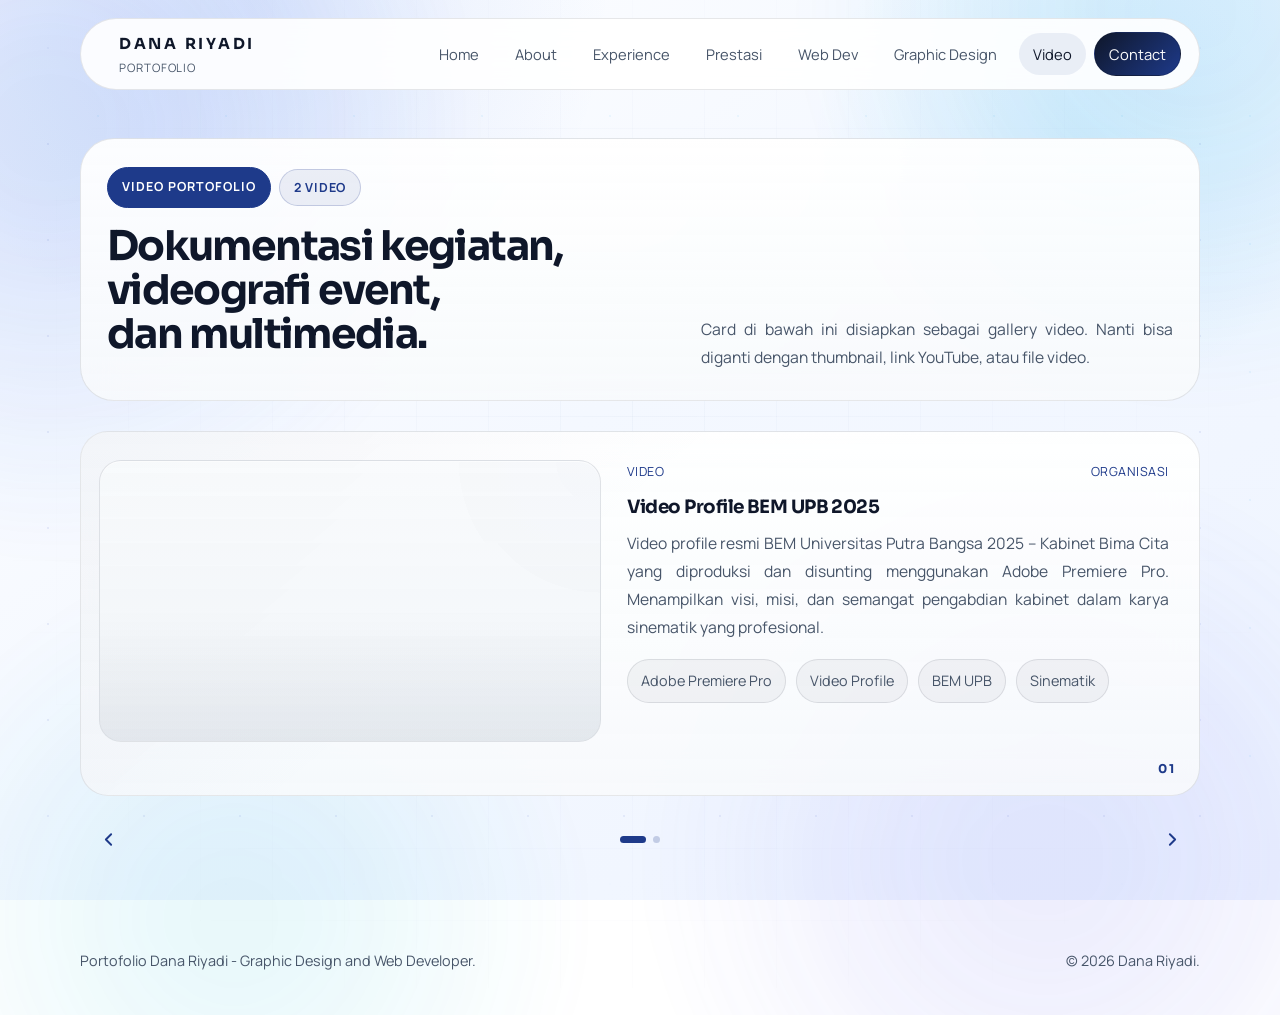
<file: video.html>
<!DOCTYPE html>
<html lang="id">
<head>
  <meta charset="UTF-8">
  <meta name="viewport" content="width=device-width, initial-scale=1.0">
  <meta name="description" content="Portofolio video dan dokumentasi multimedia Dana Riyadi.">
  <title>Video | Dana Riyadi</title>
  <link rel="icon" type="image/png" href="assets/projects/logo.png">
  <link rel="preconnect" href="https://fonts.googleapis.com">
  <link rel="preconnect" href="https://fonts.gstatic.com" crossorigin>
  <link href="https://fonts.googleapis.com/css2?family=Manrope:wght@400;500;600;700;800&family=Sora:wght@500;600;700;800&display=swap" rel="stylesheet">
  <link rel="stylesheet" href="style.css?v=20260904-25">
</head>
<body>
  <div class="page-shell">
    <header class="site-header" id="top"><div class="container"><nav class="nav"><a class="brand" href="index.html" aria-label="Portofolio Dana Riyadi"><span class="brand-copy"><strong>DANA RIYADI</strong><small>Portofolio</small></span></a><button class="menu-toggle" type="button" aria-label="Buka menu" aria-expanded="false" aria-controls="nav-menu"><span></span><span></span></button><div class="nav-menu" id="nav-menu"><a href="index.html">Home</a><a href="about.html">About</a><a href="index.html#experience">Experience</a><a href="index.html#prestasi">Prestasi</a><a href="webdev.html">Web Dev</a><a href="design.html">Graphic Design</a><a class="active" href="video.html">Video</a><a class="nav-cta" href="contact.html">Contact</a></div></nav></div></header>
    <main>
      <section class="section page-hero">
        <div class="container">
          <div class="section-heading section-heading--split reveal">
            <div>
              <div class="section-label-row">
                <span class="section-label">Video Portofolio</span>
                <span class="section-count-badge" data-carousel-count data-carousel-count-for="video-page-carousel" data-count-label="Video">2 Video</span>
              </div>
              <h1>Dokumentasi kegiatan, videografi event, dan multimedia.</h1>
            </div>
            <p>Card di bawah ini disiapkan sebagai gallery video. Nanti bisa diganti dengan thumbnail, link YouTube, atau file video.</p>
          </div>
          <div class="projects-grid horizontal-auto-carousel portfolio-video-carousel" id="video-page-carousel" data-horizontal-carousel aria-label="Daftar video">
            <article class="project-card reveal">
              <div class="project-media" style="aspect-ratio:16/9;"><iframe src="https://www.youtube.com/embed/QSQfKe1WLQ4" title="Video Profile BEM UPB 2025" frameborder="0" allow="accelerometer; autoplay; clipboard-write; encrypted-media; gyroscope; picture-in-picture" allowfullscreen style="display:block;width:100%;height:100%;border-radius:inherit;"></iframe></div>
              <div class="project-content"><div class="project-meta"><span>Video</span><span>Organisasi</span></div><h3>Video Profile BEM UPB 2025</h3><p style="text-align:justify;text-justify:inter-word;">Video profile resmi BEM Universitas Putra Bangsa 2025 – Kabinet Bima Cita yang diproduksi dan disunting menggunakan Adobe Premiere Pro. Menampilkan visi, misi, dan semangat pengabdian kabinet dalam karya sinematik yang profesional.</p><div class="project-tags"><span>Adobe Premiere Pro</span><span>Video Profile</span><span>BEM UPB</span><span>Sinematik</span></div></div>
            </article>
            <article class="project-card reveal">
              <div class="project-media" style="aspect-ratio:16/9;"><iframe src="https://www.youtube.com/embed/WlWO-FxSLHY" title="Papermob Prospek UPB 2025" frameborder="0" allow="accelerometer; autoplay; clipboard-write; encrypted-media; gyroscope; picture-in-picture" allowfullscreen style="display:block;width:100%;height:100%;border-radius:inherit;"></iframe></div>
              <div class="project-content"><div class="project-meta"><span>Video</span><span>Event</span></div><h3>Papermob Prospek UPB 2025</h3><p style="text-align:justify;text-justify:inter-word;">Dokumentasi aksi papermob spektakuler dalam rangkaian kegiatan Prospek UPB 2025. Proses editing dan penyusunan klip dikerjakan menggunakan Adobe Premiere Pro, menampilkan formasi visual ratusan mahasiswa baru sebagai simbol kebersamaan kampus.</p><div class="project-tags"><span>Adobe Premiere Pro</span><span>Dokumentasi</span><span>Papermob</span><span>Prospek UPB</span></div></div>
            </article>
          </div>
        </div>
      </section>
    </main>
    <footer class="site-footer"><div class="container footer-content"><p>Portofolio Dana Riyadi - Graphic Design and Web Developer.</p><p>&copy; <span id="year"></span> Dana Riyadi.</p></div></footer>
  </div>
  <script src="script.js?v=20260904-25"></script>
</body>
</html>
</file>
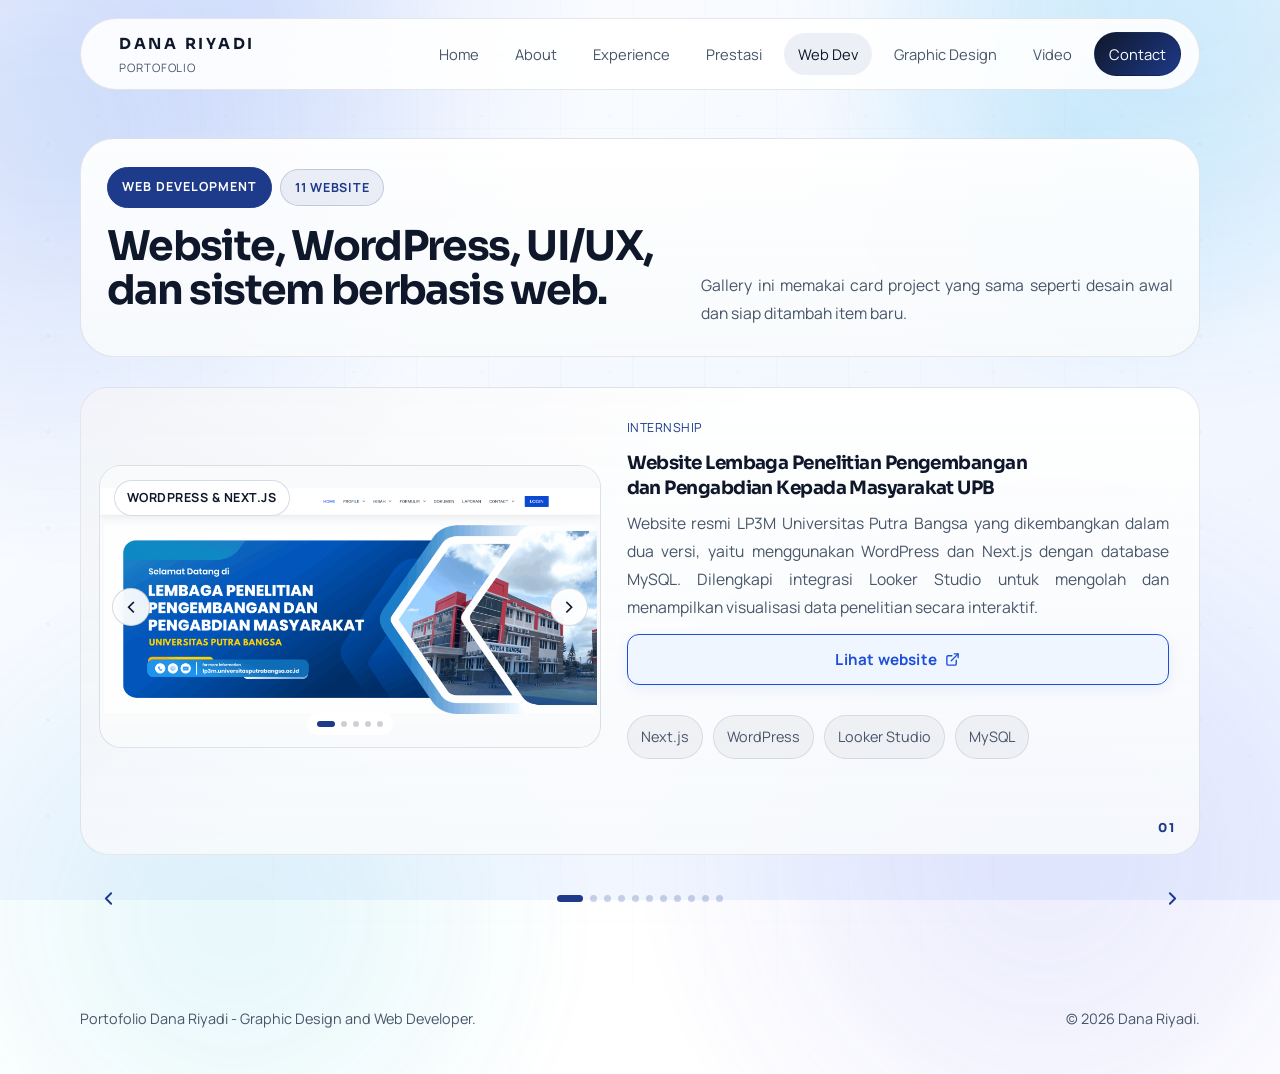
<file: webdev.html>
<!DOCTYPE html>
<html lang="id">
<head>
  <meta charset="UTF-8">
  <meta name="viewport" content="width=device-width, initial-scale=1.0">
  <meta name="description" content="Portofolio web development Dana Riyadi.">
  <title>Web Development | Dana Riyadi</title>
  <link rel="icon" type="image/png" href="assets/projects/logo.png">
  <link rel="preconnect" href="https://fonts.googleapis.com">
  <link rel="preconnect" href="https://fonts.gstatic.com" crossorigin>
  <link href="https://fonts.googleapis.com/css2?family=Manrope:wght@400;500;600;700;800&family=Sora:wght@500;600;700;800&display=swap" rel="stylesheet">
  <link rel="stylesheet" href="style.css?v=20260904-25">
</head>
<body>
  <div class="page-shell">
    <header class="site-header" id="top">
      <div class="container">
        <nav class="nav">
          <a class="brand" href="index.html" aria-label="Portofolio Dana Riyadi"><span class="brand-copy"><strong>DANA RIYADI</strong><small>Portofolio</small></span></a>
          <button class="menu-toggle" type="button" aria-label="Buka menu" aria-expanded="false" aria-controls="nav-menu"><span></span><span></span></button>
          <div class="nav-menu" id="nav-menu">
            <a href="index.html">Home</a><a href="about.html">About</a><a href="index.html#experience">Experience</a><a href="index.html#prestasi">Prestasi</a><a class="active" href="webdev.html">Web Dev</a><a href="design.html">Graphic Design</a><a href="video.html">Video</a><a class="nav-cta" href="contact.html">Contact</a>
          </div>
        </nav>
      </div>
    </header>
    <main>
      <section class="section page-hero">
        <div class="container">
          <div class="section-heading section-heading--split reveal">
            <div>
              <div class="section-label-row">
                <span class="section-label">Web Development</span>
                <span class="section-count-badge" data-carousel-count data-carousel-count-for="webdev-page-carousel" data-count-label="Website">11 Website</span>
              </div>
              <h1>Website, WordPress, UI/UX, dan sistem berbasis web.</h1>
            </div>
            <p>Gallery ini memakai card project yang sama seperti desain awal dan siap ditambah item baru.</p>
          </div>
          <div class="projects-grid horizontal-auto-carousel portfolio-web-carousel" id="webdev-page-carousel" data-horizontal-carousel aria-label="Daftar project website" style="align-items:stretch;">
            <article class="project-card reveal"><div class="project-media media-carousel" style="aspect-ratio:1920/912;" data-carousel data-images="assets/projects/webdev/lp3m1.png|assets/projects/webdev/lp3mv2-1.png|assets/projects/webdev/lp3mv2-3.png|assets/projects/webdev/lp3m5.png|assets/projects/webdev/lp3m6.png"><img src="assets/projects/webdev/lp3m1.png" alt="Preview project Website Lembaga Penelitian Pengembangan dan Pengabdian Kepada Masyarakat UPB" loading="lazy" decoding="async"><span class="project-status">WordPress &amp; Next.js</span></div><div class="project-content" style="display:flex;flex-direction:column;"><div class="project-meta"><span>INTERNSHIP</span></div><h3>Website Lembaga Penelitian Pengembangan dan Pengabdian Kepada Masyarakat UPB</h3><p style="flex:1;text-align:justify;text-justify:inter-word;">Website resmi LP3M Universitas Putra Bangsa yang dikembangkan dalam dua versi, yaitu menggunakan WordPress dan Next.js dengan database MySQL. Dilengkapi integrasi Looker Studio untuk mengolah dan menampilkan visualisasi data penelitian secara interaktif.</p><a class="button-project-link" href="https://lp3m.universitasputrabangsa.ac.id/" target="_blank" rel="noopener"><span>Lihat website</span> <svg width="15" height="15" viewBox="0 0 24 24" fill="none" stroke="currentColor" stroke-width="2.2" stroke-linecap="round" stroke-linejoin="round"><path d="M18 13v6a2 2 0 0 1-2 2H5a2 2 0 0 1-2-2V8a2 2 0 0 1 2-2h6"></path><polyline points="15 3 21 3 21 9"></polyline><line x1="10" y1="14" x2="21" y2="3"></line></svg></a><div class="project-tags"><span>Next.js</span><span>WordPress</span><span>Looker Studio</span><span>MySQL</span></div></div></article>
            <article class="project-card reveal"><div class="project-media media-carousel" style="aspect-ratio:1920/912;" data-carousel data-images="assets/projects/webdev/fst1.png|assets/projects/webdev/fst2.png|assets/projects/webdev/fst3.png|assets/projects/webdev/fst4.png|assets/projects/webdev/fst5.png|assets/projects/webdev/fst6.png|assets/projects/webdev/fst7.png"><img src="assets/projects/webdev/fst1.png" alt="Preview project Website Fakultas Sains dan Teknologi UPB" loading="lazy" decoding="async"><span class="project-status">WordPress Site</span></div><div class="project-content" style="display:flex;flex-direction:column;"><div class="project-meta"><span>INTERNSHIP</span></div><h3>Website Fakultas Sains dan Teknologi UPB</h3><p style="flex:1;text-align:justify;text-justify:inter-word;">Website resmi FST UPB berbasis WordPress, menampilkan informasi seputar fakultas, berita kegiatan terkini, serta profil program studi yang ada di dalamnya sebagai media informasi akademik.</p><a class="button-project-link" href="https://fst.universitasputrabangsa.ac.id/" target="_blank" rel="noopener"><span>Lihat website FST</span> <svg width="15" height="15" viewBox="0 0 24 24" fill="none" stroke="currentColor" stroke-width="2.2" stroke-linecap="round" stroke-linejoin="round"><path d="M18 13v6a2 2 0 0 1-2 2H5a2 2 0 0 1-2-2V8a2 2 0 0 1 2-2h6"></path><polyline points="15 3 21 3 21 9"></polyline><line x1="10" y1="14" x2="21" y2="3"></line></svg></a><div class="project-tags"><span>WordPress</span><span>Institusi</span><span>FST</span></div></div></article>
            <article class="project-card reveal"><div class="project-media media-carousel" style="aspect-ratio:1920/912;" data-carousel data-images="assets/projects/webdev/feb1.png|assets/projects/webdev/feb2.png|assets/projects/webdev/feb3.png|assets/projects/webdev/feb4.png|assets/projects/webdev/feb5.png"><img src="assets/projects/webdev/feb1.png" alt="Preview project Website Fakultas Ekonomi dan Bisnis UPB" loading="lazy" decoding="async"><span class="project-status">WordPress Site</span></div><div class="project-content" style="display:flex;flex-direction:column;"><div class="project-meta"><span>INTERNSHIP</span></div><h3>Website Fakultas Ekonomi dan Bisnis UPB</h3><p style="flex:1;text-align:justify;text-justify:inter-word;">Website resmi FEB UPB berbasis WordPress, menampilkan informasi seputar fakultas, berita kegiatan terkini, serta profil program studi yang ada di dalamnya untuk mendukung kebutuhan informasi akademik.</p><a class="button-project-link" href="https://feb.universitasputrabangsa.ac.id/" target="_blank" rel="noopener"><span>Lihat website FEB</span> <svg width="15" height="15" viewBox="0 0 24 24" fill="none" stroke="currentColor" stroke-width="2.2" stroke-linecap="round" stroke-linejoin="round"><path d="M18 13v6a2 2 0 0 1-2 2H5a2 2 0 0 1-2-2V8a2 2 0 0 1 2-2h6"></path><polyline points="15 3 21 3 21 9"></polyline><line x1="10" y1="14" x2="21" y2="3"></line></svg></a><div class="project-tags"><span>WordPress</span><span>Institusi</span><span>FEB</span></div></div></article>
            <article class="project-card reveal"><div class="project-media media-carousel" style="aspect-ratio:1920/912;" data-carousel data-images="assets/projects/webdev/zazan1.png|assets/projects/webdev/zaza1.png|assets/projects/webdev/zaza2.png|assets/projects/webdev/zazan2.png|assets/projects/webdev/zazan3.png"><img src="assets/projects/webdev/zazan1.png" alt="Preview project Website Company Profile Zaza Bakery" loading="lazy" decoding="async"><span class="project-status">WordPress &amp; Next.js</span></div><div class="project-content" style="display:flex;flex-direction:column;"><div class="project-meta"><span>KULIAH KERJA LAPANGAN</span></div><h3>Website Company Profile Zaza Bakery</h3><p style="flex:1;text-align:justify;text-justify:inter-word;">Website company profile toko roti Zaza Bakery yang dikembangkan dalam dua versi menggunakan WordPress dan Next.js. Di-hosting menggunakan Vercel, Supabase, dan Anymhost. Menampilkan katalog produk, pemesanan WhatsApp, testimoni, FAQ, dan media sosial.</p><a class="button-project-link" href="https://zaza-bakery.vercel.app/" target="_blank" rel="noopener"><span>Lihat website</span> <svg width="15" height="15" viewBox="0 0 24 24" fill="none" stroke="currentColor" stroke-width="2.2" stroke-linecap="round" stroke-linejoin="round"><path d="M18 13v6a2 2 0 0 1-2 2H5a2 2 0 0 1-2-2V8a2 2 0 0 1 2-2h6"></path><polyline points="15 3 21 3 21 9"></polyline><line x1="10" y1="14" x2="21" y2="3"></line></svg></a><div class="project-tags"><span>WordPress</span><span>Next.js</span><span>Vercel</span><span>Supabase</span><span>Anymhost</span></div></div></article>
            <article class="project-card reveal"><div class="project-media media-carousel" style="aspect-ratio:1920/912;" data-carousel data-images="assets/projects/webdev/meet1.png|assets/projects/webdev/meet2.png|assets/projects/webdev/meet3.png|assets/projects/webdev/meet4.png|assets/projects/webdev/meet5.png|assets/projects/webdev/meet6.png|assets/projects/webdev/meet7.png|assets/projects/webdev/meet8.png|assets/projects/webdev/meet9.png"><img src="assets/projects/webdev/meet1.png" alt="Preview project Aplikasi Manajemen Rapat BEM UPB" loading="lazy" decoding="async"><span class="project-status">Laravel App</span></div><div class="project-content" style="display:flex;flex-direction:column;"><div class="project-meta"><span>PROJEK SKRIPSI</span></div><h3>Aplikasi Manajemen Rapat BEM UPB</h3><p style="flex:1;text-align:justify;text-justify:inter-word;">Aplikasi web manajemen rapat BEM UPB yang dibangun sebagai projek skripsi menggunakan Laravel (PHP), database MySQL, wireframe Figma, dan hosting Anymhost. Fitur: penjadwalan rapat, pengumuman via WhatsApp (Fonnte) &amp; email SMTP, presensi berbasis geolocation dan foto selfie, serta notulensi dan dokumentasi rapat.</p><a class="button-project-link" href="https://meetingbemupb.my.id/" target="_blank" rel="noopener"><span>Lihat website</span> <svg width="15" height="15" viewBox="0 0 24 24" fill="none" stroke="currentColor" stroke-width="2.2" stroke-linecap="round" stroke-linejoin="round"><path d="M18 13v6a2 2 0 0 1-2 2H5a2 2 0 0 1-2-2V8a2 2 0 0 1 2-2h6"></path><polyline points="15 3 21 3 21 9"></polyline><line x1="10" y1="14" x2="21" y2="3"></line></svg></a><div class="project-tags"><span>Laravel</span><span>PHP</span><span>MySQL</span><span>Fonnte</span><span>Skripsi</span></div></div></article>
            <article class="project-card reveal"><div class="project-media media-carousel" style="aspect-ratio:1920/912;" data-carousel data-images="assets/projects/webdev/daycare1.png|assets/projects/webdev/daycare2.png|assets/projects/webdev/daycare3.png|assets/projects/webdev/daycare4.png|assets/projects/webdev/daycare5.png|assets/projects/webdev/daycare6.png"><img src="assets/projects/webdev/daycare1.png" alt="Preview project Website Pendaftaran Daycare" loading="lazy" decoding="async"><span class="project-status">Django App</span></div><div class="project-content" style="display:flex;flex-direction:column;"><div class="project-meta"><span>STUDI INDEPENDEN BERSERTIFIKAT</span></div><h3>Website Pendaftaran Daycare</h3><p style="flex:1;text-align:justify;text-justify:inter-word;">Aplikasi web pendaftaran daycare dibangun dengan Django (Python), HTML, CSS, dan database SQLite. Fitur: pendaftaran anak ke daycare secara online, pemantauan perkembangan anak, dan informasi seputar parenting yang baik.</p><div style="height:52px;margin-bottom:12px;"></div><div class="project-tags"><span>Django</span><span>Python</span><span>SQLite</span></div></div></article>
            <article class="project-card reveal"><div class="project-media media-carousel" style="aspect-ratio:1920/912;" data-carousel data-images="assets/projects/webdev/lawet1.png|assets/projects/webdev/lawet2.png|assets/projects/webdev/lawet3.png"><img src="assets/projects/webdev/lawet1.png" alt="Preview project Website Wisata Kota Lawet" loading="lazy" decoding="async"><span class="project-status">WordPress Site</span></div><div class="project-content" style="display:flex;flex-direction:column;"><div class="project-meta"><span>WordPress</span><span>Tourism</span></div><h3>Website Wisata Kota Lawet</h3><p style="flex:1;text-align:justify;text-justify:inter-word;">Website informasi wisata Kebumen berbasis WordPress. Menampilkan daftar destinasi wisata yang dikategorikan berdasarkan jenisnya. Setiap destinasi dilengkapi dengan foto, alamat lengkap, dan deskripsi tempat wisata.</p><a class="button-project-link" href="https://wisatakotalawet.wordpress.com/" target="_blank" rel="noopener"><span>Lihat website</span> <svg width="15" height="15" viewBox="0 0 24 24" fill="none" stroke="currentColor" stroke-width="2.2" stroke-linecap="round" stroke-linejoin="round"><path d="M18 13v6a2 2 0 0 1-2 2H5a2 2 0 0 1-2-2V8a2 2 0 0 1 2-2h6"></path><polyline points="15 3 21 3 21 9"></polyline><line x1="10" y1="14" x2="21" y2="3"></line></svg></a><div class="project-tags"><span>WordPress</span><span>Wisata</span><span>Kebumen</span></div></div></article>
            <article class="project-card reveal"><div class="project-media media-carousel" style="aspect-ratio:1920/912;" data-carousel data-images="assets/projects/webdev/utbk1.png|assets/projects/webdev/utbk2.png|assets/projects/webdev/utbk3.png|assets/projects/webdev/utbk4.png|assets/projects/webdev/utbk5.png|assets/projects/webdev/utbk6.png|assets/projects/webdev/utbk7.png|assets/projects/webdev/utbk8.png|assets/projects/webdev/utbk9.png|assets/projects/webdev/utbk10.png"><img src="assets/projects/webdev/utbk1.png" alt="Preview project Website Pendaftaran Bimbel UTBK" loading="lazy" decoding="async"><span class="project-status">HTML / CSS</span></div><div class="project-content" style="display:flex;flex-direction:column;"><div class="project-meta"><span>Website</span><span>Education</span></div><h3>Website Pendaftaran Bimbel UTBK</h3><p style="flex:1;text-align:justify;text-justify:inter-word;">Website pendaftaran bimbingan belajar UTBK menggunakan HTML dan CSS murni, dengan tampilan yang bersih dan proses pendaftaran yang mudah digunakan.</p><div style="height:52px;margin-bottom:12px;"></div><div class="project-tags"><span>HTML</span><span>CSS</span><span>Education</span></div></div></article>
            <article class="project-card reveal"><div class="project-media media-carousel" style="aspect-ratio:1920/912;" data-carousel data-images="assets/projects/webdev/ukm1.png|assets/projects/webdev/ukm2.png|assets/projects/webdev/ukm3.png|assets/projects/webdev/ukm4.png|assets/projects/webdev/ukm5.png"><img src="assets/projects/webdev/ukm1.png" alt="Preview project UI/UX Aplikasi My UKM" loading="lazy" decoding="async"><span class="project-status">UI/UX Design</span></div><div class="project-content" style="display:flex;flex-direction:column;"><div class="project-meta"><span>PROJEK KULIAH</span></div><h3>UI/UX Aplikasi My UKM</h3><p style="flex:1;text-align:justify;text-justify:inter-word;">Rancangan UI/UX aplikasi My UKM untuk pengelolaan Unit Kegiatan Mahasiswa secara digital. Memudahkan pendaftaran anggota dan pencatatan presensi kegiatan UKM melalui aplikasi mobile.</p><div style="height:52px;margin-bottom:12px;"></div><div class="project-tags"><span>UI/UX</span><span>Mobile</span><span>UKM</span></div></div></article>
            <article class="project-card reveal"><div class="project-media media-carousel" style="aspect-ratio:1920/912;" data-carousel data-images="assets/projects/manajemen-rapat-bem.svg"><img src="assets/projects/manajemen-rapat-bem.svg" alt="Preview project Aplikasi Catatan Kuliah" loading="lazy" decoding="async"><span class="project-status">Android App</span></div><div class="project-content" style="display:flex;flex-direction:column;"><div class="project-meta"><span>Mobile</span><span>Android</span></div><h3>Aplikasi Catatan Kuliah</h3><p style="flex:1;text-align:justify;text-justify:inter-word;">Aplikasi mobile Android untuk mendukung proses perkuliahan. Fitur: membuat dan mengelola catatan kuliah, serta akses cepat ke berbagai platform pendukung seperti AI, Perpusnas, jurnal ilmiah, dan sumber belajar lainnya.</p><div style="height:52px;margin-bottom:12px;"></div><div class="project-tags"><span>JavaScript</span><span>Android Studio</span><span>Mobile</span></div></div></article>
            <article class="project-card reveal"><div class="project-media media-carousel" style="aspect-ratio:1920/912;" data-carousel data-images="assets/projects/manajemen-rapat-bem.svg"><img src="assets/projects/manajemen-rapat-bem.svg" alt="Preview project Website Pendaftaran UKM UPB" loading="lazy" decoding="async"><span class="project-status">HTML / CSS</span></div><div class="project-content" style="display:flex;flex-direction:column;"><div class="project-meta"><span>Website</span><span>Organisasi</span></div><h3>Website Pendaftaran UKM UPB</h3><p style="flex:1;text-align:justify;text-justify:inter-word;">Website pendaftaran Unit Kegiatan Mahasiswa (UKM) Universitas Putra Bangsa menggunakan HTML, CSS, dan database MySQL. Memudahkan mahasiswa mendaftar ke UKM pilihan secara online.</p><div style="height:52px;margin-bottom:12px;"></div><div class="project-tags"><span>HTML</span><span>CSS</span><span>MySQL</span></div></div></article>
          </div>
        </div>
      </section>
    </main>
    <footer class="site-footer"><div class="container footer-content"><p>Portofolio Dana Riyadi - Graphic Design and Web Developer.</p><p>&copy; <span id="year"></span> Dana Riyadi.</p></div></footer>
  </div>
  <script src="script.js?v=20260904-25"></script>
</body>
</html>
</file>
<file: style.css>
:root {
  --bg: #ffffff;
  --bg-alt: #f8fafc;
  --surface: rgba(255, 255, 255, 0.96);
  --surface-strong: rgba(255, 255, 255, 0.99);
  --surface-soft: rgba(15, 23, 42, 0.03);
  --text: #0f172a;
  --muted: #475569;
  --line: rgba(15, 23, 42, 0.10);
  --line-strong: rgba(15, 23, 42, 0.24);
  --accent: #0f172a;
  --accent-soft: #1e3a8a;
  --accent-fade: rgba(30, 58, 138, 0.08);
  --success: #1e3a8a;
  --shadow: 0 18px 56px rgba(15, 23, 42, 0.08);
  --radius-lg: 28px;
  --radius-md: 20px;
  --radius-sm: 14px;
  --container: min(1120px, calc(100% - 32px));
}

*,
*::before,
*::after {
  box-sizing: border-box;
}

html {
  scroll-behavior: smooth;
}

body {
  margin: 0;
  min-height: 100vh;
  overflow-x: hidden;
  font-family: "Manrope", sans-serif;
  font-size: 16px;
  line-height: 1.65;
  color: var(--text);
  background:
    radial-gradient(circle at var(--pointer-x, 20%) var(--pointer-y, 0%), rgba(37, 99, 235, 0.12), transparent 26%),
    radial-gradient(circle at 84% 16%, rgba(14, 165, 233, 0.10), transparent 20%),
    linear-gradient(145deg, #ffffff 0%, #f4f8ff 46%, #eef4ff 100%);
  background-attachment: fixed;
}

h1,
h2,
h3,
h4 {
  text-wrap: balance;
}

p {
  text-align: justify !important;
  text-justify: inter-word !important;
}

li {
  text-wrap: pretty;
}

body::before {
  content: "";
  position: fixed;
  inset: -88px;
  z-index: 0;
  pointer-events: none;
  background-image:
    linear-gradient(rgba(30, 58, 138, 0.045) 1px, transparent 1px),
    linear-gradient(90deg, rgba(30, 58, 138, 0.045) 1px, transparent 1px);
  background-position: 0 0;
  background-size: 72px 72px;
  -webkit-mask-image: radial-gradient(circle at center, rgba(0, 0, 0, 0.95), transparent 82%);
  mask-image: radial-gradient(circle at center, rgba(0, 0, 0, 0.95), transparent 82%);
  opacity: 0.72;
  animation: background-grid-drift 26s linear infinite;
}

body::after {
  content: "";
  position: fixed;
  inset: -22vmax;
  z-index: 0;
  pointer-events: none;
  background:
    radial-gradient(circle at 18% 28%, rgba(37, 99, 235, 0.18) 0 5%, transparent 23%),
    radial-gradient(circle at 80% 20%, rgba(14, 165, 233, 0.14) 0 4%, transparent 21%),
    radial-gradient(circle at 72% 78%, rgba(99, 102, 241, 0.13) 0 5%, transparent 23%),
    radial-gradient(circle at 28% 82%, rgba(6, 182, 212, 0.10) 0 4%, transparent 20%);
  filter: blur(38px);
  opacity: 0.85;
  transform-origin: center;
  animation: ambient-orbit 22s ease-in-out infinite alternate;
}

img {
  max-width: 100%;
  display: block;
}

a {
  color: inherit;
  text-decoration: none;
}

button,
input,
textarea {
  font: inherit;
}

button {
  cursor: pointer;
}

.page-shell {
  position: relative;
  z-index: 1;
  isolation: isolate;
}

.page-shell::before {
  content: "";
  position: fixed;
  inset: 0;
  z-index: -1;
  pointer-events: none;
  background-image:
    radial-gradient(circle, rgba(30, 64, 175, 0.22) 0 1px, transparent 1.6px),
    radial-gradient(circle, rgba(14, 165, 233, 0.16) 0 1px, transparent 1.6px);
  background-position: 0 0, 34px 52px;
  background-size: 96px 96px, 128px 128px;
  -webkit-mask-image: linear-gradient(to bottom, transparent, #000 10%, #000 90%, transparent);
  mask-image: linear-gradient(to bottom, transparent, #000 10%, #000 90%, transparent);
  opacity: 0.34;
  animation: particles-float 32s linear infinite;
}

@keyframes background-grid-drift {
  to {
    background-position: 72px 72px;
  }
}

@keyframes ambient-orbit {
  0% {
    transform: translate3d(-2%, -1%, 0) rotate(0deg) scale(1);
  }

  50% {
    transform: translate3d(3%, 2%, 0) rotate(5deg) scale(1.06);
  }

  100% {
    transform: translate3d(-1%, 4%, 0) rotate(-3deg) scale(0.98);
  }
}

@keyframes particles-float {
  to {
    background-position: 48px -96px, -30px -76px;
  }
}

.container {
  width: var(--container);
  margin: 0 auto;
}

.section {
  padding: 64px 0;
}

.site-header {
  position: sticky;
  top: 0;
  z-index: 20;
  padding: 18px 0 0;
}

.site-header.scrolled .nav {
  background: rgba(255, 255, 255, 0.96);
  border-color: rgba(15, 23, 42, 0.14);
  box-shadow: 0 20px 50px rgba(15, 23, 42, 0.08);
}

.nav {
  display: flex;
  align-items: center;
  justify-content: space-between;
  gap: 20px;
  padding: 12px 18px;
  border: 1px solid var(--line);
  border-radius: 999px;
  background: rgba(255, 255, 255, 0.90);
  backdrop-filter: blur(18px);
  transition: background 180ms ease, border-color 180ms ease, box-shadow 180ms ease;
}

.brand {
  display: inline-flex;
  align-items: center;
  gap: 12px;
  margin-left: 20px;
  margin-right: 24px;
}

.brand-logo {
  height: 38px;
  width: auto;
  object-fit: contain;
  display: block;
}

.brand-mark {
  width: 18px;
  height: 18px;
  border-radius: 6px;
  background: linear-gradient(135deg, #0F172A, #1E3A8A);
  box-shadow: 0 0 0 6px rgba(30, 58, 138, 0.10);
}

.brand-copy {
  display: grid;
  gap: 2px;
}

.brand-copy strong {
  font-family: "Sora", sans-serif;
  font-size: 0.95rem;
  letter-spacing: 0.18em;
}

.brand-copy small {
  color: var(--muted);
  font-size: 0.72rem;
  letter-spacing: 0.08em;
  text-transform: uppercase;
}

.nav-menu {
  display: flex;
  align-items: center;
  gap: 8px;
}

.nav-menu a {
  padding: 9px 14px;
  border-radius: 999px;
  color: var(--muted);
  font-size: 0.92rem;
  transition: color 180ms ease, background 180ms ease;
}

.nav-menu a:hover,
.nav-menu a.active {
  color: var(--text);
  background: rgba(30, 58, 138, 0.08);
}

.nav-menu a.nav-cta,
.nav-menu a.nav-cta:hover,
.nav-menu a.nav-cta.active {
  border: 1px solid rgba(15, 23, 42, 0.2);
  color: #ffffff !important;
  background: linear-gradient(135deg, #0F172A, #1E3A8A);
}

.nav-menu a.nav-cta:hover,
.nav-menu a.nav-cta.active {
  border-color: rgba(30, 58, 138, 0.5);
  box-shadow: 0 8px 22px rgba(15, 23, 42, 0.18);
}

.menu-toggle {
  display: none;
  width: 48px;
  height: 48px;
  border: 1px solid var(--line);
  border-radius: 50%;
  background: rgba(15, 23, 42, 0.05);
  align-items: center;
  justify-content: center;
  gap: 5px;
  flex-direction: column;
}

.menu-toggle span {
  width: 18px;
  height: 2px;
  border-radius: 999px;
  background: var(--text);
  transition: transform 180ms ease, opacity 180ms ease;
}

.menu-toggle.is-open span:first-child {
  transform: translateY(3.5px) rotate(45deg);
}

.menu-toggle.is-open span:last-child {
  transform: translateY(-3.5px) rotate(-45deg);
}

.hero {
  padding-top: 48px;
}

.hero-grid {
  display: grid;
  grid-template-columns: minmax(0, 1.05fr) minmax(340px, 0.95fr);
  gap: 40px;
  align-items: center;
}

.hero-copy {
  max-width: 620px;
  display: grid;
  align-content: start;
}

.eyebrow,
.section-label,
.showcase-badge {
  display: inline-flex;
  align-items: center;
  gap: 8px;
  width: fit-content;
  padding: 9px 14px;
  border: 1px solid rgba(30, 58, 138, 0.2);
  border-radius: 999px;
  background: rgba(30, 58, 138, 0.08);
  color: #1E3A8A;
  font-size: 0.78rem;
  font-weight: 700;
  letter-spacing: 0.08em;
  text-transform: uppercase;
}

.section-label-row {
  display: flex;
  align-items: center;
  flex-wrap: wrap;
  gap: 8px;
  width: fit-content;
}

.section-label-row .section-label {
  border-color: #1e3a8a;
  background: #1e3a8a;
  color: #ffffff;
}

.section-count-badge {
  display: inline-flex;
  align-items: center;
  width: fit-content;
  padding: 9px 14px;
  border: 1px solid rgba(30, 58, 138, 0.2);
  border-radius: 999px;
  background: rgba(30, 58, 138, 0.08);
  color: #1e3a8a;
  font-size: 0.78rem;
  font-weight: 700;
  letter-spacing: 0.06em;
  line-height: normal;
  text-transform: uppercase;
}

.hero-copy h1,
.section-heading h1,
.contact-copy h1,
.section-heading h2,
.contact-copy h2 {
  margin: 16px 0;
  font-family: "Sora", sans-serif;
  line-height: 1.08;
  letter-spacing: -0.04em;
}

.hero-copy h1 {
  max-width: 9ch;
  margin-bottom: 12px;
  font-size: clamp(2.35rem, 4.7vw, 3.85rem);
}

.hero-copy p,
.section-heading p,
.glass-card p,
.service-card p,
.project-card p,
.process-card p,
.contact-copy p {
  margin: 0;
  color: var(--muted);
  line-height: 1.78;
  font-size: 0.98rem;
}

.hero-copy p,
.section-heading p,
.contact-copy p {
  max-width: 60ch;
}

.hero-lead {
  max-width: 52ch;
  color: #1e293b !important;
  font-size: 1.08rem !important;
  font-weight: 600;
  line-height: 1.72 !important;
}

.hero-lead + p {
  margin-top: 14px;
}

.hero-actions {
  display: flex;
  flex-wrap: wrap;
  gap: 14px;
  margin-top: 24px;
}

.button {
  display: inline-flex;
  align-items: center;
  justify-content: center;
  min-height: 52px;
  padding: 0 22px;
  border-radius: 999px;
  border: 1px solid transparent;
  font-weight: 700;
  font-size: 0.96rem;
  transition: transform 180ms ease, box-shadow 180ms ease, border-color 180ms ease, background 180ms ease;
}

.button:hover {
  transform: translateY(-2px);
}

.button-primary {
  background: linear-gradient(135deg, #0F172A 0%, #1E3A8A 58%, #2563EB 100%);
  color: #ffffff;
  box-shadow: 0 16px 40px rgba(15, 23, 42, 0.20);
}

.button-secondary {
  border-color: var(--line);
  background: rgba(15, 23, 42, 0.04);
  color: var(--text);
}

/* ─── PORTFOLIO FILTER TABS ──────────────────────────────── */
.portfolio-filter-tabs {
  display: flex;
  gap: 8px;
  flex-wrap: nowrap;
  margin-bottom: 38px;
  margin-top: 8px;
  width: 100%;
  max-width: none;
  padding: 8px;
  border: 1px solid var(--line);
  border-radius: 22px;
  background: linear-gradient(180deg, rgba(255, 255, 255, 0.93), rgba(248, 250, 252, 0.87));
  -webkit-backdrop-filter: blur(18px);
  backdrop-filter: blur(18px);
}

.pf-tab {
  display: flex;
  flex: 1 1 0;
  align-items: center;
  justify-content: center;
  gap: 8px;
  min-width: 0;
  min-height: 48px;
  padding: 10px 16px;
  border-radius: 14px;
  border: 1px solid transparent;
  background: transparent;
  color: var(--muted, #64748b);
  font-family: inherit;
  font-size: 0.92rem;
  font-weight: 700;
  letter-spacing: 0;
  cursor: pointer;
  transition: color 200ms ease, background 200ms ease, border-color 200ms ease, transform 200ms ease, box-shadow 200ms ease;
  white-space: nowrap;
}

.pf-tab svg {
  transition: stroke 200ms ease, transform 200ms ease;
  flex-shrink: 0;
}

.pf-tab:hover {
  background: rgba(30, 58, 138, 0.07);
  color: #1e3a8a;
  border-color: rgba(30, 58, 138, 0.14);
  transform: translateY(-1px);
}

.pf-tab:hover svg {
  stroke: #1e3a8a;
}

.pf-tab--active,
.pf-tab.pf-tab--active {
  background: rgba(255, 255, 255, 0.72);
  color: #1e3a8a;
  border-color: #1e3a8a;
  box-shadow: none;
}

.pf-tab--active svg,
.pf-tab.pf-tab--active svg {
  stroke: #1e3a8a;
}

.pf-tab--active:hover {
  background: rgba(30, 58, 138, 0.07);
  border-color: #1e3a8a;
  transform: translateY(-1px);
  box-shadow: none;
}

@media (max-width: 480px) {
  .portfolio-filter-tabs {
    gap: 6px;
    padding: 6px;
    border-radius: 18px;
  }

  .pf-tab {
    min-height: 44px;
    padding: 9px 10px;
    font-size: 0.84rem;
    gap: 6px;
  }

  .pf-tab svg {
    width: 15px;
    height: 15px;
  }
}
/* ─────────────────────────────────────────────────────────── */

.button-see-more,
.button-project-link {
  display: flex !important;
  align-items: center !important;
  justify-content: center !important;
  gap: 8px !important;
  width: 100% !important;
  min-height: 48px !important;
  padding: 12px 24px !important;
  border-radius: 12px !important;
  border: 1.5px solid #1d4ed8 !important;
  background: #eff6ff !important;
  color: #1d4ed8 !important;
  font-weight: 700 !important;
  font-size: 0.95rem !important;
  letter-spacing: 0.2px !important;
  text-decoration: none !important;
  margin-top: 12px !important;
  margin-bottom: 12px !important;
  box-shadow: 0 4px 14px rgba(29, 78, 216, 0.08) !important;
  transition: all 200ms cubic-bezier(0.4, 0, 0.2, 1) !important;
}

.button-see-more:hover,
.button-project-link:hover {
  background: #1d4ed8 !important;
  color: #ffffff !important;
  border-color: #1d4ed8 !important;
  transform: translateY(-2px) !important;
  box-shadow: 0 8px 24px rgba(29, 78, 216, 0.25) !important;
}

.button-see-more svg,
.button-project-link svg {
  transition: transform 200ms ease !important;
}

.button-see-more:hover svg,
.button-project-link:hover svg {
  transform: translateX(3px) translateY(-1px) !important;
  stroke: #ffffff !important;
}

.project-content p,
.project-card p,
.service-card p,
.feature-card p,
.glass-card p,
.experience-card p,
.timeline-content p,
.about-card p,
.contact-card p {
  text-align: justify !important;
  text-justify: inter-word !important;
}

.hero-stats {
  display: grid;
  grid-template-columns: repeat(3, minmax(0, 1fr));
  gap: 14px;
  margin-top: 26px;
}

.hero-stats article,
.feature-card,
.glass-card,
.service-card,
.project-card,
.process-card {
  border: 1px solid var(--line);
  border-radius: var(--radius-lg);
  background: linear-gradient(180deg, rgba(255, 255, 255, 0.93), rgba(248, 250, 252, 0.87));
  box-shadow: var(--shadow);
  -webkit-backdrop-filter: blur(18px);
  backdrop-filter: blur(18px);
}

.hero-stats article {
  padding: 18px;
}

.hero-stats strong {
  display: block;
  margin-bottom: 8px;
  font-family: "Sora", sans-serif;
  font-size: 1.35rem;
}

.hero-stats span {
  color: var(--muted);
  line-height: 1.6;
  font-size: 0.9rem;
}

.hero-panel {
  position: relative;
  min-height: 590px;
  padding: 20px;
  border: 1px solid rgba(15, 23, 42, 0.10);
  border-radius: 34px;
  background:
    linear-gradient(160deg, rgba(255, 255, 255, 0.94), rgba(248, 250, 252, 0.89)),
    radial-gradient(circle at top right, rgba(30, 58, 138, 0.06), transparent 26%);
  overflow: hidden;
  box-shadow: 0 28px 90px rgba(15, 23, 42, 0.08);
  -webkit-backdrop-filter: blur(20px);
  backdrop-filter: blur(20px);
}

.hero-panel__blur {
  position: absolute;
  width: 320px;
  height: 320px;
  right: -80px;
  top: -80px;
  border-radius: 50%;
  background: radial-gradient(circle, rgba(30, 58, 138, 0.15), transparent 66%);
  filter: blur(16px);
  opacity: 0.6;
}

.hero-panel__top {
  position: relative;
  z-index: 1;
  display: flex;
  align-items: center;
  justify-content: space-between;
  gap: 12px;
  padding-bottom: 18px;
  border-bottom: 1px solid rgba(15, 23, 42, 0.10);
}

.hero-panel__top p {
  margin: 0;
  color: var(--muted);
  font-size: 0.9rem;
}

.window-dots {
  display: flex;
  gap: 7px;
}

.window-dots span {
  width: 10px;
  height: 10px;
  border-radius: 50%;
  background: rgba(15, 23, 42, 0.16);
}

.window-dots span:first-child {
  background: #0F172A;
}

.window-dots span:nth-child(2) {
  background: rgba(30, 58, 138, 0.60);
}

.hero-showcase {
  position: relative;
  z-index: 1;
  margin-top: 24px;
  padding: 24px;
  border: 1px solid rgba(15, 23, 42, 0.08);
  border-radius: 30px;
  background:
    linear-gradient(180deg, rgba(255, 255, 255, 0.90), rgba(248, 250, 252, 0.85));
}

.showcase-badge {
  margin-bottom: 18px;
}

.hero-showcase h2 {
  margin: 0 0 14px;
  font-family: "Sora", sans-serif;
  font-size: clamp(1.65rem, 2.4vw, 2.15rem);
  line-height: 1.12;
  letter-spacing: -0.04em;
}

.hero-showcase p {
  margin: 0;
  max-width: 48ch;
  color: var(--muted);
  line-height: 1.8;
}

.showcase-grid {
  display: grid;
  grid-template-columns: repeat(2, minmax(0, 1fr));
  gap: 14px;
  margin-top: 22px;
}

.showcase-card {
  padding: 15px 17px;
  border-radius: 20px;
  background: rgba(255, 255, 255, 0.90);
  border: 1px solid rgba(15, 23, 42, 0.08);
}

.showcase-card span,
.project-meta,
.project-tags span,
.contact-list a,
.service-icon,
.filter-button,
.process-card span,
.feature-card span,
.value-list li {
  font-size: 0.9rem;
}

.showcase-card span {
  display: block;
  margin-bottom: 8px;
  color: var(--muted);
}

.showcase-card strong {
  display: block;
  font-size: 0.96rem;
  line-height: 1.55;
}

.showcase-card.wide {
  grid-column: 1 / -1;
}

.floating-tag {
  position: absolute;
  z-index: 2;
  padding: 12px 16px;
  border: 1px solid rgba(30, 58, 138, 0.18);
  border-radius: 999px;
  background: rgba(255, 255, 255, 0.96);
  box-shadow: 0 18px 40px rgba(15, 23, 42, 0.10);
  color: #0F172A;
  font-weight: 700;
}

.floating-tag--one {
  top: 92px;
  right: 24px;
}

.floating-tag--two {
  bottom: 140px;
  right: 26px;
}

.floating-tag--three {
  bottom: 32px;
  left: 24px;
}

.feature-strip {
  padding-top: 8px;
}

.feature-strip__grid,
.services-grid,
.projects-grid,
.process-grid {
  display: grid;
  gap: 18px;
}

.feature-strip__grid,
.services-grid,
.process-grid {
  grid-template-columns: repeat(3, minmax(0, 1fr));
}

.feature-card,
.service-card,
.process-card {
  padding: 24px;
}

.feature-card span,
.process-card span {
  display: inline-flex;
  width: 42px;
  height: 42px;
  align-items: center;
  justify-content: center;
  border-radius: 50%;
  background: rgba(30, 58, 138, 0.08);
  border: 1px solid rgba(30, 58, 138, 0.20);
  color: #1E3A8A;
  font-weight: 800;
}

.feature-card h3,
.glass-card h3,
.service-card h3,
.project-card h3,
.process-card h3 {
  margin: 16px 0 10px;
  font-family: "Sora", sans-serif;
  font-size: 1.15rem;
  line-height: 1.35;
  letter-spacing: -0.03em;
}

.about-grid {
  display: grid;
  grid-template-columns: minmax(0, 1fr) minmax(320px, 0.88fr);
  gap: 22px;
  align-items: start;
}

.section-heading {
  padding: 28px 26px;
  border: 1px solid var(--line);
  border-radius: 34px;
  background: linear-gradient(180deg, rgba(255, 255, 255, 0.93), rgba(248, 250, 252, 0.87));
  margin-bottom: 22px;
  -webkit-backdrop-filter: blur(18px);
  backdrop-filter: blur(18px);
}

.section-heading h2,
.section-heading h1,
.contact-copy h1,
.contact-copy h2 {
  font-size: clamp(1.9rem, 3.2vw, 2.7rem);
}

.page-hero {
  padding-top: 48px;
}

.portfolio-link {
  color: inherit;
}

.project-media--placeholder {
  display: grid;
  place-items: center;
  padding: 24px;
  text-align: center;
}

.project-media--placeholder strong {
  position: relative;
  z-index: 1;
  font-family: "Sora", sans-serif;
  font-size: 1.25rem;
  line-height: 1.3;
  letter-spacing: -0.03em;
}

.achievement-stack {
  display: grid;
  gap: 18px;
}

.section-heading--split {
  display: grid;
  grid-template-columns: minmax(0, 1.1fr) minmax(280px, 0.9fr);
  gap: 18px;
  align-items: end;
  margin-bottom: 22px;
}

.section-heading--split h2 {
  margin-bottom: 0;
}

.about-stack {
  display: grid;
  gap: 18px;
}

.tools-card {
  margin-top: 18px;
}

.skills-summary-card {
  margin-top: 0;
}

.skills-summary-card h2 {
  margin: 16px 0 0;
  font-family: "Sora", sans-serif;
  font-size: clamp(1.45rem, 2.2vw, 2rem);
  line-height: 1.08;
  letter-spacing: -0.04em;
}

.glass-card {
  padding: 24px;
}

.tag-list,
.project-tags {
  display: flex;
  flex-wrap: wrap;
  gap: 10px;
  margin-top: 18px;
}

.tag-list span,
.project-tags span,
.filter-button {
  padding: 9px 13px;
  border-radius: 999px;
  border: 1px solid rgba(15, 23, 42, 0.10);
  background: rgba(15, 23, 42, 0.04);
  color: var(--muted);
}

.value-list {
  margin: 18px 0 0;
  padding: 0;
  list-style: none;
  display: grid;
  gap: 12px;
}

.value-list li {
  padding: 13px 15px;
  border-radius: 16px;
  border: 1px solid rgba(15, 23, 42, 0.10);
  background: rgba(248, 250, 252, 0.80);
  color: var(--muted);
  line-height: 1.6;
}

.skill-cloud {
  margin-top: 18px;
}

.service-card {
  position: relative;
  overflow: hidden;
}

.service-card::before,
.project-card::before,
.contact-panel::before {
  content: "";
  position: absolute;
  inset: 0;
  background: linear-gradient(140deg, rgba(30, 58, 138, 0.05), transparent 42%);
  pointer-events: none;
}

.service-icon {
  display: inline-flex;
  width: 56px;
  height: 56px;
  align-items: center;
  justify-content: center;
  border-radius: 18px;
  background: rgba(30, 58, 138, 0.08);
  border: 1px solid rgba(30, 58, 138, 0.20);
  color: #1E3A8A;
  font-weight: 800;
}

.work-overview {
  margin-bottom: 22px;
}

.work-overview p {
  max-width: 66ch;
}

.filter-bar {
  display: flex;
  flex-wrap: wrap;
  gap: 12px;
  margin-bottom: 22px;
}

.filter-button {
  min-height: 44px;
  color: var(--muted);
  transition: border-color 180ms ease, color 180ms ease, background 180ms ease, transform 180ms ease;
}

.filter-button:hover,
.filter-button.active {
  border-color: rgba(30, 58, 138, 0.30);
  background: rgba(30, 58, 138, 0.10);
  color: #0f172a;
}

.project-card.is-hidden {
  display: none !important;
}

.projects-grid {
  grid-template-columns: repeat(2, minmax(0, 1fr));
  align-items: start;
}

.design-grid {
  grid-template-columns: repeat(3, minmax(0, 1fr));
}

.design-grid .project-media {
  aspect-ratio: 4 / 5;
}

.design-card {
  gap: 0;
}

.design-card .project-media {
  border-radius: 22px;
}

.media-carousel-track {
  position: relative;
  z-index: 1;
  display: flex;
  width: 100%;
  height: 100%;
  overflow-x: auto;
  overflow-y: hidden;
  scroll-snap-type: x mandatory;
  scroll-behavior: smooth;
  scrollbar-width: none;
}

.media-carousel-track::-webkit-scrollbar {
  display: none;
}

.media-slide {
  flex: 0 0 100%;
  width: 100%;
  height: 100%;
  margin: 0;
  scroll-snap-align: start;
  scroll-snap-stop: always;
}

.carousel-button {
  position: absolute;
  top: 50%;
  z-index: 2;
  display: inline-grid;
  width: 38px;
  height: 38px;
  place-items: center;
  border: 1px solid rgba(15, 23, 42, 0.14);
  border-radius: 50%;
  background: rgba(255, 255, 255, 0.92);
  color: #0f172a;
  font-size: 1.55rem;
  line-height: 1;
  transform: translateY(-50%);
  backdrop-filter: blur(10px);
  transition: background 180ms ease, border-color 180ms ease, transform 180ms ease;
}

.carousel-button:hover {
  border-color: rgba(30, 58, 138, 0.40);
  background: rgba(30, 58, 138, 0.12);
  transform: translateY(-50%) scale(1.04);
}

.carousel-button--prev {
  left: 12px;
}

.carousel-button--next {
  right: 12px;
}

.carousel-dots {
  position: absolute;
  left: 50%;
  bottom: 12px;
  z-index: 2;
  display: flex;
  max-width: calc(100% - 28px);
  justify-content: center;
  gap: 6px;
  padding: 8px 10px;
  border-radius: 999px;
  background: rgba(255, 255, 255, 0.90);
  overflow: hidden;
  transform: translateX(-50%);
  backdrop-filter: blur(10px);
}

.carousel-dots span {
  width: 6px;
  height: 6px;
  flex: 0 0 auto;
  border-radius: 50%;
  background: rgba(15, 23, 42, 0.20);
  transition: width 180ms ease, background 180ms ease;
}

.carousel-dots span.active {
  width: 18px;
  border-radius: 999px;
  background: var(--accent-soft);
}

.project-card {
  position: relative;
  display: grid;
  grid-template-rows: auto 1fr;
  gap: 18px;
  padding: 18px;
  overflow: hidden;
  transition: transform 180ms ease, border-color 180ms ease, opacity 180ms ease;
}

.project-card:hover,
.service-card:hover,
.feature-card:hover,
.process-card:hover,
.glass-card:hover {
  transform: translateY(-6px);
  border-color: var(--line-strong);
}

.project-card.is-hidden {
  display: none;
}

.project-card:hover .project-media img {
  transform: scale(1.04);
}

.project-media,
.project-content {
  position: relative;
  z-index: 1;
}

.project-media {
  aspect-ratio: 16 / 10;
  border-radius: 22px;
  overflow: hidden;
  border: 1px solid rgba(15, 23, 42, 0.10);
  background:
    linear-gradient(180deg, rgba(248, 250, 252, 0.90), rgba(241, 245, 249, 0.95)),
    radial-gradient(circle at top right, rgba(30, 58, 138, 0.08), transparent 34%);
  box-shadow: inset 0 1px 0 rgba(255, 255, 255, 0.60);
}

.project-media::after {
  content: "";
  position: absolute;
  inset: auto 0 0;
  height: 44%;
  background: linear-gradient(180deg, transparent, rgba(15, 23, 42, 0.06));
  pointer-events: none;
}

.project-media img {
  width: 100%;
  height: 100%;
  object-fit: cover;
  transition: transform 220ms ease;
}

.project-status {
  position: absolute;
  top: 14px;
  left: 14px;
  z-index: 1;
  display: inline-flex;
  align-items: center;
  min-height: 36px;
  padding: 0 12px;
  border-radius: 999px;
  border: 1px solid rgba(30, 58, 138, 0.18);
  background: rgba(255, 255, 255, 0.95);
  color: #0F172A;
  font-size: 0.78rem;
  font-weight: 700;
  letter-spacing: 0.04em;
  text-transform: uppercase;
  backdrop-filter: blur(10px);
}

.project-content {
  display: grid;
  align-content: start;
}

.project-meta {
  display: flex;
  align-items: center;
  justify-content: space-between;
  gap: 10px;
  color: var(--success);
  margin-bottom: 12px;
  font-size: 0.78rem;
  letter-spacing: 0.04em;
  text-transform: uppercase;
}

.project-card h3 {
  margin: 0;
}

.project-card p {
  margin-top: 10px;
}

.process-section {
  padding-top: 12px;
}

.experience-grid {
  display: grid;
  grid-template-columns: repeat(2, minmax(0, 1fr));
  gap: 18px;
}

/* Experience and achievement carousels */
.horizontal-carousel-shell {
  position: relative;
  width: 100%;
  margin-inline: auto;
}

.horizontal-carousel-controls {
  display: flex;
  align-items: center;
  justify-content: space-between;
  gap: 14px;
  width: 100%;
  min-height: 46px;
  margin-top: 12px;
  padding: 0 4px;
}

.horizontal-auto-carousel {
  --carousel-items: 1;
  display: flex;
  align-items: stretch;
  gap: 18px;
  overflow-x: auto;
  overflow-y: hidden;
  padding: 8px 0;
  scroll-snap-type: x mandatory;
  scrollbar-width: none;
  -ms-overflow-style: none;
  overscroll-behavior-inline: contain;
}

.horizontal-auto-carousel > * {
  flex: 0 0 calc((100% - (18px * (var(--carousel-items) - 1))) / var(--carousel-items));
  min-width: 0;
  transform-origin: center;
  scroll-snap-align: start;
  scroll-snap-stop: always;
}

.horizontal-auto-carousel[data-carousel-items-desktop="3"] {
  --carousel-items: 3;
}

.portfolio-web-carousel > .project-card,
.portfolio-video-carousel > .project-card {
  grid-template-columns: minmax(0, 0.95fr) minmax(0, 1.05fr);
  gap: 26px;
  align-items: center;
}

.portfolio-web-carousel > .project-card .project-media,
.portfolio-video-carousel > .project-card .project-media {
  aspect-ratio: 16 / 9 !important;
  min-height: 0;
  height: auto;
}

.portfolio-web-carousel > .project-card .project-media img,
.portfolio-web-carousel > .project-card .media-slide img,
.portfolio-video-carousel > .project-card .project-media img,
.portfolio-video-carousel > .project-card .media-slide img {
  object-fit: contain;
  background: #f8fafc;
}

.portfolio-web-carousel > .project-card .project-content,
.portfolio-video-carousel > .project-card .project-content {
  justify-content: center;
  padding: 12px 12px 48px 0;
}

.horizontal-auto-carousel > .reveal.is-visible {
  opacity: 0.72;
  transform: scale(0.975);
  transition: opacity 500ms ease, transform 650ms cubic-bezier(0.22, 1, 0.36, 1), border-color 250ms ease;
}

.portfolio-design-carousel > .reveal.is-visible {
  opacity: 0.9;
  transform: scale(0.985);
  transition: opacity 760ms ease, transform 900ms cubic-bezier(0.16, 1, 0.3, 1), border-color 250ms ease;
}

.horizontal-auto-carousel > .reveal.is-visible.is-carousel-visible {
  opacity: 1;
  transform: scale(1);
}

.horizontal-auto-carousel::-webkit-scrollbar {
  display: none;
}

.horizontal-auto-carousel > .experience-card,
.horizontal-auto-carousel > .project-card {
  box-shadow: none !important;
}

.horizontal-auto-carousel > .experience-card {
  position: relative;
  padding-bottom: 58px;
}

.portfolio-video-carousel .video-thumb-link {
  height: 100%;
}

.carousel-card-number {
  position: absolute;
  right: 24px;
  bottom: 20px;
  z-index: 5;
  color: #1e3a8a;
  font-family: "Sora", sans-serif;
  font-size: 0.76rem;
  font-weight: 700;
  letter-spacing: 0.12em;
  line-height: 1;
  pointer-events: none;
}

.horizontal-auto-carousel > .experience-card:hover,
.horizontal-auto-carousel > .project-card:hover {
  box-shadow: none !important;
  transform: translateY(-3px) scale(1);
}

.horizontal-carousel-arrow {
  display: grid;
  width: 48px;
  height: 42px;
  padding: 0;
  place-items: center;
  border: 0;
  border-radius: 0;
  background: transparent;
  color: #1e3a8a;
  box-shadow: none;
  cursor: pointer;
  transition: color 220ms ease, background 220ms ease, border-color 220ms ease, transform 350ms cubic-bezier(0.22, 1, 0.36, 1);
}

.horizontal-carousel-arrow:hover {
  background: rgba(30, 58, 138, 0.08);
  color: #1e40af;
  transform: scale(1.08);
}

.horizontal-carousel-arrow:active {
  transform: scale(0.94);
}

.horizontal-carousel-arrow:focus-visible {
  outline: 3px solid rgba(37, 99, 235, 0.28);
  outline-offset: 3px;
}

.horizontal-carousel-arrow svg {
  transition: transform 250ms ease;
}

.horizontal-carousel-arrow--prev:hover svg {
  transform: translateX(-2px);
}

.horizontal-carousel-arrow--next:hover svg {
  transform: translateX(2px);
}

.horizontal-carousel-pagination {
  display: flex;
  align-items: center;
  justify-content: center;
  gap: 7px;
  min-height: 18px;
  margin: 0 auto;
}

.horizontal-carousel-dot {
  width: 7px;
  height: 7px;
  padding: 0;
  border: 0;
  border-radius: 999px;
  background: rgba(30, 58, 138, 0.22);
  box-shadow: none;
  cursor: pointer;
  transition: width 380ms cubic-bezier(0.22, 1, 0.36, 1), background 250ms ease, transform 250ms ease;
}

.horizontal-carousel-dot:hover {
  background: rgba(30, 58, 138, 0.52);
  transform: scale(1.15);
}

.horizontal-carousel-dot.is-active {
  width: 26px;
  background: #1e3a8a;
}

.horizontal-carousel-dot:focus-visible {
  outline: 2px solid rgba(37, 99, 235, 0.32);
  outline-offset: 3px;
}

#prestasi .horizontal-auto-carousel > .project-card {
  grid-template-columns: minmax(0, 0.95fr) minmax(0, 1.05fr);
  grid-template-rows: 1fr;
  gap: 26px;
  align-items: stretch;
}

#prestasi .horizontal-auto-carousel > .project-card .project-media {
  height: 100%;
  min-height: 320px;
  aspect-ratio: auto !important;
}

#prestasi .horizontal-auto-carousel > .project-card .project-content {
  justify-content: center;
  padding: 12px 12px 48px 0;
}

/* ─── Achievement Card Component ────────────────────────────────────────────── */

.achievements-grid {
  display: grid;
  grid-template-columns: repeat(2, minmax(0, 1fr));
  gap: 24px;
  align-items: stretch;
}

.achievement-card {
  position: relative;
  display: flex;
  flex-direction: column;
  background: #ffffff;
  border: 1px solid var(--line);
  border-radius: 16px;
  box-shadow: 0 10px 30px rgba(15, 23, 42, 0.05);
  overflow: hidden;
  transition: transform 220ms ease, box-shadow 220ms ease, border-color 220ms ease;
}

.achievement-card:hover {
  transform: translateY(-6px);
  border-color: var(--line-strong);
  box-shadow: 0 18px 40px rgba(15, 23, 42, 0.10);
}

.achievement-media {
  position: relative;
  aspect-ratio: 4 / 3;
  width: 100%;
  overflow: hidden;
  border-top-left-radius: 16px;
  border-top-right-radius: 16px;
  background: #f1f5f9;
}

.achievement-media img,
.achievement-media .media-slide img {
  width: 100%;
  height: 100%;
  object-fit: cover;
  object-position: center top;
}

.achievement-badge {
  position: absolute;
  top: 14px;
  left: 14px;
  z-index: 3;
  display: inline-flex;
  align-items: center;
  min-height: 32px;
  padding: 0 12px;
  border-radius: 9999px;
  background: rgba(255, 255, 255, 0.94);
  border: 1px solid rgba(30, 58, 138, 0.18);
  color: #0f172a;
  font-size: 0.75rem;
  font-weight: 700;
  letter-spacing: 0.05em;
  text-transform: uppercase;
  box-shadow: 0 4px 12px rgba(15, 23, 42, 0.08);
  backdrop-filter: blur(8px);
}

.achievement-content {
  display: flex;
  flex-direction: column;
  flex: 1;
  padding: 24px;
}

.achievement-category {
  color: #1e3a8a;
  font-size: 0.78rem;
  font-weight: 700;
  letter-spacing: 0.06em;
  text-transform: uppercase;
  margin-bottom: 8px;
}

.achievement-title {
  font-family: "Sora", sans-serif;
  font-size: 1.15rem;
  font-weight: 700;
  color: var(--text);
  line-height: 1.35;
  margin: 0 0 10px 0;
}

.achievement-description {
  color: #64748b;
  font-size: 0.92rem;
  line-height: 1.6;
  margin: 0 0 20px 0;
  flex: 1;
  text-align: justify;
  text-justify: inter-word;
}

.achievement-actions {
  display: flex;
  flex-wrap: wrap;
  gap: 10px;
  margin-bottom: 20px;
}

.btn-achievement-outline {
  display: inline-flex;
  align-items: center;
  gap: 8px;
  padding: 8px 16px;
  border-radius: 9999px;
  border: 1px solid rgba(15, 23, 42, 0.20);
  background: transparent;
  color: #0f172a;
  font-size: 0.82rem;
  font-weight: 600;
  text-decoration: none;
  transition: all 180ms ease;
}

.btn-achievement-outline:hover:not(.disabled) {
  border-color: #1e3a8a;
  color: #1e3a8a;
  background: rgba(30, 58, 138, 0.05);
}

.btn-achievement-outline.disabled {
  opacity: 0.45;
  cursor: not-allowed;
  pointer-events: none;
  border-color: rgba(15, 23, 42, 0.12);
}

.achievement-tags {
  display: flex;
  flex-wrap: wrap;
  gap: 8px;
  padding-top: 16px;
  border-top: 1px solid var(--line);
}

.achievement-tag {
  padding: 4px 12px;
  border-radius: 9999px;
  background: #f1f5f9;
  color: #475569;
  font-size: 0.75rem;
  font-weight: 500;
}

@media (max-width: 768px) {
  .achievements-grid {
    grid-template-columns: 1fr;
  }
  .achievement-actions {
    flex-direction: column;
  }
  .btn-achievement-outline {
    justify-content: center;
    width: 100%;
  }
}


.experience-card {
  padding: 24px;
}

.experience-card-header {
  display: flex;
  align-items: center;
  justify-content: space-between;
  gap: 12px;
  margin-bottom: 12px;
}

.experience-card-header .experience-meta {
  flex: 1;
}

.experience-logo {
  width: 44px;
  height: 44px;
  object-fit: contain;
  border-radius: 10px;
  background: var(--surface-hover, rgba(255, 255, 255, 0.05));
  padding: 5px;
  border: 1px solid var(--border-color, rgba(255, 255, 255, 0.1));
  flex-shrink: 0;
}

.experience-meta {
  display: flex;
  align-items: center;
  justify-content: space-between;
  gap: 12px;
  color: var(--success);
  font-size: 0.78rem;
  font-weight: 700;
  letter-spacing: 0.06em;
  text-transform: uppercase;
  margin-bottom: 8px;
}

.experience-title-row {
  display: flex;
  align-items: center;
  justify-content: space-between;
  gap: 12px;
  margin-bottom: 4px;
}

.experience-title-row h3 {
  margin: 0;
}

.experience-title-logo {
  width: 36px;
  height: 36px;
  object-fit: contain;
  flex-shrink: 0;
}

.experience-card h4,
.contact-side h3 {
  margin: 0;
  color: var(--muted);
  font-size: 0.94rem;
  font-weight: 600;
  line-height: 1.6;
}

.experience-icon {
  width: 20px;
  height: 20px;
  object-fit: contain;
  flex-shrink: 0;
}

.experience-desc {
  margin: 10px 0 12px;
  color: var(--text);
  font-size: 0.94rem;
  line-height: 1.55;
}

.portfolio-category-heading {
  display: flex;
  align-items: center;
  justify-content: center;
  gap: 20px;
  font-family: "Sora", sans-serif;
  font-size: clamp(1.25rem, 2.4vw, 1.6rem);
  font-weight: 700;
  color: #1e3a8a;
  text-align: center;
  margin: 44px 0 24px;
  letter-spacing: -0.02em;
}

.portfolio-category-title-row {
  display: flex;
  align-items: center;
  justify-content: center;
  gap: 14px;
  margin: 44px 0 24px;
}

.portfolio-category-title-row .portfolio-category-heading {
  margin: 0;
  flex: 1;
}

.portfolio-category-heading::before,
.portfolio-category-heading::after {
  content: "";
  flex: 1;
  height: 1px;
  background-color: #1e3a8a;
  opacity: 0.35;
}

.experience-list {
  margin: 16px 0 0;
  padding-left: 18px;
  display: grid;
  gap: 8px;
  color: var(--muted);
  line-height: 1.65;
  font-size: 0.95rem;
}

.contact-panel {
  position: relative;
  display: grid;
  grid-template-columns: minmax(0, 1fr) minmax(320px, 0.85fr);
  gap: 22px;
  padding: 28px;
  border: 1px solid rgba(15, 23, 42, 0.10);
  border-radius: 36px;
  background:
    linear-gradient(180deg, rgba(255, 255, 255, 0.94), rgba(248, 250, 252, 0.89)),
    radial-gradient(circle at top right, rgba(30, 58, 138, 0.06), transparent 24%);
  overflow: hidden;
  box-shadow: 0 24px 90px rgba(15, 23, 42, 0.08);
  -webkit-backdrop-filter: blur(20px);
  backdrop-filter: blur(20px);
}

.contact-list {
  display: grid;
  gap: 12px;
  margin-top: 24px;
}

.contact-list a {
  padding: 12px 16px;
  border: 1px solid rgba(15, 23, 42, 0.08);
  border-radius: 14px;
  background: rgba(248, 250, 252, 0.80);
  color: #0f172a;
  font-size: 0.92rem;
  font-weight: 500;
  display: flex;
  align-items: center;
  gap: 10px;
  transition: transform 180ms ease, border-color 180ms ease, background 180ms ease;
}

.contact-list a:hover {
  transform: translateY(-2px);
  border-color: rgba(30, 58, 138, 0.25);
  background: #ffffff;
}

.contact-form {
  position: relative;
  z-index: 1;
  display: flex;
  flex-direction: column;
  justify-content: flex-start;
  gap: 16px;
  padding: 22px;
  border-radius: 28px;
  border: 1px solid rgba(15, 23, 42, 0.08);
  background: rgba(255, 255, 255, 0.85);
}

.contact-side h3 {
  font-family: "Sora", sans-serif;
  font-size: 1.18rem;
  color: var(--text);
  letter-spacing: -0.03em;
}

.compact-list {
  margin-top: 0;
}

.contact-actions {
  display: grid;
  grid-template-columns: 1fr 1fr;
  gap: 12px;
  width: 100%;
  margin-top: 8px;
}

.contact-actions .button {
  width: 100%;
  height: 38px !important;
  min-height: 38px !important;
  max-height: 38px !important;
  padding: 0 14px !important;
  border-radius: 10px;
  font-size: 0.86rem;
  font-weight: 600;
  display: inline-flex;
  align-items: center;
  justify-content: center;
  gap: 6px;
  white-space: nowrap;
}

.contact-actions .button svg {
  margin-right: 2px;
  flex-shrink: 0;
}

@media (max-width: 420px) {
  .contact-actions {
    grid-template-columns: 1fr;
  }
}

.contact-form label {
  display: grid;
  gap: 10px;
  color: var(--text);
  font-weight: 700;
}

.contact-form input,
.contact-form textarea {
  width: 100%;
  border: 1px solid rgba(15, 23, 42, 0.12);
  border-radius: 18px;
  background: rgba(255, 255, 255, 0.95);
  color: #0F172A;
  padding: 16px 18px;
  resize: vertical;
  transition: border-color 180ms ease, box-shadow 180ms ease;
}

.contact-form input:focus,
.contact-form textarea:focus {
  outline: none;
  border-color: #1E3A8A;
  box-shadow: 0 0 0 4px rgba(30, 58, 138, 0.10);
}

.form-note {
  min-height: 24px;
  margin: 0;
  color: var(--success);
  line-height: 1.6;
}

/* ─── About Section with Photo ──────────────────────────────────────────── */

.about-landing-grid {
  display: grid;
  grid-template-columns: 380px 1fr;
  gap: 52px;
  align-items: start;
}

.about-photo-col {
  position: sticky;
  top: 110px;
}

.about-photo-frame {
  position: relative;
  border-radius: 28px;
  overflow: hidden;
  border: 1px solid var(--line);
  box-shadow: var(--shadow);
  background: var(--bg-alt);
}

.about-photo {
  width: 100%;
  aspect-ratio: 3 / 4;
  object-fit: cover;
  object-position: top center;
  display: block;
  transition: transform 400ms ease;
}

.about-photo-frame:hover .about-photo {
  transform: scale(1.03);
}

.about-photo-badge {
  position: absolute;
  bottom: 16px;
  left: 50%;
  transform: translateX(-50%);
  white-space: nowrap;
}

.about-info-col {
  display: flex;
  flex-direction: column;
  gap: 0;
}

.about-info-cards {
  display: grid;
  gap: 16px;
  margin-top: 4px;
}

@media (max-width: 1080px) {
  .about-landing-grid {
    grid-template-columns: 1fr;
    gap: 32px;
  }

  .about-photo-col {
    position: static;
  }

  .about-photo-frame {
    max-width: 340px;
    margin: 0 auto;
  }

  .about-photo {
    aspect-ratio: 4 / 5;
  }
}

/* ─── Video Thumbnail Card ──────────────────────────────────────────────── */


.video-thumb-link {
  display: block;
  text-decoration: none;
  border-radius: 22px;
  overflow: hidden;
}

.video-thumb {
  position: relative;
  overflow: hidden;
  border-radius: 22px;
}

.video-thumb img {
  width: 100%;
  height: 100%;
  object-fit: cover;
  display: block;
  transition: transform 300ms ease;
}

.video-thumb-link:hover .video-thumb img {
  transform: scale(1.04);
}

.video-play-btn {
  position: absolute;
  inset: 0;
  display: flex;
  align-items: center;
  justify-content: center;
  background: rgba(15, 23, 42, 0.25);
  transition: background 220ms ease;
}

.video-play-btn svg {
  filter: drop-shadow(0 4px 16px rgba(0,0,0,0.28));
  transition: transform 220ms cubic-bezier(0.34, 1.46, 0.64, 1);
}

.video-thumb-link:hover .video-play-btn {
  background: rgba(15, 23, 42, 0.40);
}

.video-thumb-link:hover .video-play-btn svg {
  transform: scale(1.12);
}

.video-yt-badge {
  position: absolute;
  bottom: 14px;
  right: 14px;
  padding: 4px 10px;
  border-radius: 999px;
  background: rgba(255, 255, 255, 0.95);
  color: #1E3A8A;
  font-size: 0.72rem;
  font-weight: 700;
  letter-spacing: 0.06em;
  text-transform: uppercase;
  backdrop-filter: blur(8px);
}

.site-footer {
  padding: 0 0 28px;
}

.footer-content {
  display: flex;
  align-items: center;
  justify-content: space-between;
  gap: 12px;
  padding-top: 8px;
  color: var(--muted);
  font-size: 0.9rem;
}

.reveal {
  opacity: 0;
  transform: translateY(24px);
  transition: opacity 700ms ease, transform 700ms ease;
}

.reveal.is-visible {
  opacity: 1;
  transform: translateY(0);
}

@media (max-width: 1080px) {
  .hero-grid,
  .about-grid,
  .contact-panel,
  .section-heading--split,
  .experience-grid {
    grid-template-columns: 1fr;
  }

  .hero-copy h1 {
    max-width: 11ch;
  }

  .projects-grid {
    grid-template-columns: repeat(2, minmax(0, 1fr));
  }

  .feature-strip__grid,
  .services-grid,
  .process-grid {
    grid-template-columns: 1fr;
  }
}

@media (max-width: 860px) {
  .horizontal-auto-carousel {
    --carousel-items: 1;
  }

  .horizontal-auto-carousel > * {
    flex-basis: 100%;
  }

  .horizontal-carousel-arrow {
    width: 44px;
    height: 40px;
  }

  .horizontal-carousel-controls {
    min-height: 44px;
    margin-top: 10px;
    padding: 0;
  }

  .portfolio-category-title-row {
    justify-content: flex-start;
    flex-wrap: wrap;
    gap: 10px;
  }

  .portfolio-web-carousel > .project-card,
  .portfolio-video-carousel > .project-card,
  #prestasi .horizontal-auto-carousel > .project-card {
    grid-template-columns: 1fr;
    grid-template-rows: auto 1fr;
    gap: 18px;
  }

  .portfolio-web-carousel > .project-card .project-media,
  .portfolio-video-carousel > .project-card .project-media,
  #prestasi .horizontal-auto-carousel > .project-card .project-media {
    height: auto;
    min-height: 0;
    aspect-ratio: 16 / 9 !important;
  }

  .portfolio-web-carousel > .project-card .project-content,
  .portfolio-video-carousel > .project-card .project-content,
  #prestasi .horizontal-auto-carousel > .project-card .project-content {
    padding: 0 0 42px;
  }

  .site-header {
    padding-top: 14px;
  }

  .nav {
    position: relative;
    border-radius: 28px;
    padding: 12px 14px;
  }

  .brand {
    margin-left: 10px;
    margin-right: 10px;
  }

  .menu-toggle {
    display: inline-flex;
  }

  .nav-menu {
    position: absolute;
    top: calc(100% + 10px);
    left: 0;
    right: 0;
    display: grid;
    gap: 8px;
    padding: 14px;
    border: 1px solid var(--line);
    border-radius: 24px;
    background: rgba(255, 255, 255, 0.98);
    opacity: 0;
    visibility: hidden;
    transform: translateY(-10px);
    transition: opacity 180ms ease, transform 180ms ease, visibility 180ms ease;
  }

  .nav-menu.is-open {
    opacity: 1;
    visibility: visible;
    transform: translateY(0);
  }

  .nav-menu a {
    padding: 14px 16px;
  }

  .hero-stats,
  .showcase-grid,
  .projects-grid {
    grid-template-columns: 1fr;
  }

  .hero-panel {
    min-height: auto;
  }
}

@media (max-width: 640px) {
  .section {
    padding: 42px 0;
  }

  .hero {
    padding-top: 36px;
  }

  .hero-copy h1 {
    font-size: clamp(2.1rem, 10vw, 3rem);
  }

  .hero-showcase,
  .feature-card,
  .glass-card,
  .service-card,
  .project-card,
  .process-card,
  .section-heading,
  .contact-panel {
    border-radius: 24px;
  }

  .hero-showcase,
  .feature-card,
  .glass-card,
  .service-card,
  .project-card,
  .process-card,
  .contact-form,
  .section-heading,
  .contact-panel {
    padding: 22px;
  }

  .hero-actions,
  .filter-bar,
  .footer-content {
    flex-direction: column;
    align-items: stretch;
  }

  .button,
  .filter-button {
    width: 100%;
  }

  .floating-tag {
    position: static;
    margin-top: 12px;
    width: fit-content;
  }

  .footer-content {
    text-align: center;
  }
}

@media (prefers-reduced-motion: reduce) {
  html {
    scroll-behavior: auto;
  }

  *,
  *::before,
  *::after {
    animation: none !important;
    transition: none !important;
  }

  .reveal {
    opacity: 1;
    transform: none;
  }
}

/* ─── Portfolio Picker Modal ─────────────────────────────────────────────── */

.portfolio-modal-overlay {
  position: fixed;
  inset: 0;
  z-index: 100;
  display: flex;
  align-items: center;
  justify-content: center;
  padding: 20px;
  background: rgba(15, 23, 42, 0.50);
  backdrop-filter: blur(12px);
  -webkit-backdrop-filter: blur(12px);
  opacity: 0;
  transition: opacity 260ms cubic-bezier(0.4, 0, 0.2, 1);
}

.portfolio-modal-overlay[hidden] {
  display: none;
}

.portfolio-modal-overlay.is-open {
  opacity: 1;
}

.portfolio-modal {
  position: relative;
  width: 100%;
  max-width: 540px;
  padding: 36px 32px 28px;
  border: 1px solid rgba(15, 23, 42, 0.10);
  border-radius: var(--radius-lg);
  background: linear-gradient(145deg, #ffffff 0%, #f8fafc 100%);
  box-shadow: 0 40px 100px rgba(15, 23, 42, 0.20), 0 0 0 1px rgba(15, 23, 42, 0.05) inset;
  transform: translateY(24px) scale(0.97);
  transition: transform 300ms cubic-bezier(0.34, 1.46, 0.64, 1);
  overflow: hidden;
}

.portfolio-modal::before {
  content: "";
  position: absolute;
  inset: 0;
  background: radial-gradient(ellipse at 30% 0%, rgba(30, 58, 138, 0.07), transparent 55%),
              radial-gradient(ellipse at 80% 100%, rgba(15, 23, 42, 0.04), transparent 45%);
  pointer-events: none;
}

.portfolio-modal-overlay.is-open .portfolio-modal {
  transform: translateY(0) scale(1);
}

.modal-close {
  position: absolute;
  top: 18px;
  right: 18px;
  display: flex;
  align-items: center;
  justify-content: center;
  width: 38px;
  height: 38px;
  border: 1px solid rgba(15, 23, 42, 0.12);
  border-radius: 50%;
  background: rgba(15, 23, 42, 0.04);
  color: var(--muted);
  transition: background 180ms ease, color 180ms ease, border-color 180ms ease, transform 180ms ease;
  z-index: 1;
}

.modal-close:hover {
  background: rgba(30, 58, 138, 0.10);
  color: #0F172A;
  border-color: rgba(30, 58, 138, 0.24);
  transform: rotate(90deg);
}

.modal-header {
  margin-bottom: 28px;
}

.modal-eyebrow {
  display: inline-flex;
  align-items: center;
  gap: 7px;
  padding: 6px 12px;
  border: 1px solid rgba(30, 58, 138, 0.20);
  border-radius: 999px;
  background: rgba(30, 58, 138, 0.08);
  color: #1E3A8A;
  font-size: 0.72rem;
  font-weight: 700;
  letter-spacing: 0.1em;
  text-transform: uppercase;
  margin-bottom: 14px;
}

.modal-eyebrow::before {
  content: "";
  width: 6px;
  height: 6px;
  border-radius: 50%;
  background: #1E3A8A;
  animation: pulse-dot 1.8s ease-in-out infinite;
}

@keyframes pulse-dot {
  0%, 100% { opacity: 1; transform: scale(1); }
  50% { opacity: 0.4; transform: scale(0.7); }
}

.modal-title {
  font-family: "Sora", sans-serif;
  font-size: 1.6rem;
  font-weight: 700;
  line-height: 1.25;
  margin: 0 0 8px;
  background: linear-gradient(135deg, #0F172A 0%, #1E3A8A 100%);
  -webkit-background-clip: text;
  -webkit-text-fill-color: transparent;
  background-clip: text;
}

.modal-subtitle {
  color: var(--muted);
  font-size: 0.9rem;
  margin: 0;
}

.modal-categories {
  display: flex;
  flex-direction: column;
  gap: 12px;
  margin-bottom: 20px;
}

.modal-category-card {
  position: relative;
  display: flex;
  align-items: center;
  gap: 18px;
  padding: 18px 20px;
  border: 1px solid rgba(15, 23, 42, 0.08);
  border-radius: var(--radius-md);
  background: rgba(255, 255, 255, 0.85);
  text-decoration: none;
  color: #0F172A;
  transition: background 220ms ease, border-color 220ms ease, transform 220ms cubic-bezier(0.34, 1.46, 0.64, 1), box-shadow 220ms ease;
  overflow: hidden;
}

.modal-category-card::after {
  content: "";
  position: absolute;
  inset: 0;
  background: linear-gradient(135deg, rgba(30, 58, 138, 0.06), transparent 60%);
  opacity: 0;
  transition: opacity 220ms ease;
}

.modal-category-card:hover {
  border-color: rgba(30, 58, 138, 0.30);
  background: rgba(30, 58, 138, 0.06);
  transform: translateX(4px);
  box-shadow: 0 8px 32px rgba(15, 23, 42, 0.08);
}

.modal-category-card:hover::after {
  opacity: 1;
}

.mcc-icon {
  display: flex;
  align-items: center;
  justify-content: center;
  flex-shrink: 0;
  width: 54px;
  height: 54px;
  border: 1px solid rgba(30, 58, 138, 0.20);
  border-radius: var(--radius-sm);
  background: rgba(30, 58, 138, 0.08);
  color: #1E3A8A;
  transition: background 220ms ease, border-color 220ms ease, color 220ms ease;
  z-index: 1;
}

.modal-category-card:hover .mcc-icon {
  background: rgba(30, 58, 138, 0.15);
  border-color: rgba(30, 58, 138, 0.35);
  color: #0F172A;
}

.mcc-body {
  flex: 1;
  min-width: 0;
  z-index: 1;
}

.mcc-body h3 {
  font-family: "Sora", sans-serif;
  font-size: 1rem;
  font-weight: 600;
  margin: 0 0 4px;
  transition: color 200ms ease;
}

.modal-category-card:hover .mcc-body h3 {
  color: #1E3A8A;
}

.mcc-body p {
  font-size: 0.82rem;
  color: var(--muted);
  margin: 0;
  white-space: nowrap;
  overflow: hidden;
  text-overflow: ellipsis;
}

.mcc-arrow {
  flex-shrink: 0;
  display: flex;
  align-items: center;
  justify-content: center;
  width: 32px;
  height: 32px;
  border-radius: 50%;
  border: 1px solid rgba(15, 23, 42, 0.10);
  color: var(--muted);
  transition: background 220ms ease, border-color 220ms ease, color 220ms ease, transform 220ms ease;
  z-index: 1;
}

.modal-category-card:hover .mcc-arrow {
  background: rgba(30, 58, 138, 0.10);
  border-color: rgba(30, 58, 138, 0.30);
  color: #1E3A8A;
  transform: translateX(3px);
}

.mcc-badge {
  position: absolute;
  top: 12px;
  right: 54px;
  padding: 3px 9px;
  border-radius: 999px;
  border: 1px solid rgba(30, 58, 138, 0.20);
  background: rgba(30, 58, 138, 0.08);
  color: #1E3A8A;
  font-size: 0.68rem;
  font-weight: 700;
  letter-spacing: 0.05em;
  z-index: 1;
}

.modal-hint {
  text-align: center;
  font-size: 0.78rem;
  color: rgba(71, 85, 105, 0.65);
  margin: 0;
}

.portfolio-modal-overlay.is-open .modal-category-card:nth-child(1) {
  animation: card-slide-in 320ms cubic-bezier(0.34, 1.46, 0.64, 1) 60ms both;
}
.portfolio-modal-overlay.is-open .modal-category-card:nth-child(2) {
  animation: card-slide-in 320ms cubic-bezier(0.34, 1.46, 0.64, 1) 120ms both;
}
.portfolio-modal-overlay.is-open .modal-category-card:nth-child(3) {
  animation: card-slide-in 320ms cubic-bezier(0.34, 1.46, 0.64, 1) 180ms both;
}

@keyframes card-slide-in {
  from {
    opacity: 0;
    transform: translateX(-12px);
  }
  to {
    opacity: 1;
    transform: translateX(0);
  }
}

@media (max-width: 480px) {
  .portfolio-modal {
    padding: 28px 20px 22px;
  }

  .modal-title {
    font-size: 1.3rem;
  }

  .mcc-body p {
    display: none;
  }

  .mcc-badge {
    display: none;
  }
}

/* ─── Instagram Button Styles ───────────────────────────────────────────── */
.button-instagram {
  background: linear-gradient(135deg, #833ab4, #c13584 48%, #e1306c) !important;
  color: #ffffff !important;
  border-color: rgba(193, 53, 132, 0.6) !important;
  font-weight: 700;
  display: inline-flex;
  align-items: center;
  gap: 8px;
  box-shadow: 0 4px 16px rgba(193, 53, 132, 0.28);
  transition: transform 0.2s ease, box-shadow 0.2s ease, background 0.2s ease;
}

.button-instagram:hover {
  background: linear-gradient(135deg, #6f2da8, #ad2f7b 48%, #d62976) !important;
  border-color: rgba(193, 53, 132, 0.8) !important;
  color: #ffffff !important;
  transform: translateY(-2px);
  box-shadow: 0 7px 22px rgba(193, 53, 132, 0.38);
}

/* ─── Experience Download & Password Gate Modal Styles ─────────────────── */
.experience-download-toggle {
  cursor: pointer !important;
  pointer-events: auto !important;
  font-family: inherit;
  outline: none;
  display: inline-flex;
  align-items: center;
  gap: 8px;
  user-select: none;
  transition: all 0.2s ease;
  border: 1px solid rgba(30, 58, 138, 0.18);
  background: rgba(30, 58, 138, 0.06);
}

.experience-download-toggle:hover,
.experience-download-toggle.is-active {
  background: #1e3a8a;
  color: #ffffff !important;
  border-color: #1e3a8a;
  box-shadow: 0 4px 14px rgba(30, 58, 138, 0.25);
  transform: translateY(-1px);
}

.experience-download-toggle .chevron-icon {
  transition: transform 0.25s ease;
}

.experience-download-toggle.is-active .chevron-icon {
  transform: rotate(180deg);
}

.portfolio-download-wrapper {
  margin-top: -6px;
  margin-bottom: 22px;
  overflow: hidden;
  transition: all 0.3s cubic-bezier(0.16, 1, 0.3, 1);
}

.portfolio-download-wrapper[hidden] {
  display: none !important;
}

.download-buttons-inline {
  display: flex;
  align-items: center;
  gap: 10px;
}

.btn-download-version {
  display: inline-flex;
  align-items: center;
  justify-content: center;
  width: 40px;
  height: 40px;
  border-radius: 12px;
  border: 1px solid rgba(30, 58, 138, 0.22);
  background: #ffffff;
  color: #1e3a8a;
  font-family: 'Sora', sans-serif;
  font-size: 0.95rem;
  font-weight: 800;
  cursor: pointer;
  box-shadow: 0 2px 8px rgba(15, 23, 42, 0.05);
  transition: all 0.2s ease;
  user-select: none;
}

.btn-download-version:hover {
  background: #1e3a8a;
  color: #ffffff !important;
  border-color: #1e3a8a;
  box-shadow: 0 6px 18px rgba(30, 58, 138, 0.3);
  transform: translateY(-2px);
}

.btn-download-version:hover {
  background: #1e3a8a;
  color: #ffffff;
  border-color: #1e3a8a;
  box-shadow: 0 6px 20px rgba(30, 58, 138, 0.25);
  transform: translateY(-2px);
}

.btn-download-version svg {
  flex-shrink: 0;
}

/* Modal Overlay */
.pwd-modal-overlay {
  position: fixed;
  top: 0;
  left: 0;
  width: 100vw;
  height: 100vh;
  z-index: 99999;
  display: flex;
  align-items: center;
  justify-content: center;
  padding: 20px;
  background: rgba(15, 23, 42, 0.65);
  backdrop-filter: blur(8px);
  -webkit-backdrop-filter: blur(8px);
  opacity: 1;
  transition: opacity 0.25s ease;
}

.pwd-modal-overlay[hidden] {
  display: none !important;
}

.pwd-modal-card {
  position: relative;
  width: 100%;
  max-width: 440px;
  padding: 32px;
  border-radius: 24px;
  background: #ffffff;
  border: 1px solid rgba(255, 255, 255, 0.8);
  box-shadow: 0 25px 50px -12px rgba(15, 23, 42, 0.25);
  animation: modalFadeIn 0.3s cubic-bezier(0.16, 1, 0.3, 1);
}

@keyframes modalFadeIn {
  from {
    opacity: 0;
    transform: scale(0.94) translateY(12px);
  }
  to {
    opacity: 1;
    transform: scale(1) translateY(0);
  }
}

.pwd-modal-close {
  position: absolute;
  top: 20px;
  right: 20px;
  width: 36px;
  height: 36px;
  border-radius: 50%;
  border: 1px solid rgba(15, 23, 42, 0.1);
  background: rgba(241, 245, 249, 0.8);
  color: #64748b;
  display: flex;
  align-items: center;
  justify-content: center;
  cursor: pointer;
  transition: all 0.18s ease;
}

.pwd-modal-close:hover {
  background: #f1f5f9;
  color: #0f172a;
  transform: scale(1.05);
}

.pwd-modal-header {
  text-align: center;
  margin-bottom: 24px;
}

.pwd-modal-icon {
  display: inline-flex;
  align-items: center;
  justify-content: center;
  width: 52px;
  height: 52px;
  border-radius: 16px;
  background: rgba(30, 58, 138, 0.08);
  color: #1e3a8a;
  margin-bottom: 14px;
}

.pwd-modal-header h3 {
  font-family: 'Sora', sans-serif;
  font-size: 1.25rem;
  font-weight: 700;
  color: #0f172a;
  margin: 0 0 6px 0;
}

.pwd-modal-header p {
  font-size: 0.88rem;
  color: #64748b;
  margin: 0;
  line-height: 1.5;
}

.pwd-modal-header p strong {
  color: #1e3a8a;
}

.pwd-modal-form {
  display: flex;
  flex-direction: column;
  gap: 16px;
}

.pwd-input-group {
  position: relative;
}

.pwd-input {
  width: 100%;
  padding: 14px 18px;
  border-radius: 14px;
  border: 1.5px solid rgba(15, 23, 42, 0.15);
  background: #f8fafc;
  color: #0f172a;
  font-family: 'Manrope', sans-serif;
  font-size: 0.95rem;
  outline: none;
  transition: all 0.2s ease;
}

.pwd-input:focus {
  background: #ffffff;
  border-color: #1e3a8a;
  box-shadow: 0 0 0 4px rgba(30, 58, 138, 0.12);
}

.pwd-input:disabled {
  opacity: 0.6;
  cursor: not-allowed;
  background: #e2e8f0;
}

.pwd-error-msg {
  font-size: 0.84rem;
  font-weight: 600;
  color: #dc2626;
  background: rgba(220, 38, 38, 0.08);
  border: 1px solid rgba(220, 38, 38, 0.2);
  padding: 10px 14px;
  border-radius: 10px;
  margin: 0;
  text-align: center;
}

.pwd-error-msg[hidden] {
  display: none !important;
}

.pwd-modal-actions {
  display: flex;
  gap: 10px;
  margin-top: 6px;
}

.btn-pwd-cancel {
  flex: 1;
  padding: 12px 18px;
  border-radius: 12px;
  border: 1px solid rgba(15, 23, 42, 0.15);
  background: transparent;
  color: #64748b;
  font-family: 'Manrope', sans-serif;
  font-size: 0.9rem;
  font-weight: 600;
  cursor: pointer;
  transition: all 0.18s ease;
}

.btn-pwd-cancel:hover {
  background: #f1f5f9;
  color: #0f172a;
}

.btn-pwd-submit {
  flex: 2;
  padding: 12px 18px;
  border-radius: 12px;
  border: none;
  background: #1e3a8a;
  color: #ffffff;
  font-family: 'Manrope', sans-serif;
  font-size: 0.9rem;
  font-weight: 700;
  cursor: pointer;
  box-shadow: 0 4px 14px rgba(30, 58, 138, 0.3);
  transition: all 0.2s ease;
}

.btn-pwd-submit:hover:not(:disabled) {
  background: #1e40af;
  box-shadow: 0 6px 18px rgba(30, 58, 138, 0.4);
  transform: translateY(-1px);
}

.btn-pwd-submit:disabled {
  opacity: 0.5;
  cursor: not-allowed;
  box-shadow: none;
}
</file>
